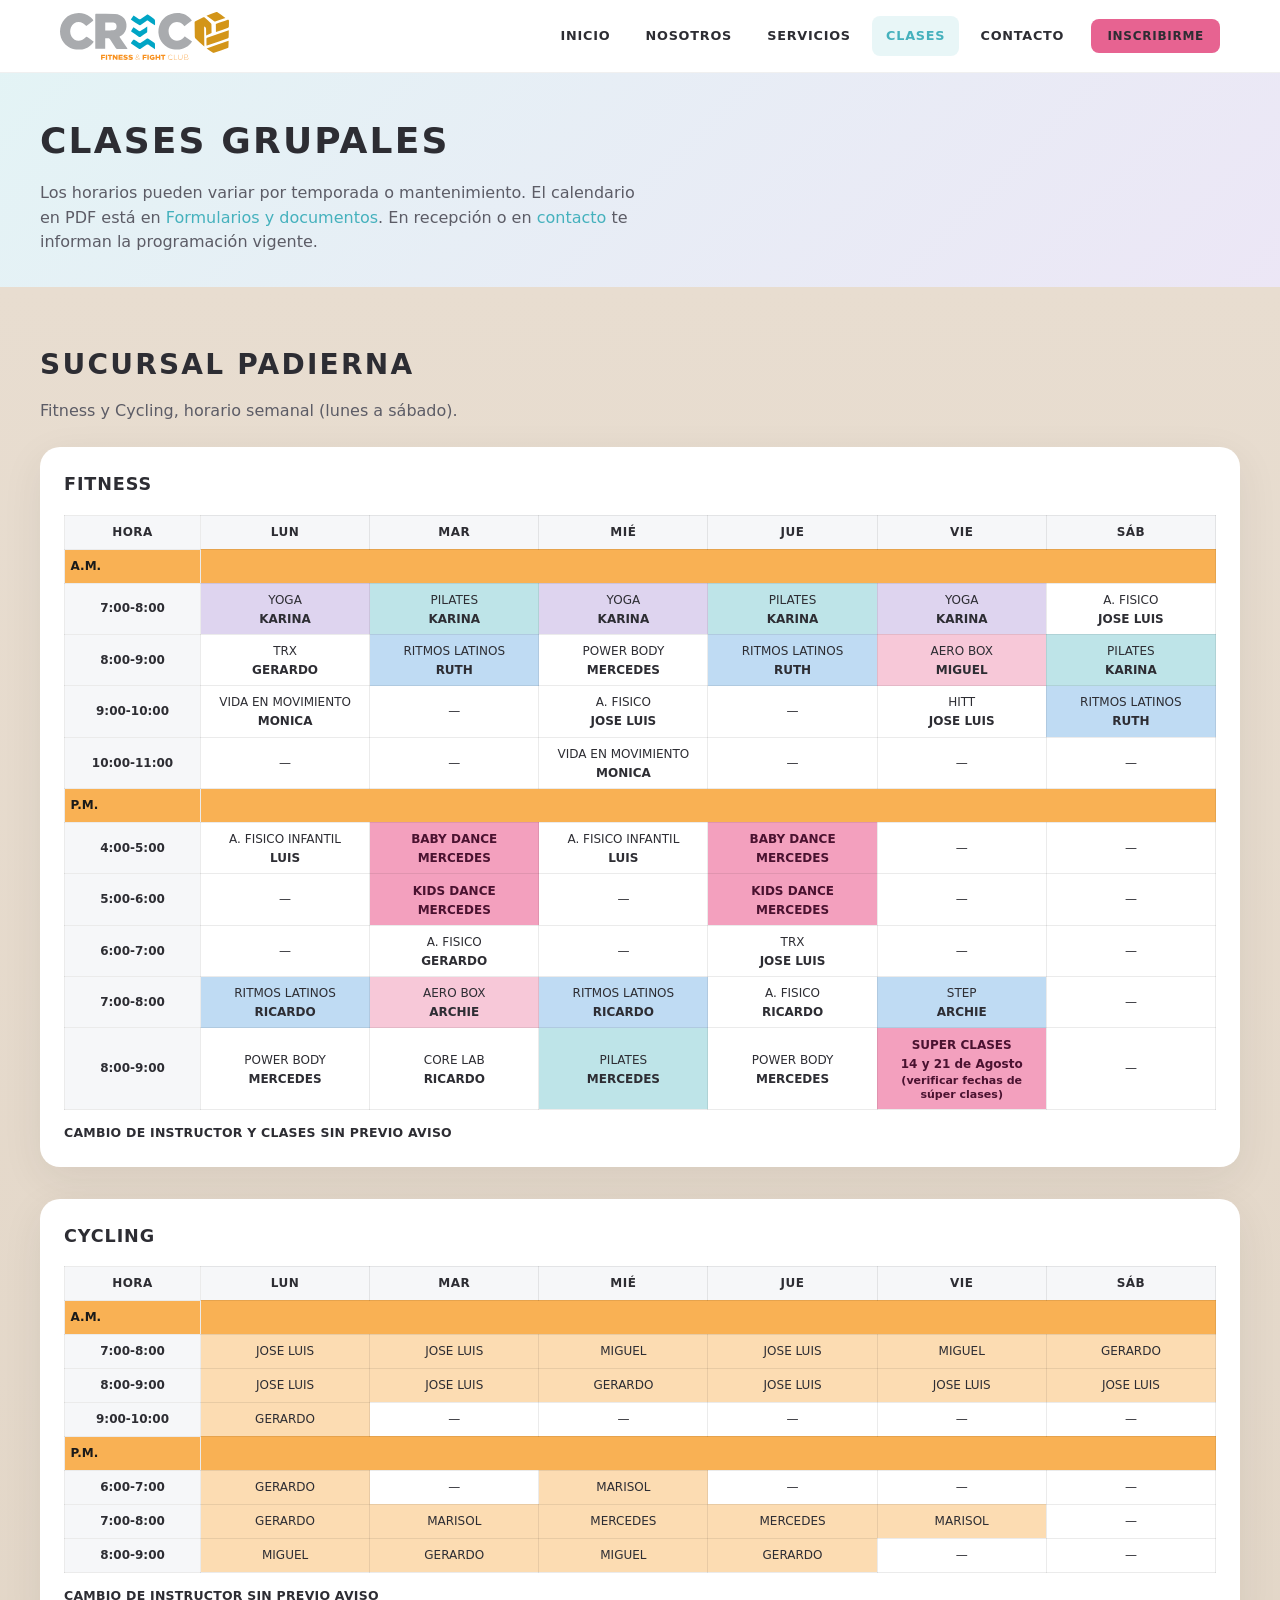
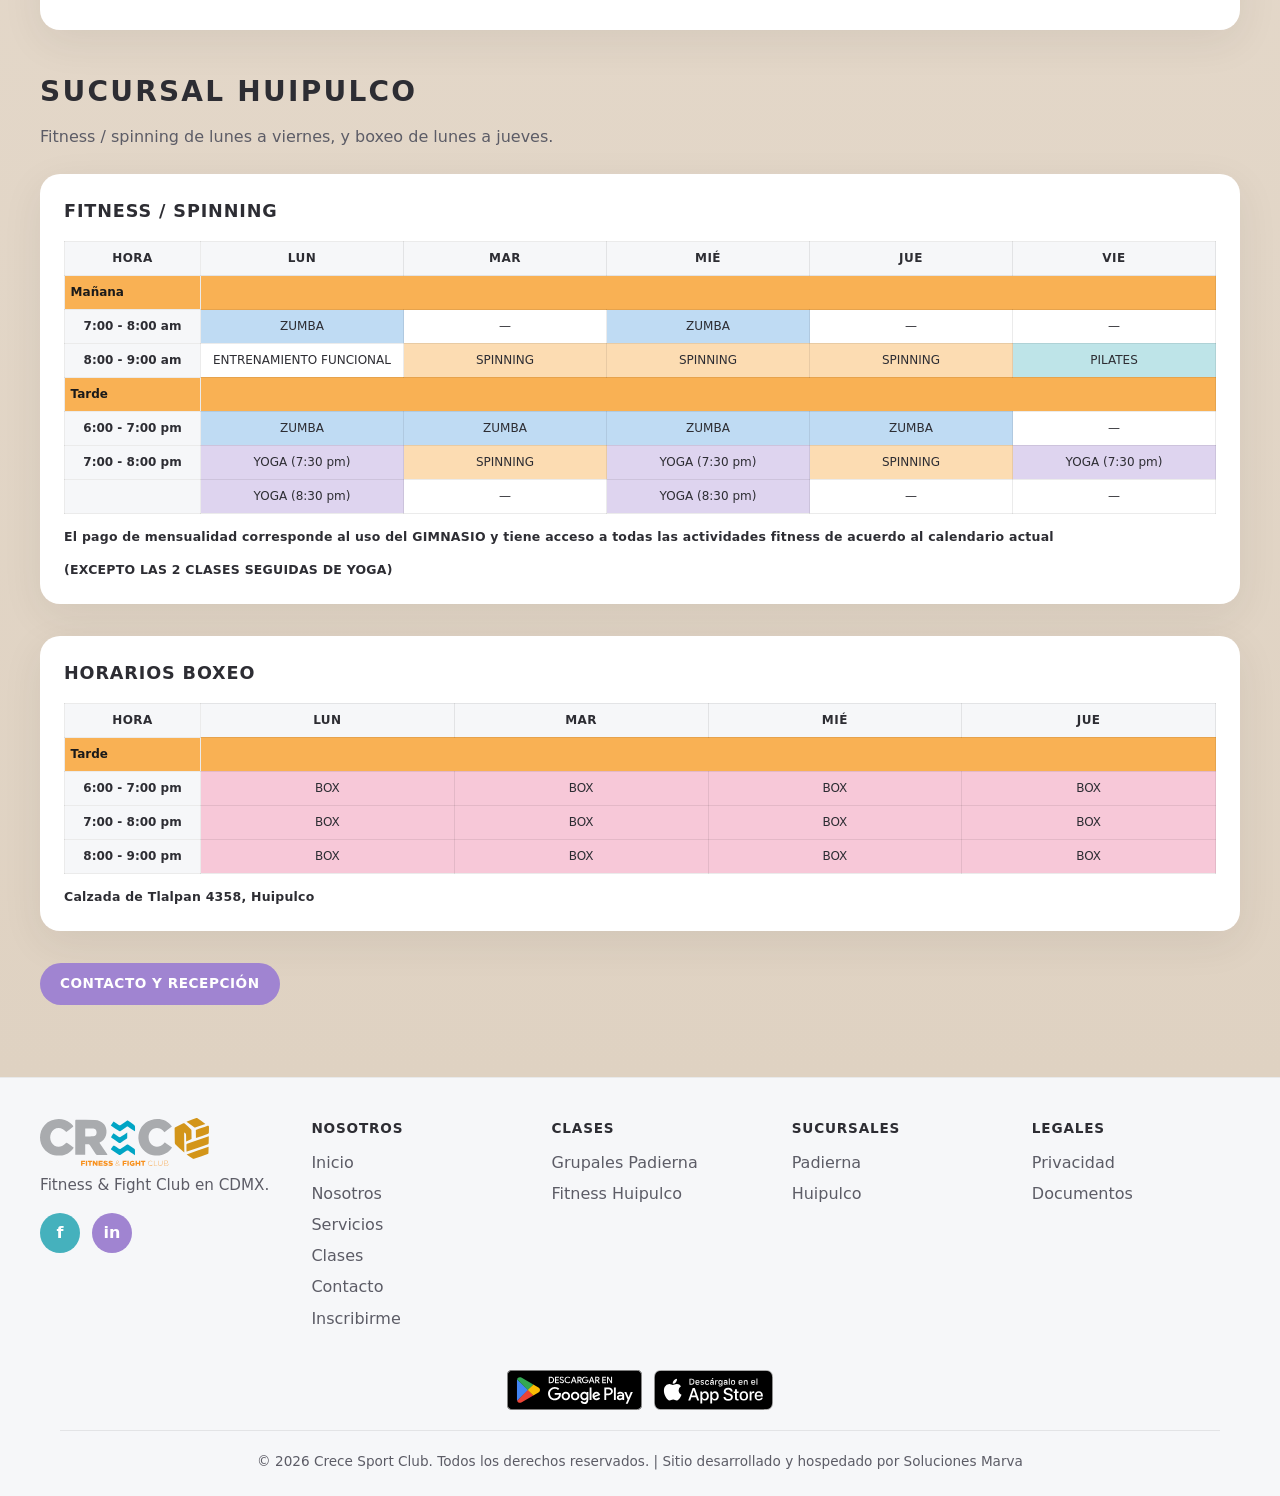
<file: clases/index.html>
<!DOCTYPE html>
<html lang="es-MX">
  <head>
    <meta charset="utf-8" />
    <meta name="viewport" content="width=device-width, initial-scale=1" />
    <title>Clases — Crece Sport Club</title>
    <meta name="description" content="Clases grupales en sucursal Padierna y Huipulco. Crece Sport Club." />
    <link rel="icon" href="https://cdn-clients.solucionesmarva.com/CU2402-00057/img/favicon.ico" type="image/x-icon" />
    <link rel="stylesheet" href="../assets/css/styles.css?v=horarios20261111" />
  <!-- Marva Analytics -->
  <script>
    var _paq = window._paq = window._paq || [];
    /* tracker methods like "setCustomDimension" should be called before "trackPageView" */
    _paq.push(['trackPageView']);
    _paq.push(['enableLinkTracking']);
    (function() {
      var u="//analytics.solucionesmarva.com/";
      _paq.push(['setTrackerUrl', u+'matomo.php']);
      _paq.push(['setSiteId', '5']);
      var d=document, g=d.createElement('script'), s=d.getElementsByTagName('script')[0];
      g.async=true; g.src=u+'matomo.js'; s.parentNode.insertBefore(g,s);
    })();
  </script>
  <!-- End Marva Analytics Code -->
  </head>
  <body>
    <a class="skip-link" href="#contenido">Saltar al contenido</a>
    <header class="site-header">
      <div class="header-inner">
        <a class="logo-link" href="../">
          <img src="../logo.svg" width="200" height="57" alt="Crece Sport Club" />
        </a>
        <button class="nav-toggle" type="button" aria-expanded="false" aria-controls="menu-principal" aria-label="Abrir menú">
          <span></span><span></span><span></span>
        </button>
        <nav class="site-nav" id="menu-principal" aria-label="Principal">
          <ul>
            <li><a href="../">Inicio</a></li>
            <li><a href="../nosotros/">Nosotros</a></li>
            <li><a href="../servicios/">Servicios</a></li>
            <li><a href="./" aria-current="page">Clases</a></li>
            <li><a href="../contacto/">Contacto</a></li>
            <li><a class="btn btn--pink nav-cta" href="../inscribirme/">Inscribirme</a></li>
          </ul>
        </nav>
      </div>
    </header>

    <main id="contenido">
      <header class="page-hero">
        <div class="wrap">
          <h1>Clases grupales</h1>
          <p>
            Los horarios pueden variar por temporada o mantenimiento. El calendario en PDF está en
            <a href="../documentos/">Formularios y documentos</a>. En recepción o en <a href="../contacto/">contacto</a> te informan la programación vigente.
          </p>
        </div>
      </header>

      <section class="section section--wood">
        <div class="wrap">
          <h2 class="section-title" id="padierna">Sucursal Padierna</h2>
          <p class="section-lead">Fitness y Cycling, horario semanal (lunes a sábado).</p>
          <div class="schedule-block">
            <h3>Fitness</h3>
            <table class="schedule">
              <thead>
                <tr>
                  <th>Hora</th>
                  <th>Lun</th>
                  <th>Mar</th>
                  <th>Mié</th>
                  <th>Jue</th>
                  <th>Vie</th>
                  <th>Sáb</th>
                </tr>
              </thead>
              <tbody>
                <tr class="schedule-period">
                  <th>A.M.</th>
                  <td colspan="6"></td>
                </tr>
                <tr>
                  <th>7:00-8:00</th>
                  <td class="cell-yoga">YOGA<span class="schedule-who">KARINA</span></td>
                  <td class="cell-pilates">PILATES<span class="schedule-who">KARINA</span></td>
                  <td class="cell-yoga">YOGA<span class="schedule-who">KARINA</span></td>
                  <td class="cell-pilates">PILATES<span class="schedule-who">KARINA</span></td>
                  <td class="cell-yoga">YOGA<span class="schedule-who">KARINA</span></td>
                  <td>A. FISICO<span class="schedule-who">JOSE LUIS</span></td>
                </tr>
                <tr>
                  <th>8:00-9:00</th>
                  <td>TRX<span class="schedule-who">GERARDO</span></td>
                  <td class="cell-dance">RITMOS LATINOS<span class="schedule-who">RUTH</span></td>
                  <td>POWER BODY<span class="schedule-who">MERCEDES</span></td>
                  <td class="cell-dance">RITMOS LATINOS<span class="schedule-who">RUTH</span></td>
                  <td class="cell-box">AERO BOX<span class="schedule-who">MIGUEL</span></td>
                  <td class="cell-pilates">PILATES<span class="schedule-who">KARINA</span></td>
                </tr>
                <tr>
                  <th>9:00-10:00</th>
                  <td>VIDA EN MOVIMIENTO<span class="schedule-who">MONICA</span></td>
                  <td>—</td>
                  <td>A. FISICO<span class="schedule-who">JOSE LUIS</span></td>
                  <td>—</td>
                  <td>HITT<span class="schedule-who">JOSE LUIS</span></td>
                  <td class="cell-dance">RITMOS LATINOS<span class="schedule-who">RUTH</span></td>
                </tr>
                <tr>
                  <th>10:00-11:00</th>
                  <td>—</td>
                  <td>—</td>
                  <td>VIDA EN MOVIMIENTO<span class="schedule-who">MONICA</span></td>
                  <td>—</td>
                  <td>—</td>
                  <td>—</td>
                </tr>
                <tr class="schedule-period">
                  <th>P.M.</th>
                  <td colspan="6"></td>
                </tr>
                <tr>
                  <th>4:00-5:00</th>
                  <td>A. FISICO INFANTIL<span class="schedule-who">LUIS</span></td>
                  <td class="cell-pink">BABY DANCE<span class="schedule-who">MERCEDES</span></td>
                  <td>A. FISICO INFANTIL<span class="schedule-who">LUIS</span></td>
                  <td class="cell-pink">BABY DANCE<span class="schedule-who">MERCEDES</span></td>
                  <td>—</td>
                  <td>—</td>
                </tr>
                <tr>
                  <th>5:00-6:00</th>
                  <td>—</td>
                  <td class="cell-pink">KIDS DANCE<span class="schedule-who">MERCEDES</span></td>
                  <td>—</td>
                  <td class="cell-pink">KIDS DANCE<span class="schedule-who">MERCEDES</span></td>
                  <td>—</td>
                  <td>—</td>
                </tr>
                <tr>
                  <th>6:00-7:00</th>
                  <td>—</td>
                  <td>A. FISICO<span class="schedule-who">GERARDO</span></td>
                  <td>—</td>
                  <td>TRX<span class="schedule-who">JOSE LUIS</span></td>
                  <td>—</td>
                  <td>—</td>
                </tr>
                <tr>
                  <th>7:00-8:00</th>
                  <td class="cell-dance">RITMOS LATINOS<span class="schedule-who">RICARDO</span></td>
                  <td class="cell-box">AERO BOX<span class="schedule-who">ARCHIE</span></td>
                  <td class="cell-dance">RITMOS LATINOS<span class="schedule-who">RICARDO</span></td>
                  <td>A. FISICO<span class="schedule-who">RICARDO</span></td>
                  <td class="cell-dance">STEP<span class="schedule-who">ARCHIE</span></td>
                  <td>—</td>
                </tr>
                <tr>
                  <th>8:00-9:00</th>
                  <td>POWER BODY<span class="schedule-who">MERCEDES</span></td>
                  <td>CORE LAB<span class="schedule-who">RICARDO</span></td>
                  <td class="cell-pilates">PILATES<span class="schedule-who">MERCEDES</span></td>
                  <td>POWER BODY<span class="schedule-who">MERCEDES</span></td>
                  <td class="cell-pink">SUPER CLASES<span class="schedule-who">14 y 21 de Agosto</span><span class="schedule-verify">(verificar fechas de súper clases)</span></td>
                  <td>—</td>
                </tr>
              </tbody>
            </table>
            <p class="schedule-note">CAMBIO DE INSTRUCTOR Y CLASES SIN PREVIO AVISO</p>
          </div>

          <div class="schedule-block">
            <h3>Cycling</h3>
            <table class="schedule">
              <thead>
                <tr>
                  <th>Hora</th>
                  <th>Lun</th>
                  <th>Mar</th>
                  <th>Mié</th>
                  <th>Jue</th>
                  <th>Vie</th>
                  <th>Sáb</th>
                </tr>
              </thead>
              <tbody>
                <tr class="schedule-period">
                  <th>A.M.</th>
                  <td colspan="6"></td>
                </tr>
                <tr>
                  <th>7:00-8:00</th>
                  <td class="cell-spin">JOSE LUIS</td>
                  <td class="cell-spin">JOSE LUIS</td>
                  <td class="cell-spin">MIGUEL</td>
                  <td class="cell-spin">JOSE LUIS</td>
                  <td class="cell-spin">MIGUEL</td>
                  <td class="cell-spin">GERARDO</td>
                </tr>
                <tr>
                  <th>8:00-9:00</th>
                  <td class="cell-spin">JOSE LUIS</td>
                  <td class="cell-spin">JOSE LUIS</td>
                  <td class="cell-spin">GERARDO</td>
                  <td class="cell-spin">JOSE LUIS</td>
                  <td class="cell-spin">JOSE LUIS</td>
                  <td class="cell-spin">JOSE LUIS</td>
                </tr>
                <tr>
                  <th>9:00-10:00</th>
                  <td class="cell-spin">GERARDO</td>
                  <td>—</td>
                  <td>—</td>
                  <td>—</td>
                  <td>—</td>
                  <td>—</td>
                </tr>
                <tr class="schedule-period">
                  <th>P.M.</th>
                  <td colspan="6"></td>
                </tr>
                <tr>
                  <th>6:00-7:00</th>
                  <td class="cell-spin">GERARDO</td>
                  <td>—</td>
                  <td class="cell-spin">MARISOL</td>
                  <td>—</td>
                  <td>—</td>
                  <td>—</td>
                </tr>
                <tr>
                  <th>7:00-8:00</th>
                  <td class="cell-spin">GERARDO</td>
                  <td class="cell-spin">MARISOL</td>
                  <td class="cell-spin">MERCEDES</td>
                  <td class="cell-spin">MERCEDES</td>
                  <td class="cell-spin">MARISOL</td>
                  <td>—</td>
                </tr>
                <tr>
                  <th>8:00-9:00</th>
                  <td class="cell-spin">MIGUEL</td>
                  <td class="cell-spin">GERARDO</td>
                  <td class="cell-spin">MIGUEL</td>
                  <td class="cell-spin">GERARDO</td>
                  <td>—</td>
                  <td>—</td>
                </tr>
              </tbody>
            </table>
            <p class="schedule-note">CAMBIO DE INSTRUCTOR SIN PREVIO AVISO</p>
          </div>

          <h2 class="section-title" id="huipulco" style="margin-top: 2.5rem">Sucursal Huipulco</h2>
          <p class="section-lead">Fitness / spinning de lunes a viernes, y boxeo de lunes a jueves.</p>
          <div class="schedule-block">
            <h3>Fitness / spinning</h3>
            <table class="schedule">
              <thead>
                <tr>
                  <th>Hora</th>
                  <th>Lun</th>
                  <th>Mar</th>
                  <th>Mié</th>
                  <th>Jue</th>
                  <th>Vie</th>
                </tr>
              </thead>
              <tbody>
                <tr class="schedule-period">
                  <th>Mañana</th>
                  <td colspan="5"></td>
                </tr>
                <tr>
                  <th>7:00 - 8:00 am</th>
                  <td class="cell-dance">ZUMBA</td>
                  <td>—</td>
                  <td class="cell-dance">ZUMBA</td>
                  <td>—</td>
                  <td>—</td>
                </tr>
                <tr>
                  <th>8:00 - 9:00 am</th>
                  <td>ENTRENAMIENTO FUNCIONAL</td>
                  <td class="cell-spin">SPINNING</td>
                  <td class="cell-spin">SPINNING</td>
                  <td class="cell-spin">SPINNING</td>
                  <td class="cell-pilates">PILATES</td>
                </tr>
                <tr class="schedule-period">
                  <th>Tarde</th>
                  <td colspan="5"></td>
                </tr>
                <tr>
                  <th>6:00 - 7:00 pm</th>
                  <td class="cell-dance">ZUMBA</td>
                  <td class="cell-dance">ZUMBA</td>
                  <td class="cell-dance">ZUMBA</td>
                  <td class="cell-dance">ZUMBA</td>
                  <td>—</td>
                </tr>
                <tr>
                  <th>7:00 - 8:00 pm</th>
                  <td class="cell-yoga">YOGA (7:30 pm)</td>
                  <td class="cell-spin">SPINNING</td>
                  <td class="cell-yoga">YOGA (7:30 pm)</td>
                  <td class="cell-spin">SPINNING</td>
                  <td class="cell-yoga">YOGA (7:30 pm)</td>
                </tr>
                <tr>
                  <th></th>
                  <td class="cell-yoga">YOGA (8:30 pm)</td>
                  <td>—</td>
                  <td class="cell-yoga">YOGA (8:30 pm)</td>
                  <td>—</td>
                  <td>—</td>
                </tr>
              </tbody>
            </table>
            <p class="schedule-note">El pago de mensualidad corresponde al uso del GIMNASIO y tiene acceso a todas las actividades fitness de acuerdo al calendario actual</p>
            <p class="schedule-note">(EXCEPTO LAS 2 CLASES SEGUIDAS DE YOGA)</p>
          </div>

          <div class="schedule-block">
            <h3>Horarios Boxeo</h3>
            <table class="schedule">
              <thead>
                <tr>
                  <th>Hora</th>
                  <th>Lun</th>
                  <th>Mar</th>
                  <th>Mié</th>
                  <th>Jue</th>
                </tr>
              </thead>
              <tbody>
                <tr class="schedule-period">
                  <th>Tarde</th>
                  <td colspan="4"></td>
                </tr>
                <tr>
                  <th>6:00 - 7:00 pm</th>
                  <td class="cell-box">BOX</td>
                  <td class="cell-box">BOX</td>
                  <td class="cell-box">BOX</td>
                  <td class="cell-box">BOX</td>
                </tr>
                <tr>
                  <th>7:00 - 8:00 pm</th>
                  <td class="cell-box">BOX</td>
                  <td class="cell-box">BOX</td>
                  <td class="cell-box">BOX</td>
                  <td class="cell-box">BOX</td>
                </tr>
                <tr>
                  <th>8:00 - 9:00 pm</th>
                  <td class="cell-box">BOX</td>
                  <td class="cell-box">BOX</td>
                  <td class="cell-box">BOX</td>
                  <td class="cell-box">BOX</td>
                </tr>
              </tbody>
            </table>
            <p class="schedule-note">Calzada de Tlalpan 4358, Huipulco</p>
          </div>
          <p><a class="btn btn--purple" href="../contacto/">Contacto y recepción</a></p>
        </div>
      </section>
    </main>

    <footer class="site-footer">
      <div class="wrap footer-grid footer-grid--5">
        <div class="footer-about">
          <a class="logo-link" href="../"><img src="../logo.svg" width="180" height="51" alt="Crece" /></a>
          <p>Fitness &amp; Fight Club en CDMX.</p>
          <div class="social" aria-label="Redes sociales">
            <a href="https://www.facebook.com/" rel="noopener noreferrer" target="_blank" aria-label="Facebook">f</a>
            <a href="https://www.instagram.com/" rel="noopener noreferrer" target="_blank" aria-label="Instagram">in</a>
          </div>
        </div>
        <div>
          <h4>Nosotros</h4>
          <ul>
            <li><a href="../">Inicio</a></li>
            <li><a href="../nosotros/">Nosotros</a></li>
            <li><a href="../servicios/">Servicios</a></li>
            <li><a href="./">Clases</a></li>
            <li><a href="../contacto/">Contacto</a></li>
            <li><a href="../inscribirme/">Inscribirme</a></li>
          </ul>
        </div>
        <div>
          <h4>Clases</h4>
          <ul>
            <li><a href="./#padierna">Grupales Padierna</a></li>
            <li><a href="./#huipulco">Fitness Huipulco</a></li>
          </ul>
        </div>
        <div>
          <h4>Sucursales</h4>
          <ul>
            <li><a href="../contacto/#padierna">Padierna</a></li>
            <li><a href="../contacto/#huipulco">Huipulco</a></li>
          </ul>
        </div>
        <div>
          <h4>Legales</h4>
          <ul>
            <li><a href="../privacidad/">Privacidad</a></li>
            <li><a href="../documentos/">Documentos</a></li>
          </ul>
        </div>
      </div>
      <div class="footer-bottom">
      <div class="app-store-badges" aria-label="Descargar la app">
        <a href="https://play.google.com/store/apps/details?id=com.crecesportclub.katana" rel="noopener noreferrer" target="_blank">
          <img src="../assets/img/app-badges/google-play.svg" alt="Disponible en Google Play" height="40" width="135" />
        </a>
        <a href="https://apps.apple.com/mx/app/crece-sport-club/id6775593005" rel="noopener noreferrer" target="_blank">
          <img src="../assets/img/app-badges/app-store.svg" alt="Descárgalo en el App Store" height="40" width="120" />
        </a>
      </div>
      <p class="footer-bar">© <span id="y"></span> Crece Sport Club. Todos los derechos reservados. | Sitio desarrollado y hospedado por <a href="https://www.solucionesmarva.com" target="_blank" rel="noopener noreferrer">Soluciones Marva</a></p>
      </div>
    </footer>
    <script>
      document.getElementById("y").textContent = new Date().getFullYear();
    </script>
    <script src="../assets/js/main.js" defer></script>
  </body>
</html>
</file>
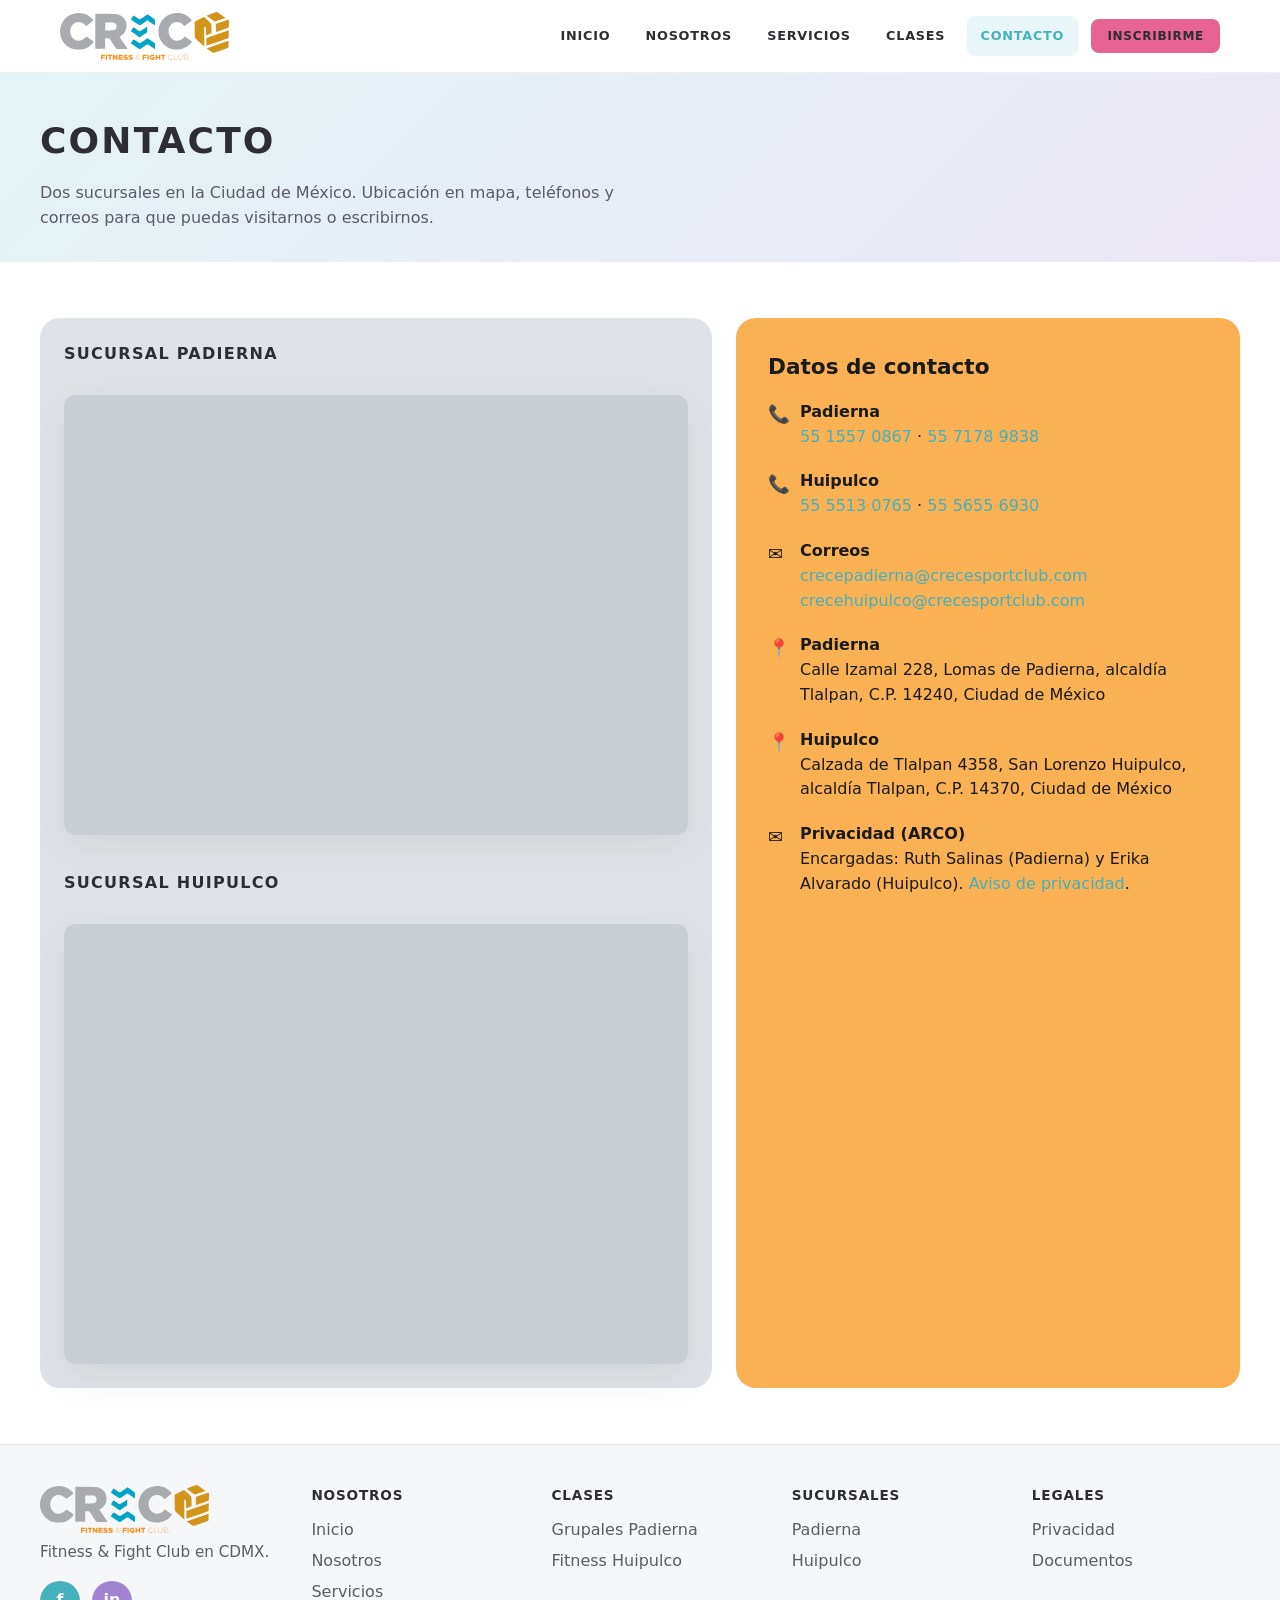
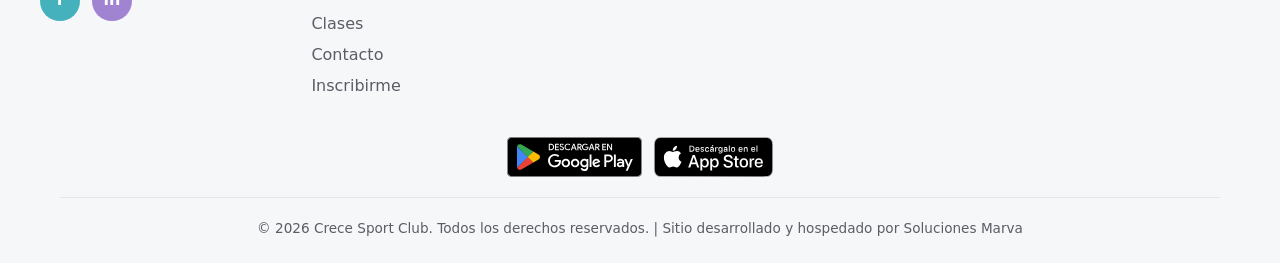
<file: contacto/index.html>
<!DOCTYPE html>
<html lang="es-MX">
  <head>
    <meta charset="utf-8" />
    <meta name="viewport" content="width=device-width, initial-scale=1" />
    <title>Contacto — Crece Sport Club</title>
    <meta name="description" content="Teléfonos, correo y ubicaciones de Crece Sport Club Padierna y Huipulco." />
    <link rel="icon" href="https://cdn-clients.solucionesmarva.com/CU2402-00057/img/favicon.ico" type="image/x-icon" />
    <link rel="stylesheet" href="../assets/css/styles.css?v=inscribirme1" />
  <!-- Marva Analytics -->
  <script>
    var _paq = window._paq = window._paq || [];
    /* tracker methods like "setCustomDimension" should be called before "trackPageView" */
    _paq.push(['trackPageView']);
    _paq.push(['enableLinkTracking']);
    (function() {
      var u="//analytics.solucionesmarva.com/";
      _paq.push(['setTrackerUrl', u+'matomo.php']);
      _paq.push(['setSiteId', '5']);
      var d=document, g=d.createElement('script'), s=d.getElementsByTagName('script')[0];
      g.async=true; g.src=u+'matomo.js'; s.parentNode.insertBefore(g,s);
    })();
  </script>
  <!-- End Marva Analytics Code -->
  </head>
  <body>
    <a class="skip-link" href="#contenido">Saltar al contenido</a>
    <header class="site-header">
      <div class="header-inner">
        <a class="logo-link" href="../">
          <img src="../logo.svg" width="200" height="57" alt="Crece Sport Club" />
        </a>
        <button class="nav-toggle" type="button" aria-expanded="false" aria-controls="menu-principal" aria-label="Abrir menú">
          <span></span><span></span><span></span>
        </button>
        <nav class="site-nav" id="menu-principal" aria-label="Principal">
          <ul>
            <li><a href="../">Inicio</a></li>
            <li><a href="../nosotros/">Nosotros</a></li>
            <li><a href="../servicios/">Servicios</a></li>
            <li><a href="../clases/">Clases</a></li>
            <li><a href="./" aria-current="page">Contacto</a></li>
            <li><a class="btn btn--pink nav-cta" href="../inscribirme/">Inscribirme</a></li>
          </ul>
        </nav>
      </div>
    </header>

    <main id="contenido">
      <header class="page-hero">
        <div class="wrap">
          <h1>Contacto</h1>
          <p>
            Dos sucursales en la Ciudad de México. Ubicación en mapa, teléfonos y correos para que puedas visitarnos o escribirnos.
          </p>
        </div>
      </header>

      <section class="section">
        <div class="wrap contact-grid">
          <div class="maps-stack">
            <h2 class="section-title" id="padierna" style="font-size: 1rem; margin-bottom: 0.5rem">Sucursal Padierna</h2>
            <div class="map-embed">
              <iframe
                src="https://www.google.com/maps/embed?pb=!1m18!1m12!1m3!1d791.6669266590219!2d-99.22311859802137!3d19.290028590029106!2m3!1f0!2f0!3f0!3m2!1i1024!2i768!4f13.1!3m3!1m2!1s0x85cdffb28475cb69%3A0x376ab0f0e41c3a64!2sC.%20Izamal%20228%2C%20Lomas%20de%20Padierna%2C%20Tlalpan%2C%2014240%20Ciudad%20de%20M%C3%A9xico%2C%20CDMX!5e0!3m2!1ses-419!2smx!4v1776230342957!5m2!1ses-419!2smx"
                width="600"
                height="450"
                style="border: 0"
                allowfullscreen=""
                loading="lazy"
                referrerpolicy="no-referrer-when-downgrade"
                title="Ubicación sucursal Padierna — Calle Izamal 228"
              ></iframe>
            </div>
            <h2 class="section-title" id="huipulco" style="font-size: 1rem; margin: 1rem 0 0.5rem">Sucursal Huipulco</h2>
            <div class="map-embed">
              <iframe
                src="https://www.google.com/maps/embed?pb=!1m18!1m12!1m3!1d941.4164701203358!2d-99.15234758038942!3d19.29689085323279!2m3!1f0!2f0!3f0!3m2!1i1024!2i768!4f13.1!3m3!1m2!1s0x85ce00514b132cab%3A0x64b8735e5755619!2sCalz.%20de%20Tlalpan%204358%2C%20Huipulco%2C%20Tlalpan%2C%2014370%20Ciudad%20de%20M%C3%A9xico%2C%20CDMX!5e0!3m2!1ses-419!2smx!4v1776230383798!5m2!1ses-419!2smx"
                width="600"
                height="450"
                style="border: 0"
                allowfullscreen=""
                loading="lazy"
                referrerpolicy="no-referrer-when-downgrade"
                title="Ubicación sucursal Huipulco — Calzada de Tlalpan 4358"
              ></iframe>
            </div>
          </div>
          <aside class="contact-panel">
            <h2>Datos de contacto</h2>
            <ul class="contact-list">
              <li class="icon-phone">
                <strong>Padierna</strong><br />
                <a href="tel:+525515570867">55 1557 0867</a> · <a href="tel:+525571789838">55 7178 9838</a>
              </li>
              <li class="icon-phone">
                <strong>Huipulco</strong><br />
                <a href="tel:+525555130765">55 5513 0765</a> · <a href="tel:+525556556930">55 5655 6930</a>
              </li>
              <li class="icon-mail">
                <strong>Correos</strong><br />
                <a href="mailto:crecepadierna@crecesportclub.com">crecepadierna@crecesportclub.com</a><br />
                <a href="mailto:crecehuipulco@crecesportclub.com">crecehuipulco@crecesportclub.com</a>
              </li>
              <li class="icon-pin">
                <strong>Padierna</strong><br />
                Calle Izamal 228, Lomas de Padierna, alcaldía Tlalpan, C.P. 14240, Ciudad de México
              </li>
              <li class="icon-pin">
                <strong>Huipulco</strong><br />
                Calzada de Tlalpan 4358, San Lorenzo Huipulco, alcaldía Tlalpan, C.P. 14370, Ciudad de México
              </li>
              <li class="icon-mail">
                <strong>Privacidad (ARCO)</strong><br />
                Encargadas: Ruth Salinas (Padierna) y Erika Alvarado (Huipulco).
                <a href="../privacidad/">Aviso de privacidad</a>.
              </li>
            </ul>
          </aside>
        </div>
      </section>
    </main>

    <footer class="site-footer">
      <div class="wrap footer-grid footer-grid--5">
        <div class="footer-about">
          <a class="logo-link" href="../"><img src="../logo.svg" width="180" height="51" alt="Crece" /></a>
          <p>Fitness &amp; Fight Club en CDMX.</p>
          <div class="social" aria-label="Redes sociales">
            <a href="https://www.facebook.com/" rel="noopener noreferrer" target="_blank" aria-label="Facebook">f</a>
            <a href="https://www.instagram.com/" rel="noopener noreferrer" target="_blank" aria-label="Instagram">in</a>
          </div>
        </div>
        <div>
          <h4>Nosotros</h4>
          <ul>
            <li><a href="../">Inicio</a></li>
            <li><a href="../nosotros/">Nosotros</a></li>
            <li><a href="../servicios/">Servicios</a></li>
            <li><a href="../clases/">Clases</a></li>
            <li><a href="./">Contacto</a></li>
            <li><a href="../inscribirme/">Inscribirme</a></li>
          </ul>
        </div>
        <div>
          <h4>Clases</h4>
          <ul>
            <li><a href="../clases/#padierna">Grupales Padierna</a></li>
            <li><a href="../clases/#huipulco">Fitness Huipulco</a></li>
          </ul>
        </div>
        <div>
          <h4>Sucursales</h4>
          <ul>
            <li><a href="./#padierna">Padierna</a></li>
            <li><a href="./#huipulco">Huipulco</a></li>
          </ul>
        </div>
        <div>
          <h4>Legales</h4>
          <ul>
            <li><a href="../privacidad/">Privacidad</a></li>
            <li><a href="../documentos/">Documentos</a></li>
          </ul>
        </div>
      </div>
      <div class="footer-bottom">
      <div class="app-store-badges" aria-label="Descargar la app">
        <a href="https://play.google.com/store/apps/details?id=com.crecesportclub.katana" rel="noopener noreferrer" target="_blank">
          <img src="../assets/img/app-badges/google-play.svg" alt="Disponible en Google Play" height="40" width="135" />
        </a>
        <a href="https://apps.apple.com/mx/app/crece-sport-club/id6775593005" rel="noopener noreferrer" target="_blank">
          <img src="../assets/img/app-badges/app-store.svg" alt="Descárgalo en el App Store" height="40" width="120" />
        </a>
      </div>
      <p class="footer-bar">© <span id="y"></span> Crece Sport Club. Todos los derechos reservados. | Sitio desarrollado y hospedado por <a href="https://www.solucionesmarva.com" target="_blank" rel="noopener noreferrer">Soluciones Marva</a></p>
      </div>
    </footer>
    <script>
      document.getElementById("y").textContent = new Date().getFullYear();
    </script>
    <script src="../assets/js/main.js" defer></script>
  </body>
</html>
</file>
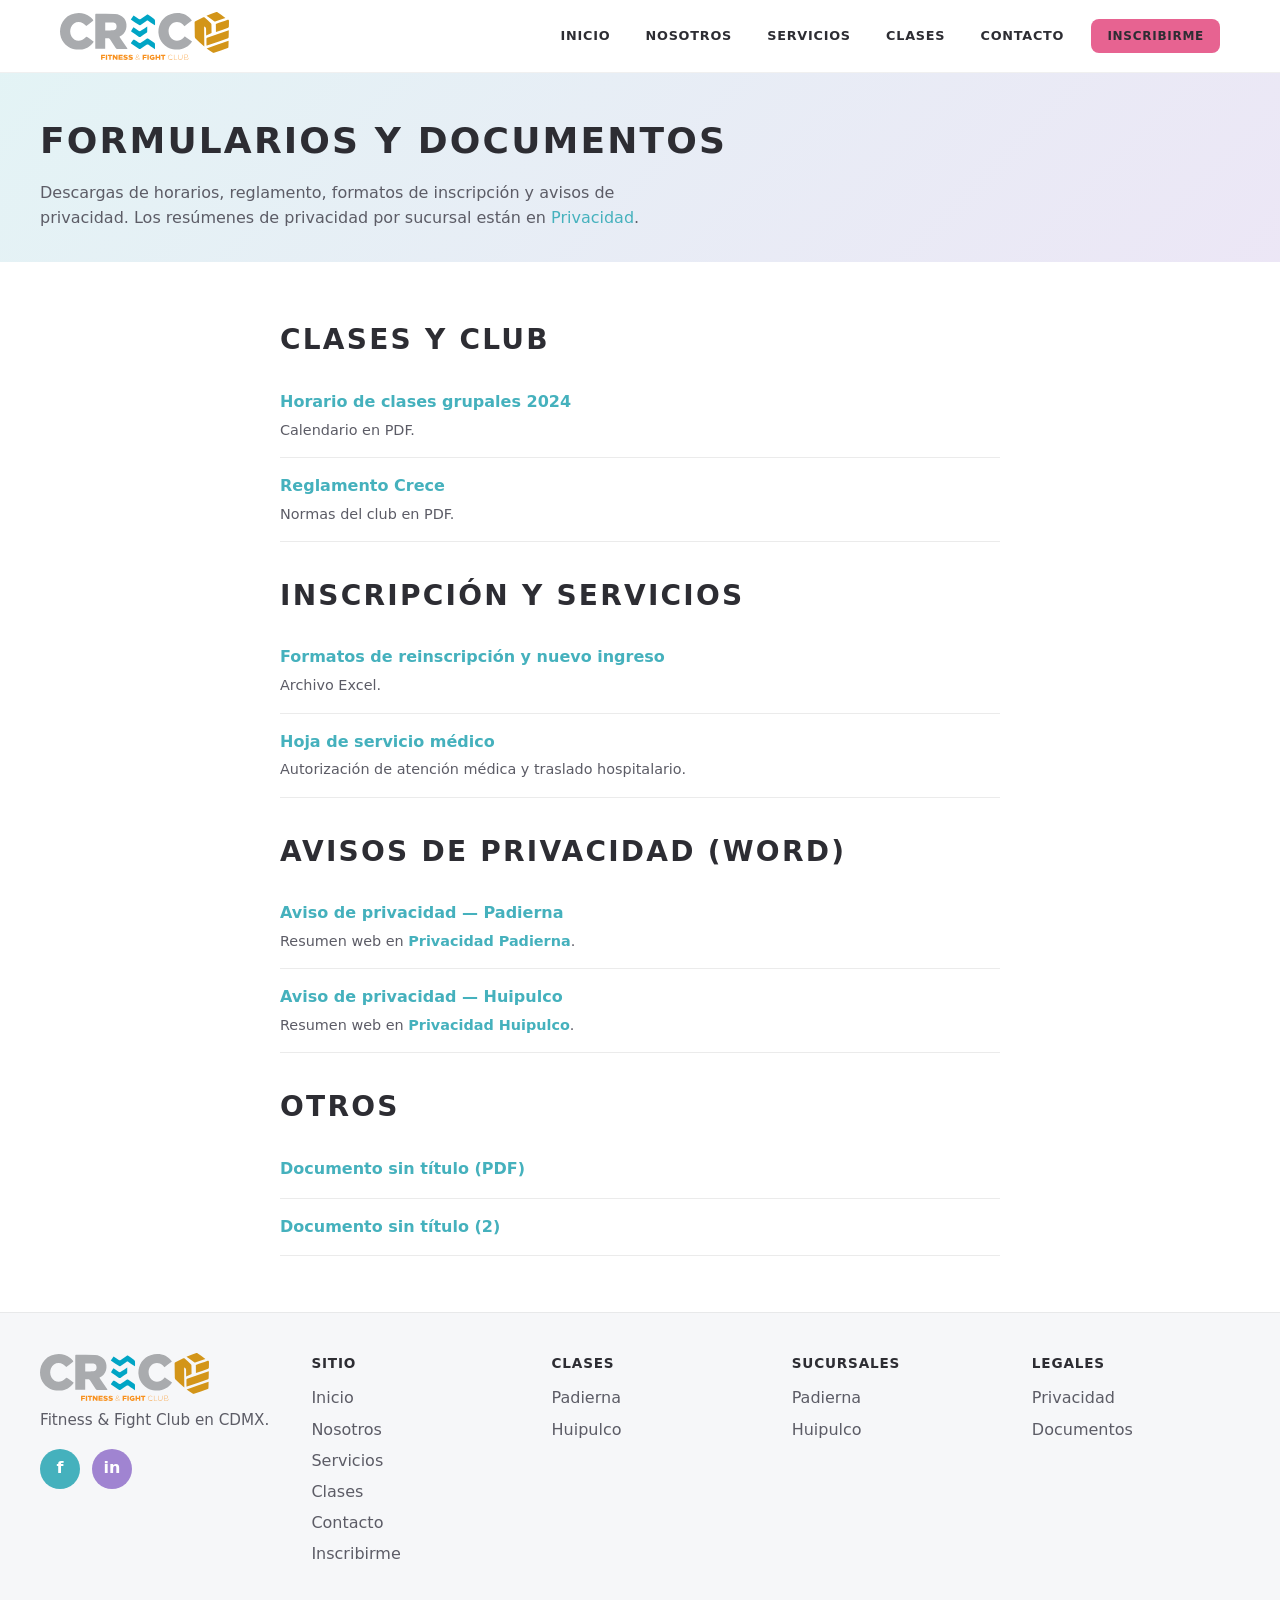
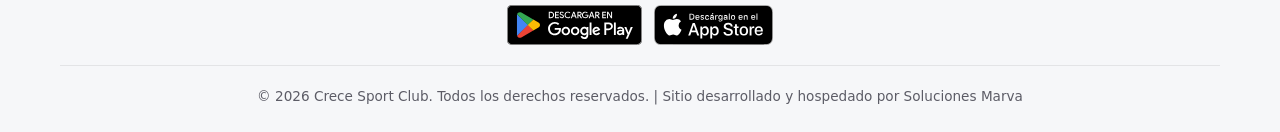
<file: documentos/index.html>
<!DOCTYPE html>
<html lang="es-MX">
  <head>
    <meta charset="utf-8" />
    <meta name="viewport" content="width=device-width, initial-scale=1" />
    <title>Formularios y documentos — Crece Sport Club</title>
    <meta name="description" content="Horarios, reglamento, formatos de inscripción y avisos de privacidad en PDF y Word." />
    <link rel="icon" href="https://cdn-clients.solucionesmarva.com/CU2402-00057/img/favicon.ico" type="image/x-icon" />
    <link rel="stylesheet" href="../assets/css/styles.css?v=inscribirme1" />
  <!-- Marva Analytics -->
  <script>
    var _paq = window._paq = window._paq || [];
    /* tracker methods like "setCustomDimension" should be called before "trackPageView" */
    _paq.push(['trackPageView']);
    _paq.push(['enableLinkTracking']);
    (function() {
      var u="//analytics.solucionesmarva.com/";
      _paq.push(['setTrackerUrl', u+'matomo.php']);
      _paq.push(['setSiteId', '5']);
      var d=document, g=d.createElement('script'), s=d.getElementsByTagName('script')[0];
      g.async=true; g.src=u+'matomo.js'; s.parentNode.insertBefore(g,s);
    })();
  </script>
  <!-- End Marva Analytics Code -->
  </head>
  <body>
    <a class="skip-link" href="#contenido">Saltar al contenido</a>
    <header class="site-header">
      <div class="header-inner">
        <a class="logo-link" href="../">
          <img src="../logo.svg" width="200" height="57" alt="Crece Sport Club" />
        </a>
        <button class="nav-toggle" type="button" aria-expanded="false" aria-controls="menu-principal" aria-label="Abrir menú">
          <span></span><span></span><span></span>
        </button>
        <nav class="site-nav" id="menu-principal" aria-label="Principal">
          <ul>
            <li><a href="../">Inicio</a></li>
            <li><a href="../nosotros/">Nosotros</a></li>
            <li><a href="../servicios/">Servicios</a></li>
            <li><a href="../clases/">Clases</a></li>
            <li><a href="../contacto/">Contacto</a></li>
            <li><a class="btn btn--pink nav-cta" href="../inscribirme/">Inscribirme</a></li>
          </ul>
        </nav>
      </div>
    </header>

    <main id="contenido">
      <header class="page-hero">
        <div class="wrap">
          <h1>Formularios y documentos</h1>
          <p>
            Descargas de horarios, reglamento, formatos de inscripción y avisos de privacidad. Los resúmenes de privacidad por sucursal están en
            <a href="../privacidad/">Privacidad</a>.
          </p>
        </div>
      </header>

      <section class="section">
        <div class="wrap" style="max-width: 720px">
          <h2 class="section-title">Clases y club</h2>
          <ul class="doc-list">
            <li>
              <a
                href="https://cdn-clients.solucionesmarva.com/CU2402-00057/docs/HORARIO%20DE%20CLASES%20GRUPALES%202024.pdf"
                rel="noopener noreferrer"
                target="_blank"
                >Horario de clases grupales 2024</a
              >
              <span>Calendario en PDF.</span>
            </li>
            <li>
              <a
                href="https://cdn-clients.solucionesmarva.com/CU2402-00057/docs/REGLAMENTO%20CRECE.pdf"
                rel="noopener noreferrer"
                target="_blank"
                >Reglamento Crece</a
              >
              <span>Normas del club en PDF.</span>
            </li>
          </ul>

          <h2 class="section-title" style="margin-top: 2rem">Inscripción y servicios</h2>
          <ul class="doc-list">
            <li>
              <a
                href="https://cdn-clients.solucionesmarva.com/CU2402-00057/docs/FORMATOS%20DE%20REINSCRIPCION%20Y%20NUEVO%20INGRESO.xlsx"
                rel="noopener noreferrer"
                target="_blank"
                >Formatos de reinscripción y nuevo ingreso</a
              >
              <span>Archivo Excel.</span>
            </li>
            <li>
              <a
                href="https://cdn-clients.solucionesmarva.com/CU2402-00057/docs/HOJA%20DE%20SERVICIO%20MEDICO.docx"
                rel="noopener noreferrer"
                target="_blank"
                >Hoja de servicio médico</a
              >
              <span>Autorización de atención médica y traslado hospitalario.</span>
            </li>
          </ul>

          <h2 class="section-title" style="margin-top: 2rem">Avisos de privacidad (Word)</h2>
          <ul class="doc-list">
            <li>
              <a
                href="https://cdn-clients.solucionesmarva.com/CU2402-00057/docs/Aviso%20de%20Privacidad%20Crece%20Sport%20Club%20PADIERNA%20-%20PaiGgina%20web.docx"
                rel="noopener noreferrer"
                target="_blank"
                >Aviso de privacidad — Padierna</a
              >
              <span>Resumen web en <a href="../privacidad/padierna/">Privacidad Padierna</a>.</span>
            </li>
            <li>
              <a
                href="https://cdn-clients.solucionesmarva.com/CU2402-00057/docs/Aviso%20de%20Privacidad%20HUIPULCO%20-%20Usuarios.docx"
                rel="noopener noreferrer"
                target="_blank"
                >Aviso de privacidad — Huipulco</a
              >
              <span>Resumen web en <a href="../privacidad/huipulco/">Privacidad Huipulco</a>.</span>
            </li>
          </ul>

          <h2 class="section-title" style="margin-top: 2rem">Otros</h2>
          <ul class="doc-list">
            <li>
              <a
                href="https://cdn-clients.solucionesmarva.com/CU2402-00057/docs/Documento%20sin%20t%C3%ADtulo.pdf"
                rel="noopener noreferrer"
                target="_blank"
                >Documento sin título (PDF)</a
              >
            </li>
            <li>
              <a
                href="https://cdn-clients.solucionesmarva.com/CU2402-00057/docs/Documento%20sin%20t%C3%ADtulo%20(2).docx"
                rel="noopener noreferrer"
                target="_blank"
                >Documento sin título (2)</a
              >
            </li>
          </ul>
        </div>
      </section>
    </main>

    <footer class="site-footer">
      <div class="wrap footer-grid footer-grid--5">
        <div class="footer-about">
          <a class="logo-link" href="../"><img src="../logo.svg" width="180" height="51" alt="Crece" /></a>
          <p>Fitness &amp; Fight Club en CDMX.</p>
          <div class="social" aria-label="Redes sociales">
            <a href="https://www.facebook.com/" rel="noopener noreferrer" target="_blank" aria-label="Facebook">f</a>
            <a href="https://www.instagram.com/" rel="noopener noreferrer" target="_blank" aria-label="Instagram">in</a>
          </div>
        </div>
        <div>
          <h4>Sitio</h4>
          <ul>
            <li><a href="../">Inicio</a></li>
            <li><a href="../nosotros/">Nosotros</a></li>
            <li><a href="../servicios/">Servicios</a></li>
            <li><a href="../clases/">Clases</a></li>
            <li><a href="../contacto/">Contacto</a></li>
            <li><a href="../inscribirme/">Inscribirme</a></li>
          </ul>
        </div>
        <div>
          <h4>Clases</h4>
          <ul>
            <li><a href="../clases/#padierna">Padierna</a></li>
            <li><a href="../clases/#huipulco">Huipulco</a></li>
          </ul>
        </div>
        <div>
          <h4>Sucursales</h4>
          <ul>
            <li><a href="../contacto/#padierna">Padierna</a></li>
            <li><a href="../contacto/#huipulco">Huipulco</a></li>
          </ul>
        </div>
        <div>
          <h4>Legales</h4>
          <ul>
            <li><a href="../privacidad/">Privacidad</a></li>
            <li><a href="./">Documentos</a></li>
          </ul>
        </div>
      </div>
      <div class="footer-bottom">
      <div class="app-store-badges" aria-label="Descargar la app">
        <a href="https://play.google.com/store/apps/details?id=com.crecesportclub.katana" rel="noopener noreferrer" target="_blank">
          <img src="../assets/img/app-badges/google-play.svg" alt="Disponible en Google Play" height="40" width="135" />
        </a>
        <a href="https://apps.apple.com/mx/app/crece-sport-club/id6775593005" rel="noopener noreferrer" target="_blank">
          <img src="../assets/img/app-badges/app-store.svg" alt="Descárgalo en el App Store" height="40" width="120" />
        </a>
      </div>
      <p class="footer-bar">© <span id="y"></span> Crece Sport Club. Todos los derechos reservados. | Sitio desarrollado y hospedado por <a href="https://www.solucionesmarva.com" target="_blank" rel="noopener noreferrer">Soluciones Marva</a></p>
      </div>
    </footer>
    <script>
      document.getElementById("y").textContent = new Date().getFullYear();
    </script>
    <script src="../assets/js/main.js" defer></script>
  </body>
</html>
</file>
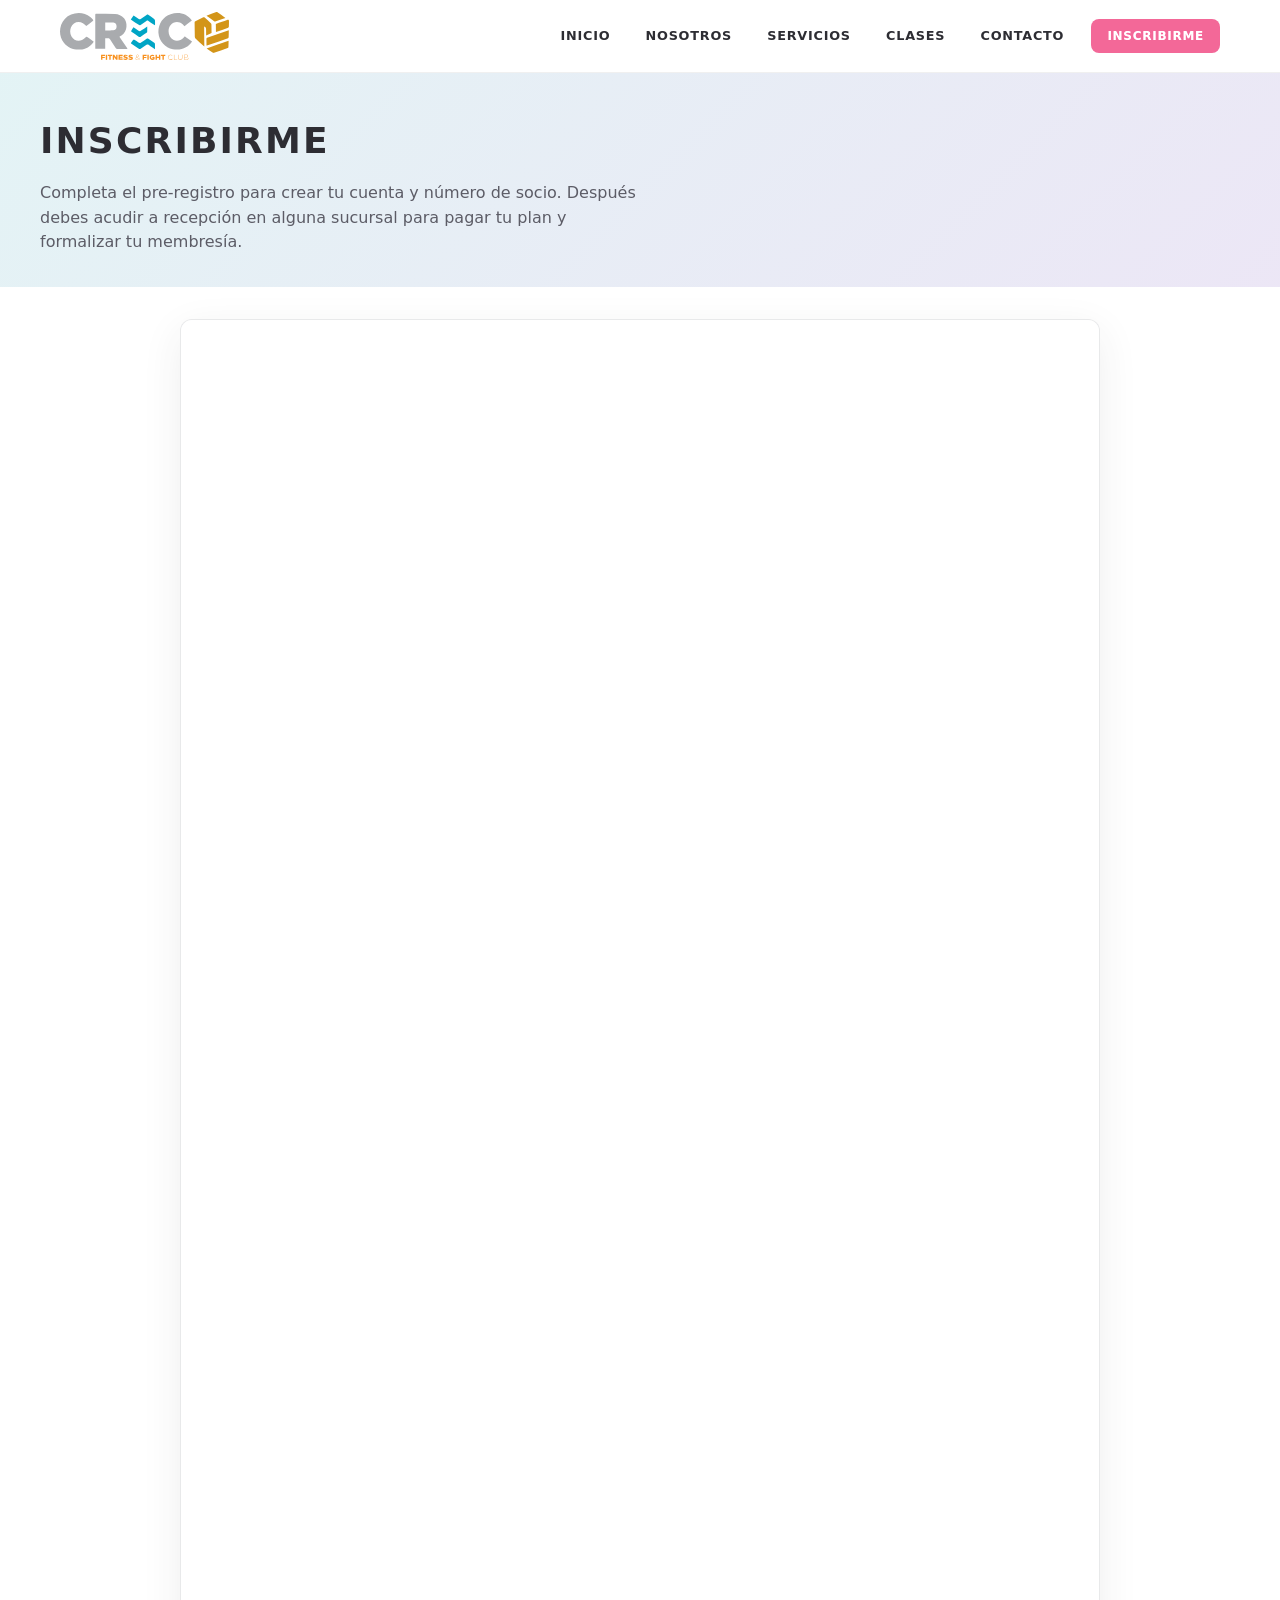
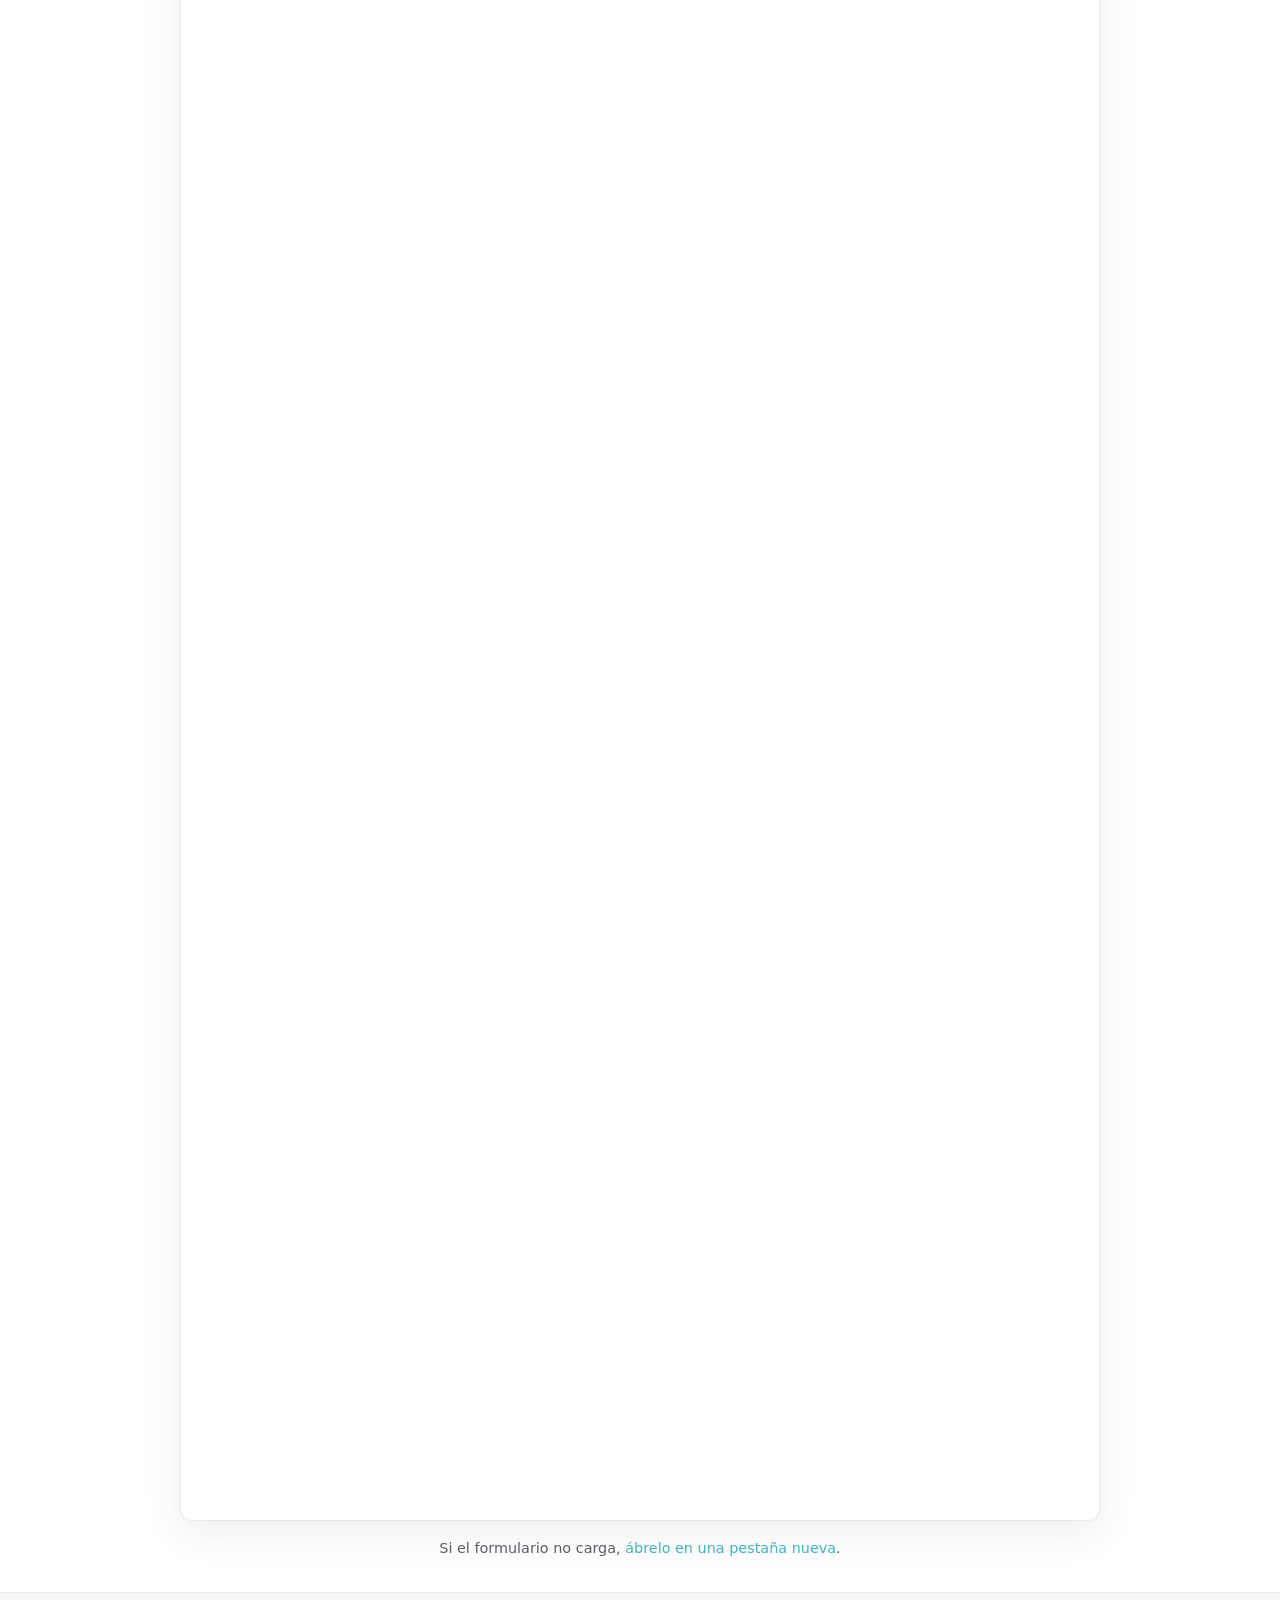
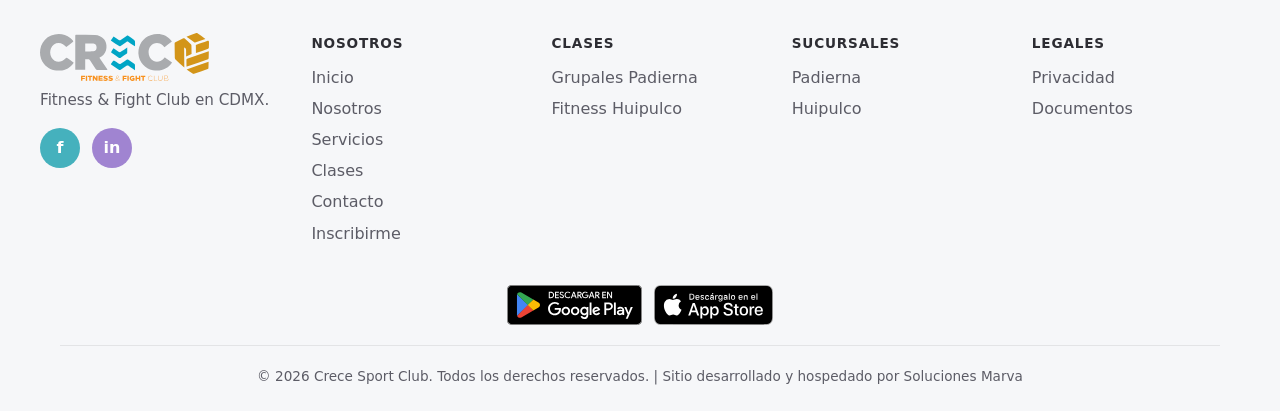
<file: inscribirme/index.html>
<!DOCTYPE html>
<html lang="es-MX">
  <head>
    <meta charset="utf-8" />
    <meta name="viewport" content="width=device-width, initial-scale=1" />
    <title>Inscribirme — Crece Sport Club</title>
    <meta
      name="description"
      content="Pre-registro web de Crece Sport Club: completa tus datos para crear tu cuenta y número de socio."
    />
    <link rel="icon" href="https://cdn-clients.solucionesmarva.com/CU2402-00057/img/favicon.ico" type="image/x-icon" />
    <link rel="stylesheet" href="../assets/css/styles.css?v=inscribirme2" />
  <!-- Marva Analytics -->
  <script>
    var _paq = window._paq = window._paq || [];
    /* tracker methods like "setCustomDimension" should be called before "trackPageView" */
    _paq.push(['trackPageView']);
    _paq.push(['enableLinkTracking']);
    (function() {
      var u="//analytics.solucionesmarva.com/";
      _paq.push(['setTrackerUrl', u+'matomo.php']);
      _paq.push(['setSiteId', '5']);
      var d=document, g=d.createElement('script'), s=d.getElementsByTagName('script')[0];
      g.async=true; g.src=u+'matomo.js'; s.parentNode.insertBefore(g,s);
    })();
  </script>
  <!-- End Marva Analytics Code -->
  </head>
  <body>
    <a class="skip-link" href="#contenido">Saltar al contenido</a>
    <header class="site-header">
      <div class="header-inner">
        <a class="logo-link" href="../">
          <img src="../logo.svg" width="200" height="57" alt="Crece Sport Club" />
        </a>
        <button class="nav-toggle" type="button" aria-expanded="false" aria-controls="menu-principal" aria-label="Abrir menú">
          <span></span><span></span><span></span>
        </button>
        <nav class="site-nav" id="menu-principal" aria-label="Principal">
          <ul>
            <li><a href="../">Inicio</a></li>
            <li><a href="../nosotros/">Nosotros</a></li>
            <li><a href="../servicios/">Servicios</a></li>
            <li><a href="../clases/">Clases</a></li>
            <li><a href="../contacto/">Contacto</a></li>
            <li><a class="btn btn--pink nav-cta" href="./" aria-current="page">Inscribirme</a></li>
          </ul>
        </nav>
      </div>
    </header>

    <main id="contenido">
      <header class="page-hero">
        <div class="wrap">
          <h1>Inscribirme</h1>
          <p>
            Completa el pre-registro para crear tu cuenta y número de socio. Después debes acudir a recepción en alguna
            sucursal para pagar tu plan y formalizar tu membresía.
          </p>
        </div>
      </header>

      <section class="section section--tight">
        <div class="wrap wrap--form">
          <div class="form-embed">
            <iframe
              id="nuevo-ingreso-frame"
              src="https://manage.crecesportclub.com/nuevo-ingreso"
              title="Formulario de nuevo ingreso — Crece Sport Club"
              loading="lazy"
              scrolling="no"
              referrerpolicy="no-referrer-when-downgrade"
            ></iframe>
          </div>
          <p class="form-embed-fallback">
            Si el formulario no carga,
            <a href="https://manage.crecesportclub.com/nuevo-ingreso" rel="noopener noreferrer" target="_blank"
              >ábrelo en una pestaña nueva</a
            >.
          </p>
        </div>
      </section>
    </main>

    <footer class="site-footer">
      <div class="wrap footer-grid footer-grid--5">
        <div class="footer-about">
          <a class="logo-link" href="../"><img src="../logo.svg" width="180" height="51" alt="Crece" /></a>
          <p>Fitness &amp; Fight Club en CDMX.</p>
          <div class="social" aria-label="Redes sociales">
            <a href="https://www.facebook.com/" rel="noopener noreferrer" target="_blank" aria-label="Facebook">f</a>
            <a href="https://www.instagram.com/" rel="noopener noreferrer" target="_blank" aria-label="Instagram">in</a>
          </div>
        </div>
        <div>
          <h4>Nosotros</h4>
          <ul>
            <li><a href="../">Inicio</a></li>
            <li><a href="../nosotros/">Nosotros</a></li>
            <li><a href="../servicios/">Servicios</a></li>
            <li><a href="../clases/">Clases</a></li>
            <li><a href="../contacto/">Contacto</a></li>
            <li><a href="./">Inscribirme</a></li>
          </ul>
        </div>
        <div>
          <h4>Clases</h4>
          <ul>
            <li><a href="../clases/#padierna">Grupales Padierna</a></li>
            <li><a href="../clases/#huipulco">Fitness Huipulco</a></li>
          </ul>
        </div>
        <div>
          <h4>Sucursales</h4>
          <ul>
            <li><a href="../contacto/#padierna">Padierna</a></li>
            <li><a href="../contacto/#huipulco">Huipulco</a></li>
          </ul>
        </div>
        <div>
          <h4>Legales</h4>
          <ul>
            <li><a href="../privacidad/">Privacidad</a></li>
            <li><a href="../documentos/">Documentos</a></li>
          </ul>
        </div>
      </div>
      <div class="footer-bottom">
        <div class="app-store-badges" aria-label="Descargar la app">
          <a href="https://play.google.com/store/apps/details?id=com.crecesportclub.katana" rel="noopener noreferrer" target="_blank">
            <img src="../assets/img/app-badges/google-play.svg" alt="Disponible en Google Play" height="40" width="135" />
          </a>
          <a href="https://apps.apple.com/mx/app/crece-sport-club/id6775593005" rel="noopener noreferrer" target="_blank">
            <img src="../assets/img/app-badges/app-store.svg" alt="Descárgalo en el App Store" height="40" width="120" />
          </a>
        </div>
        <p class="footer-bar">
          © <span id="y"></span> Crece Sport Club. Todos los derechos reservados. | Sitio desarrollado y hospedado por
          <a href="https://www.solucionesmarva.com" target="_blank" rel="noopener noreferrer">Soluciones Marva</a>
        </p>
      </div>
    </footer>
    <script>
      document.getElementById("y").textContent = new Date().getFullYear();
    </script>
    <script>
      (function () {
        var frame = document.getElementById("nuevo-ingreso-frame");
        if (!frame) return;

        var allowedOrigins = {
          "https://manage.crecesportclub.com": true,
        };

        window.addEventListener("message", function (event) {
          if (!allowedOrigins[event.origin]) return;
          var data = event.data;
          if (!data || data.type !== "crece-nuevo-ingreso-height") return;
          if (typeof data.height !== "number" || !isFinite(data.height)) return;
          frame.style.height = Math.max(800, Math.ceil(data.height)) + "px";
        });
      })();
    </script>
    <script src="../assets/js/main.js" defer></script>
  </body>
</html>
</file>
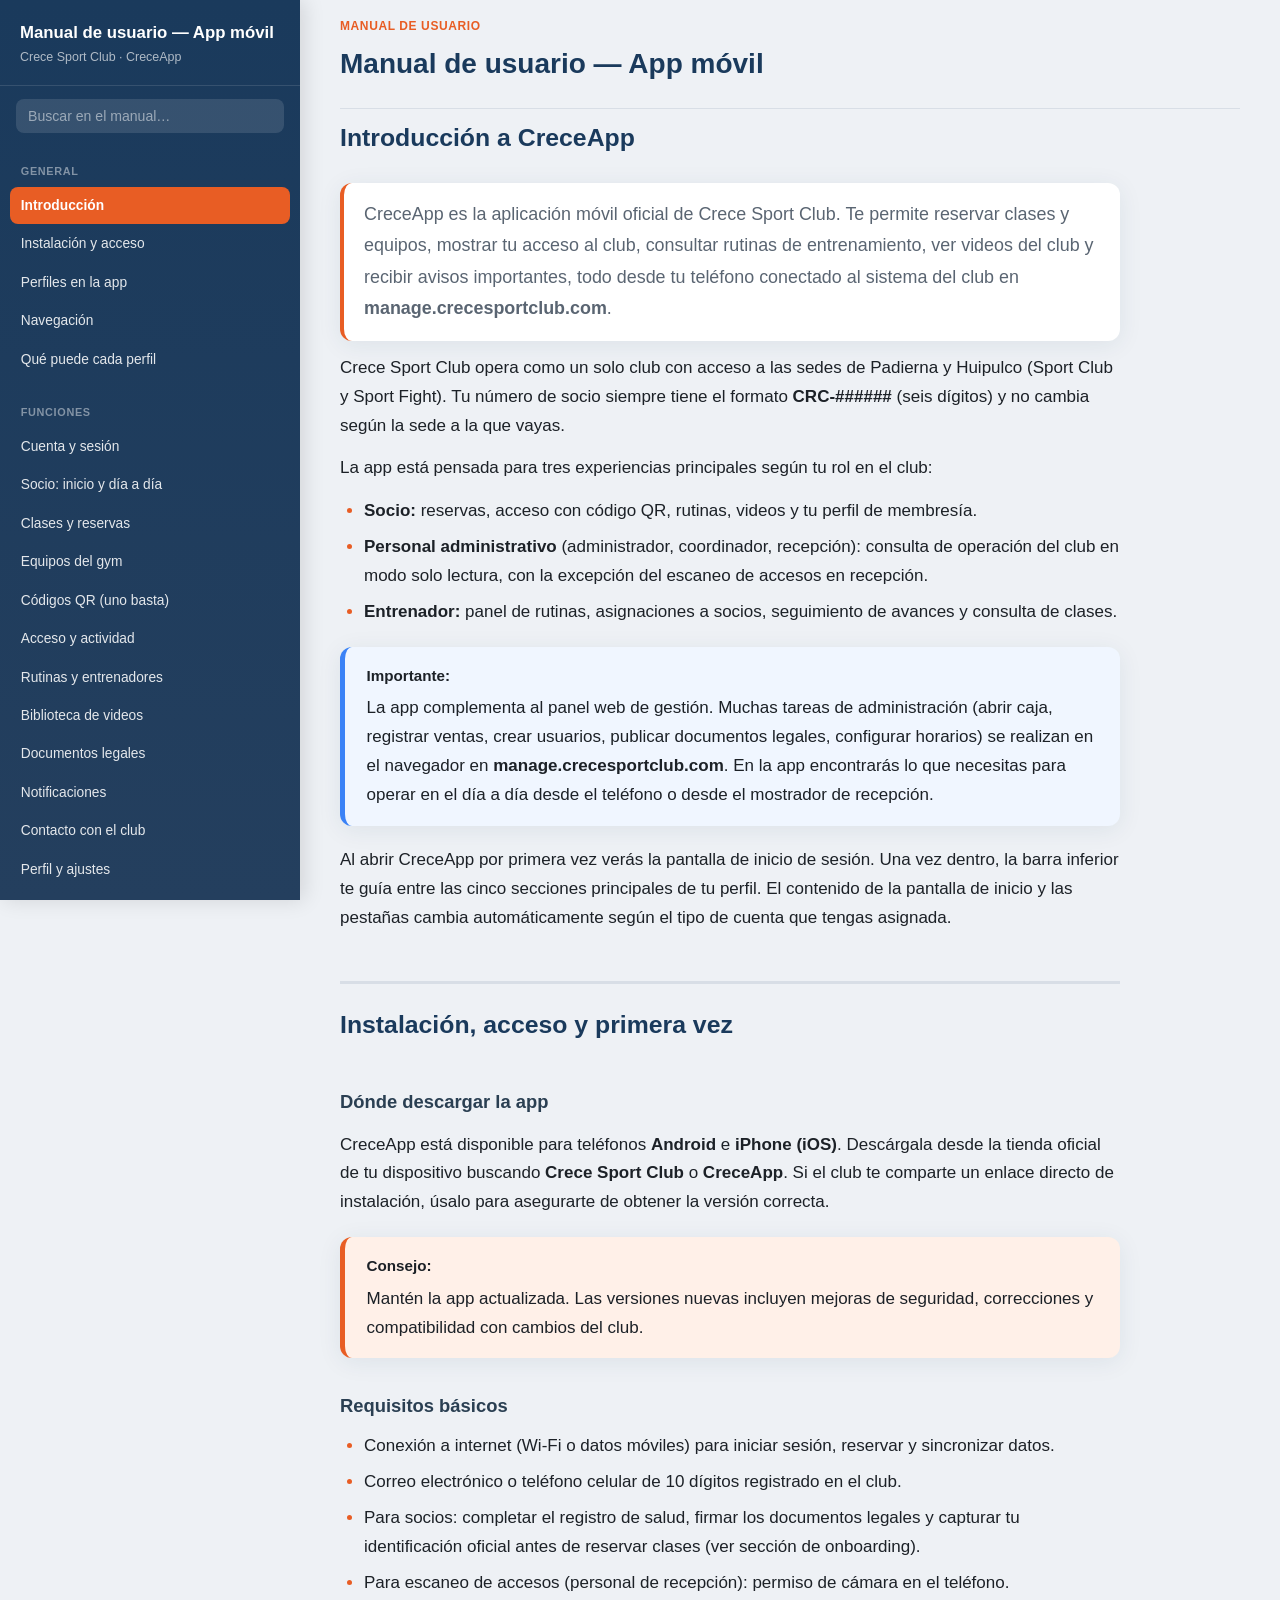
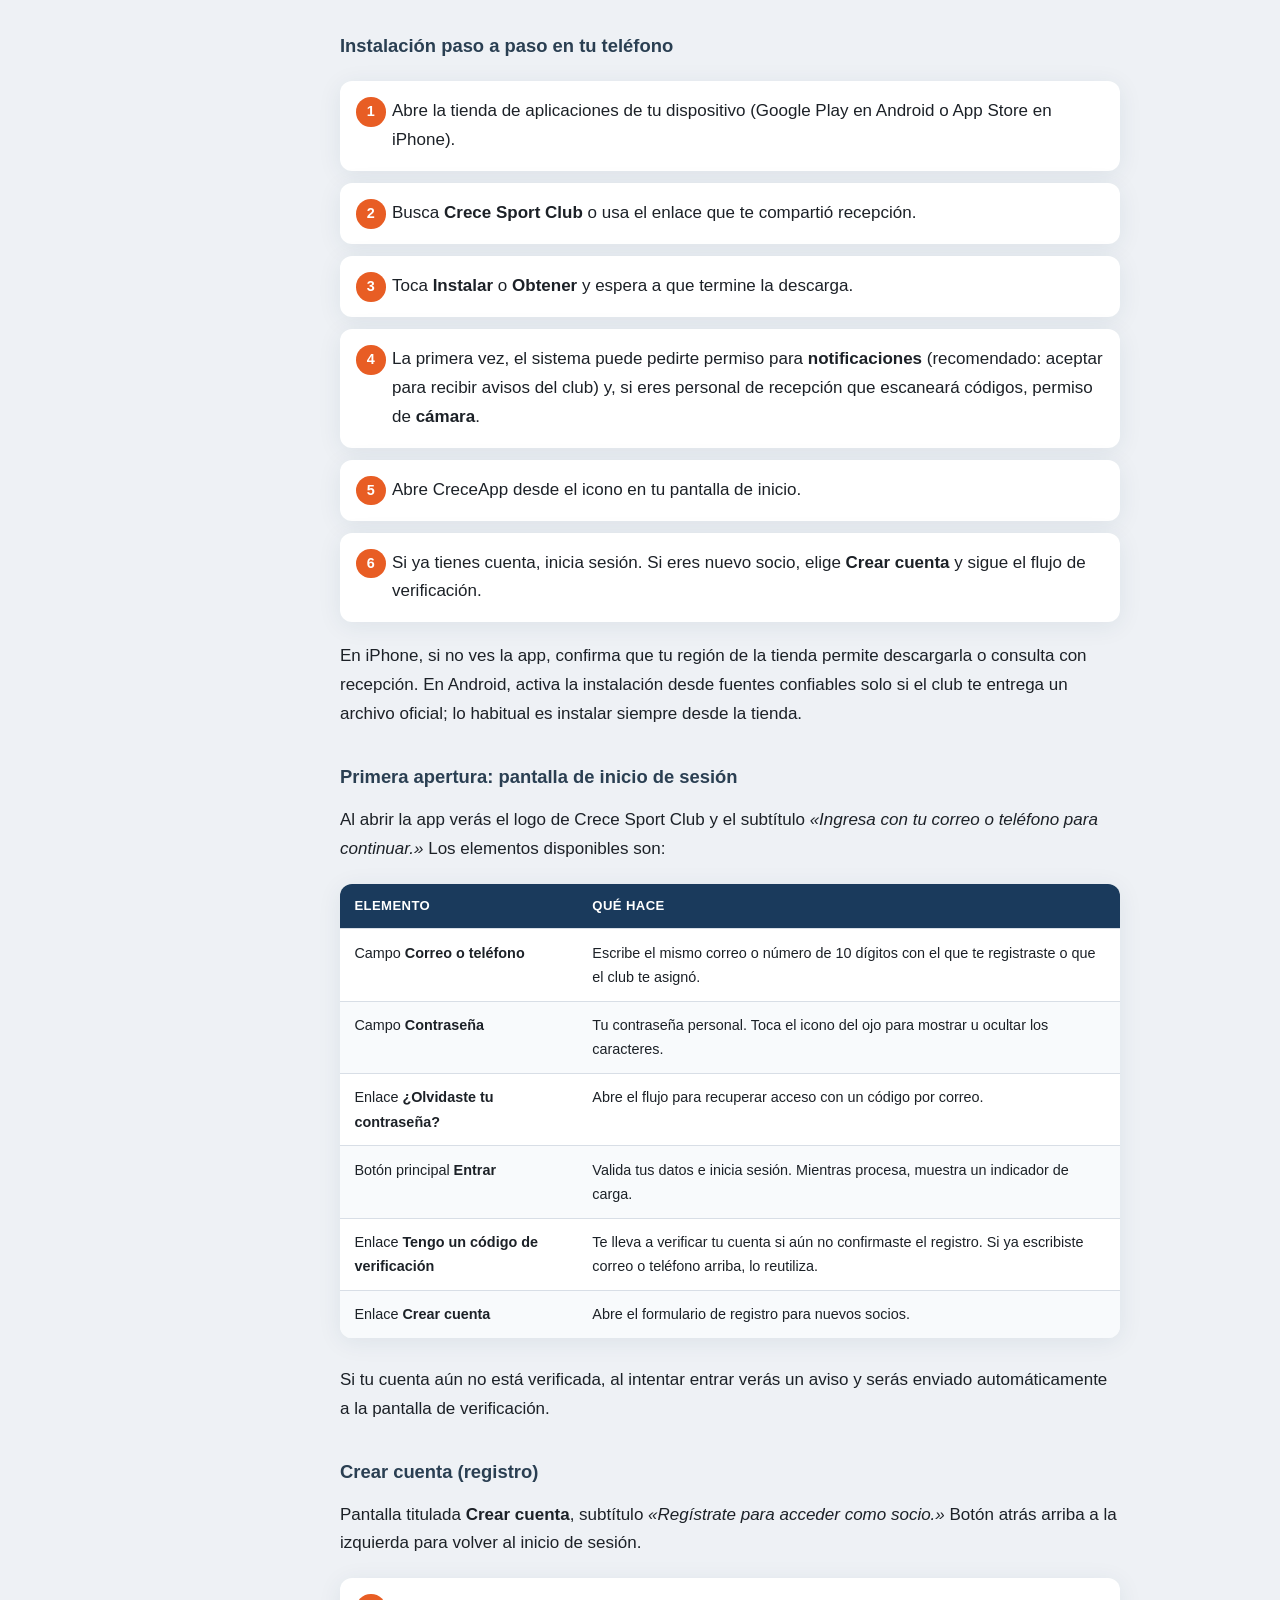
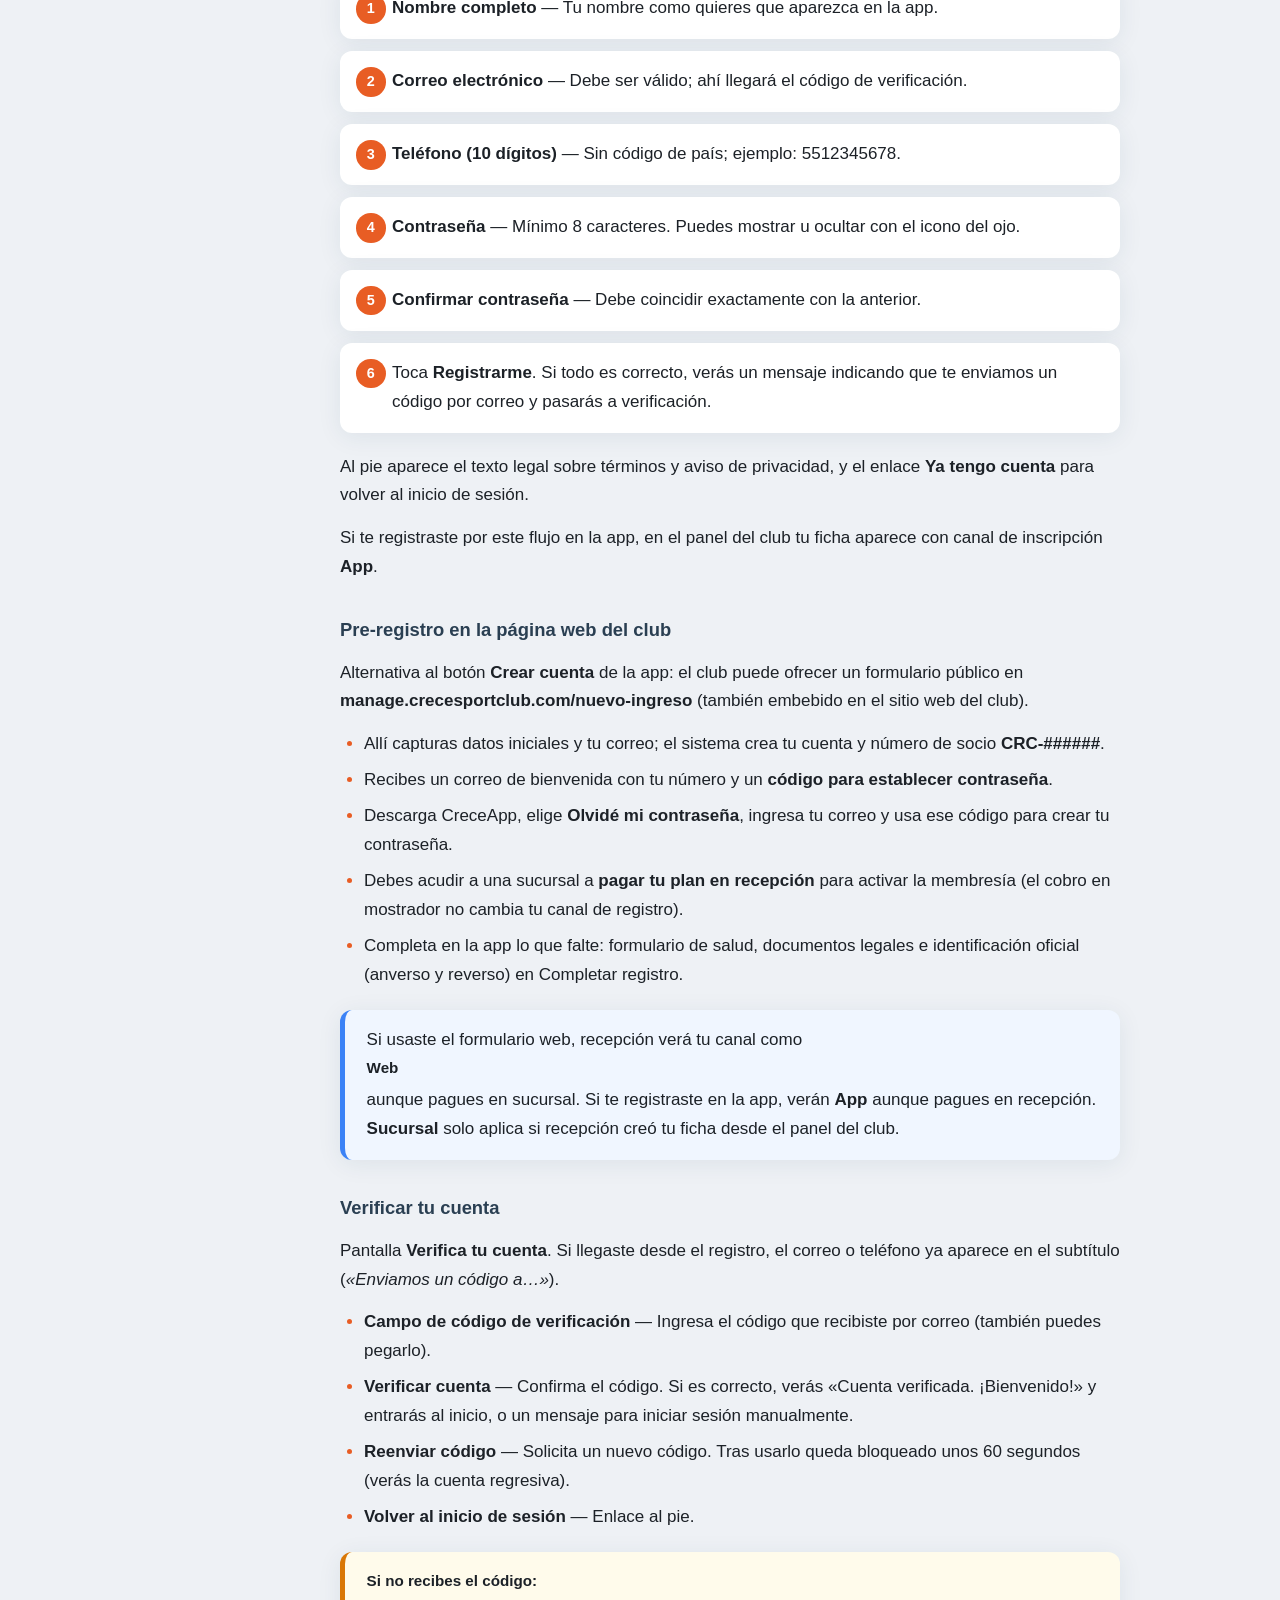
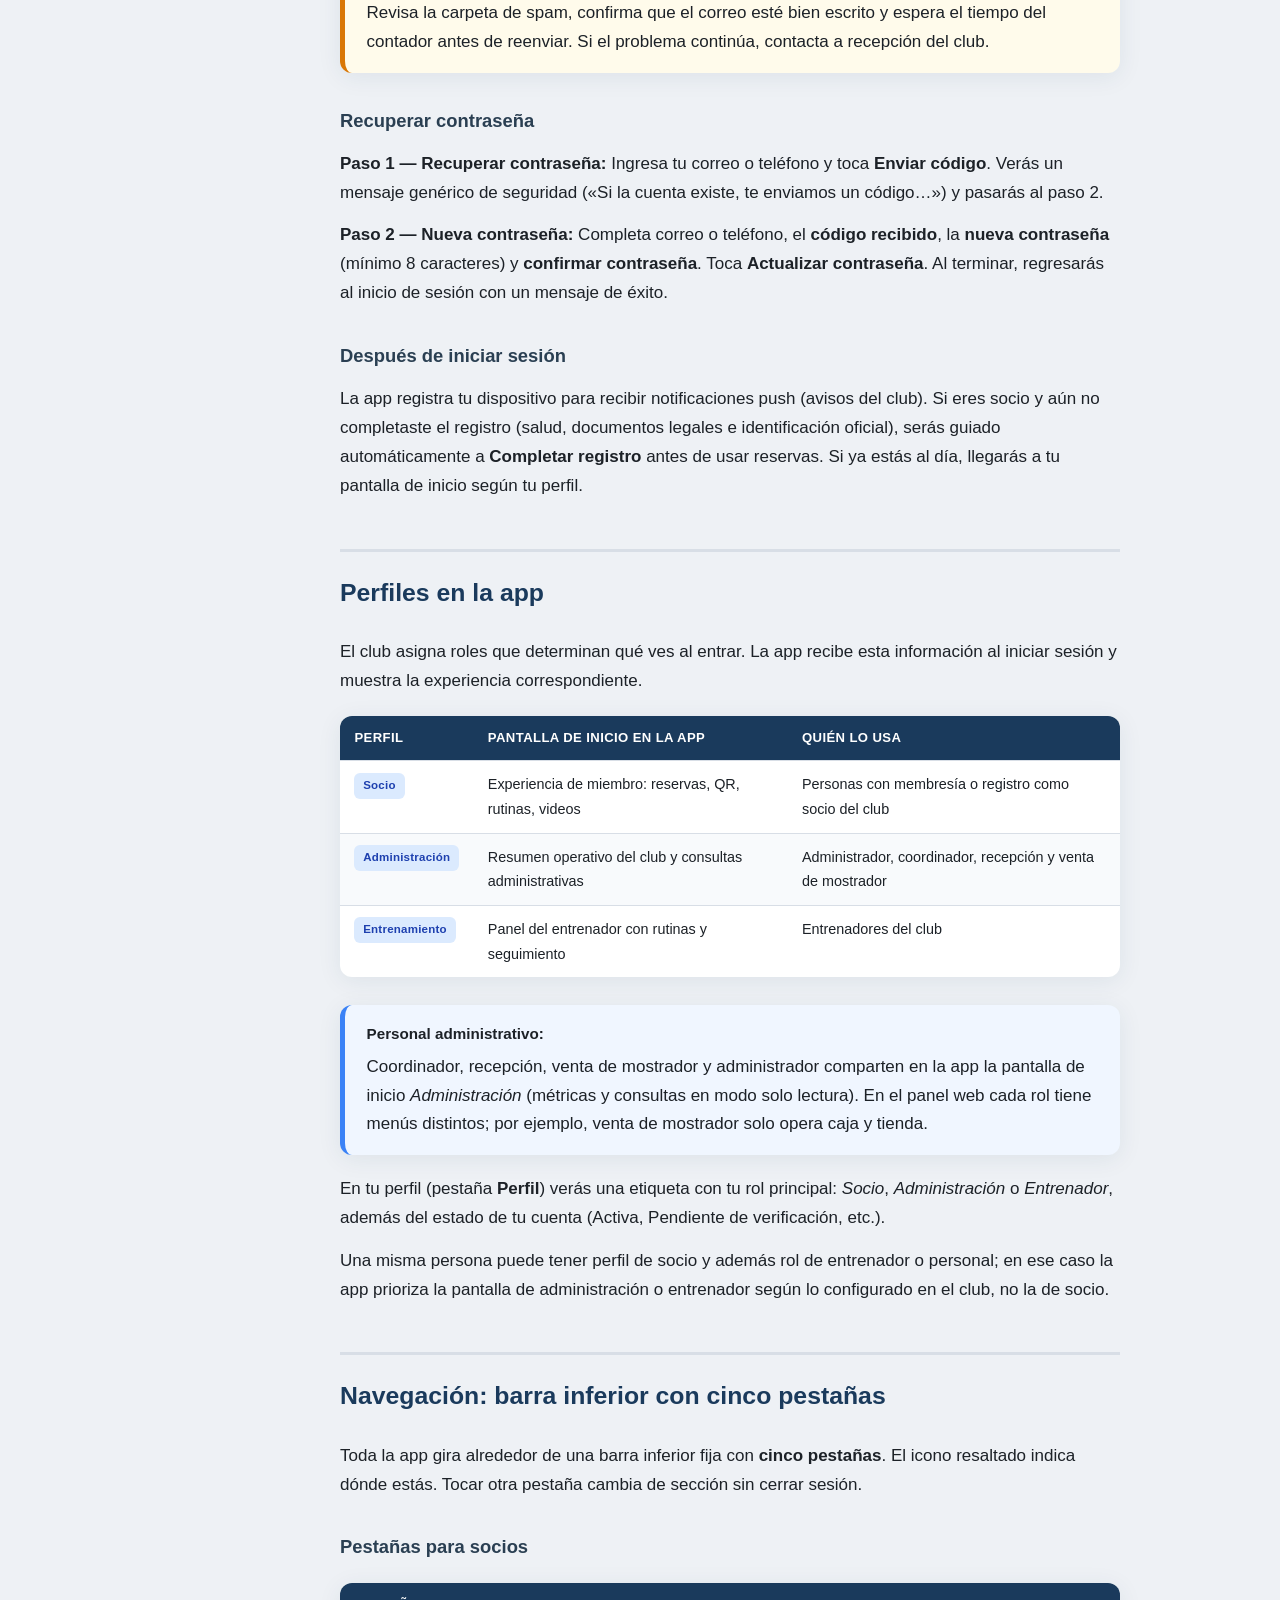
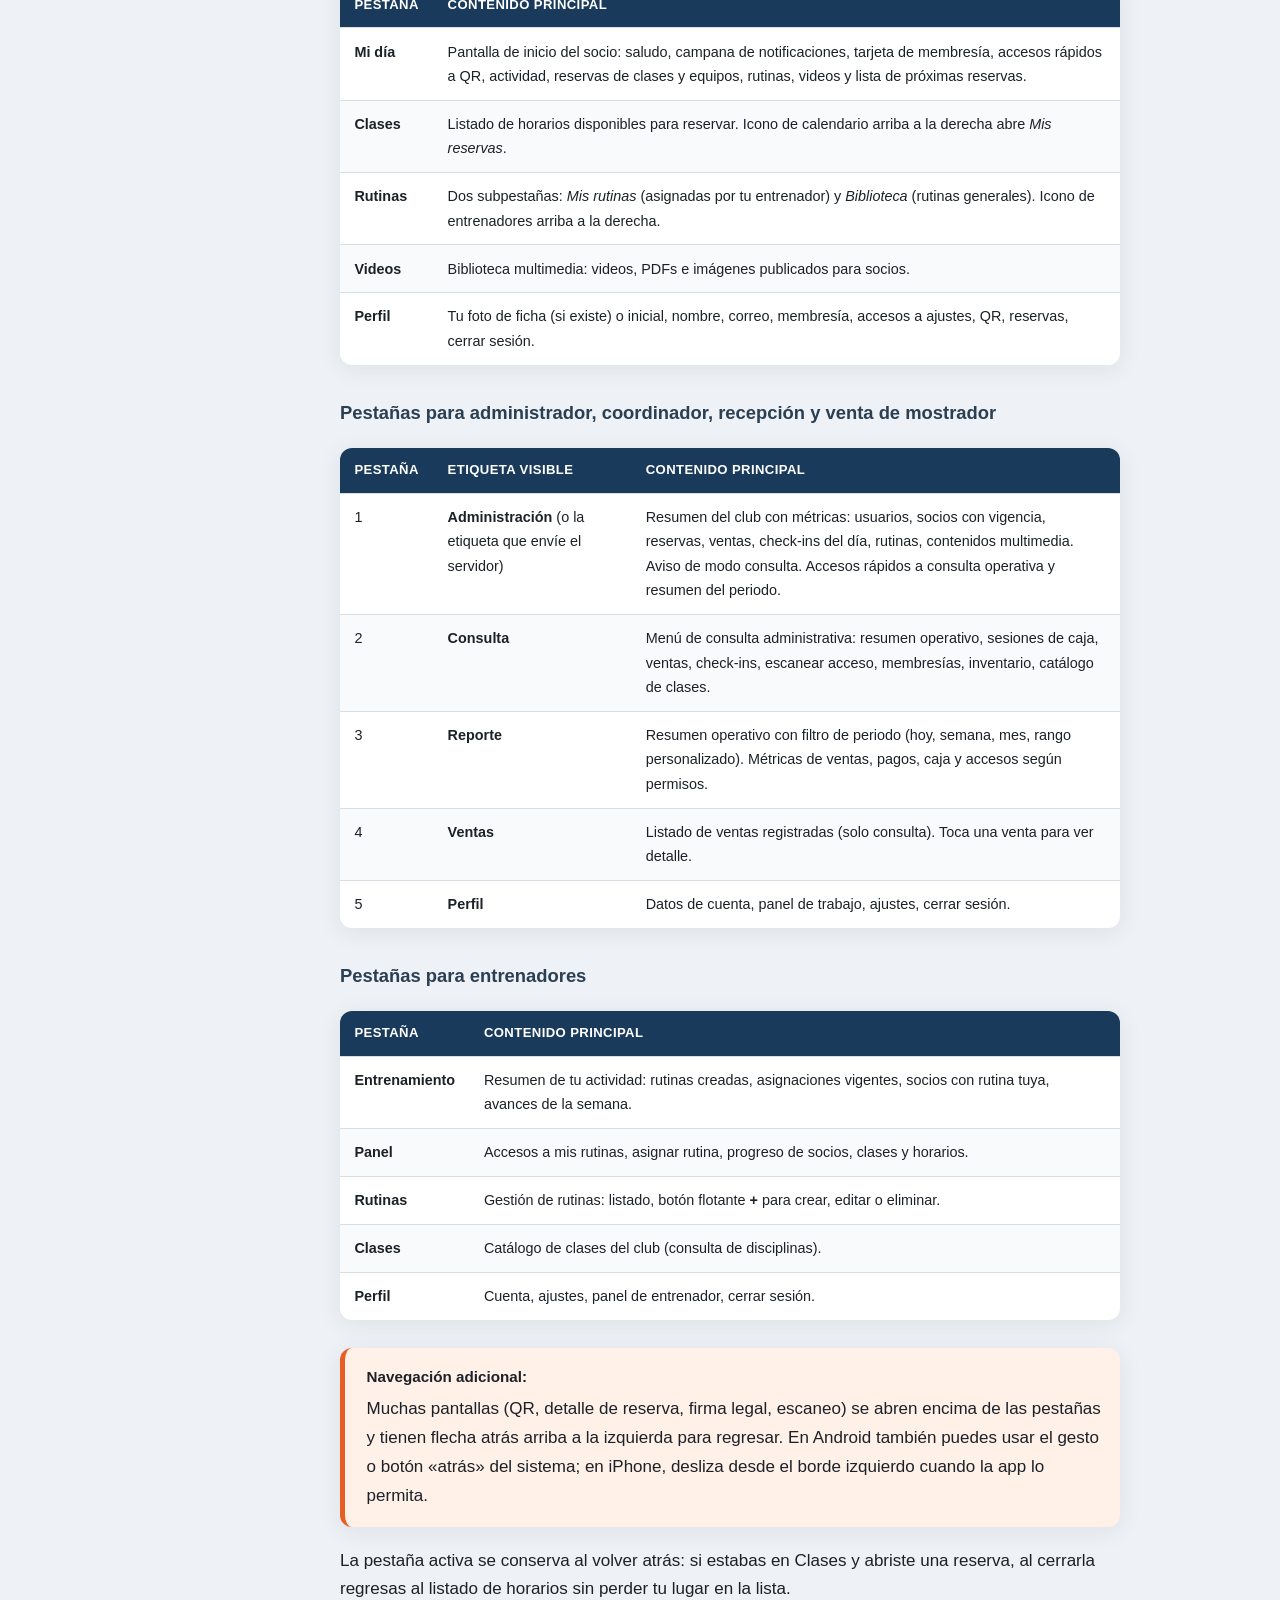
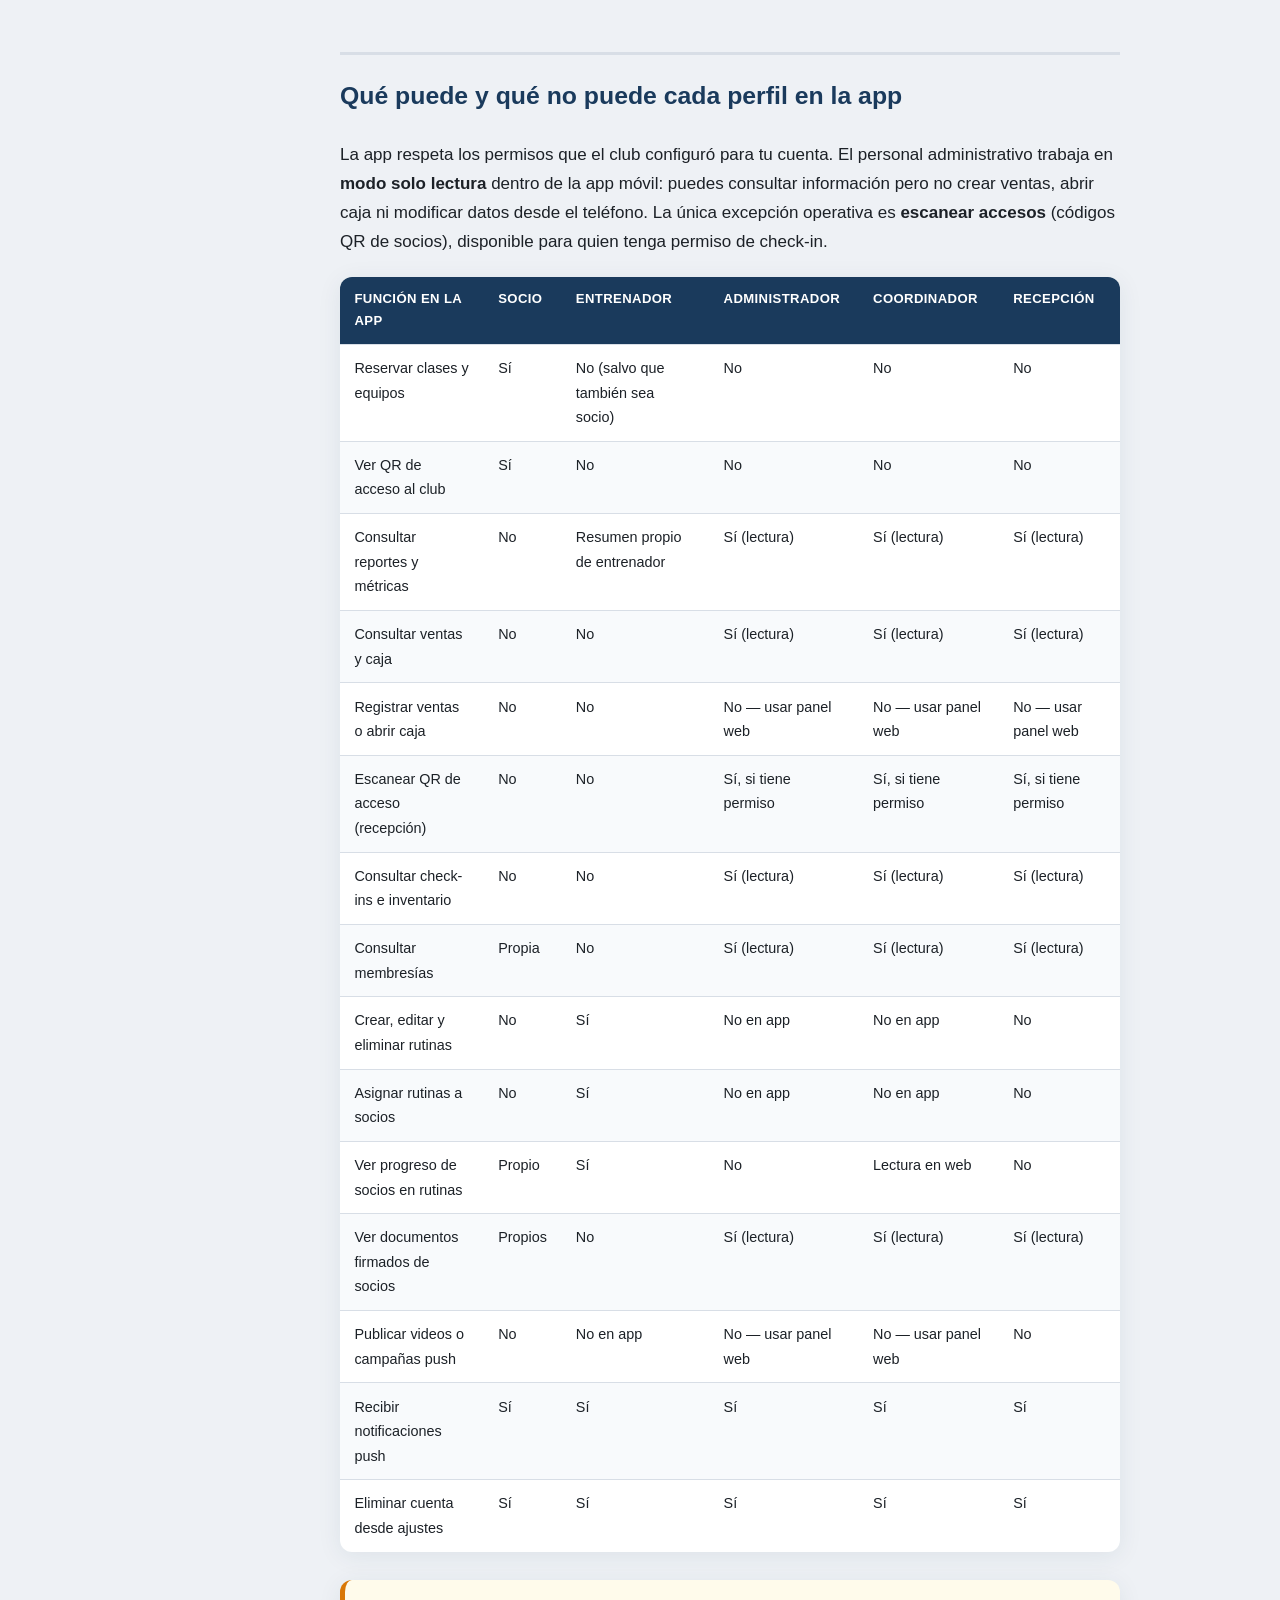
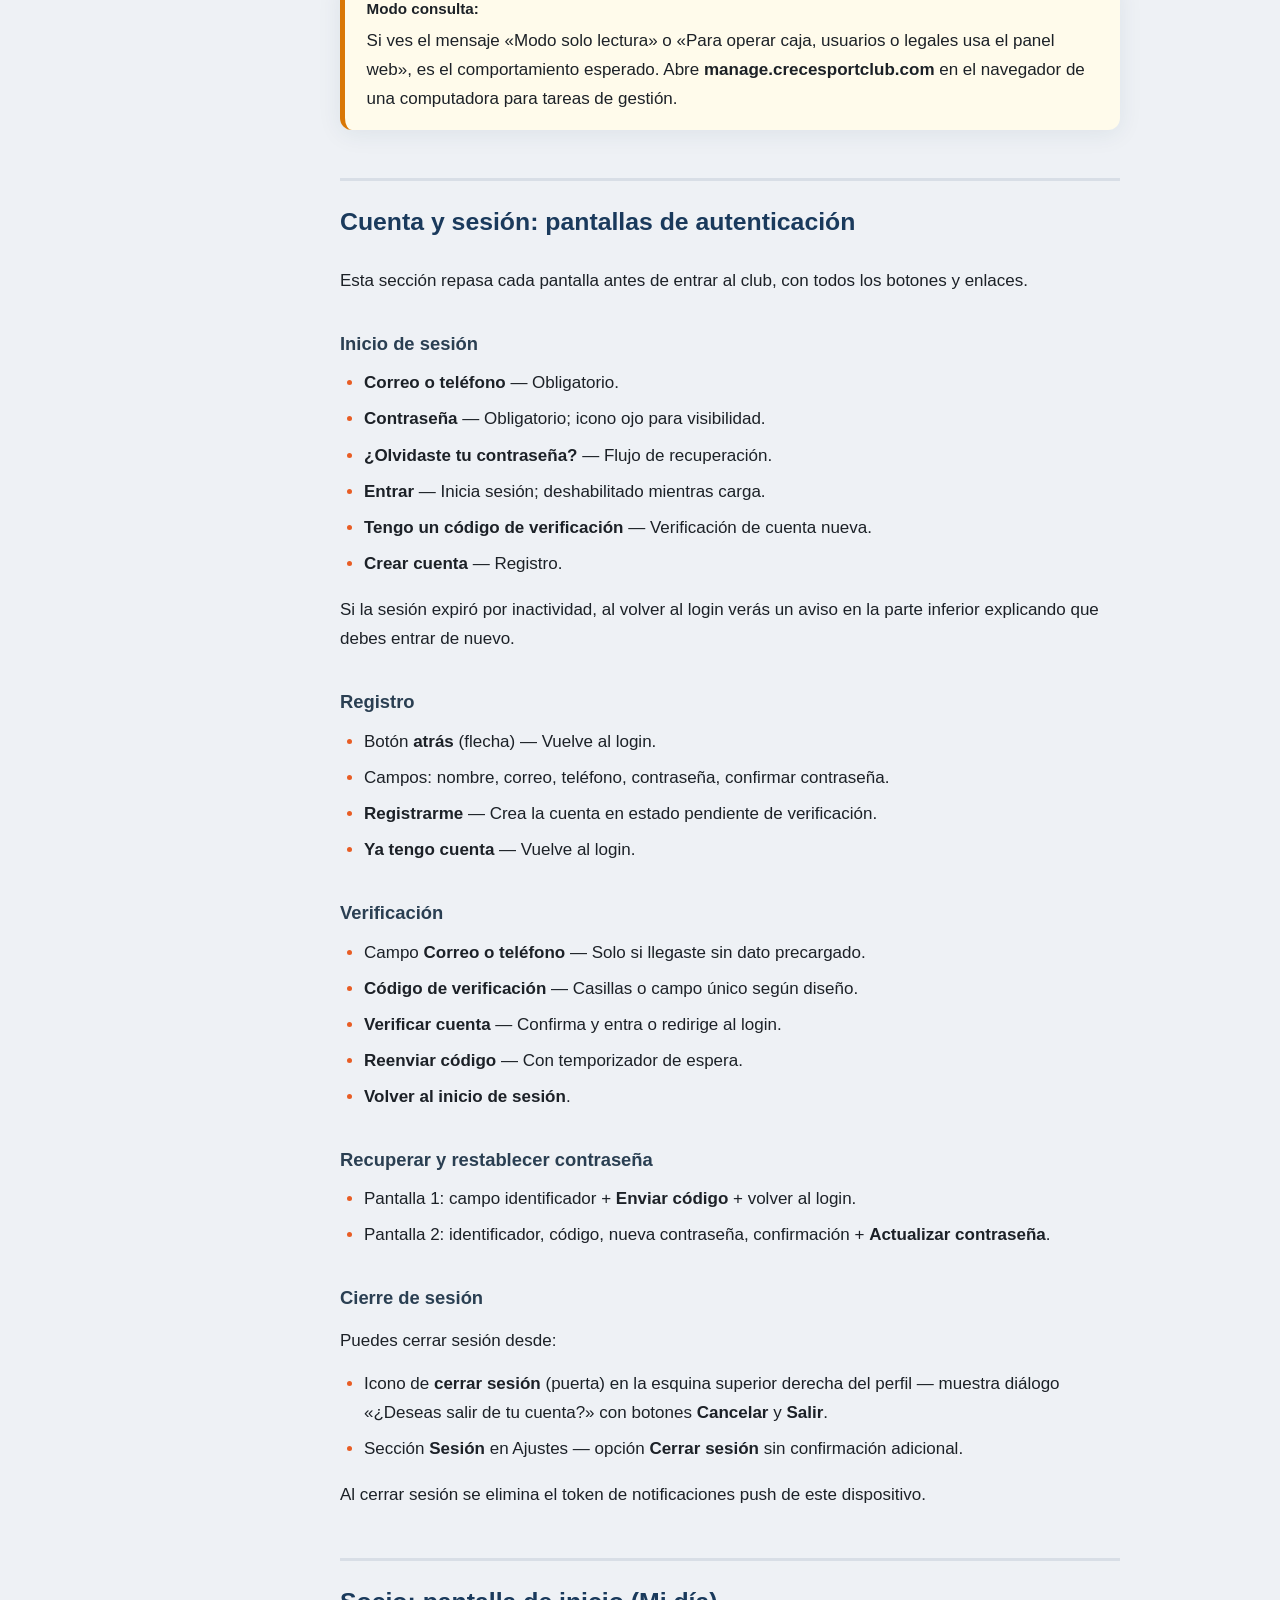
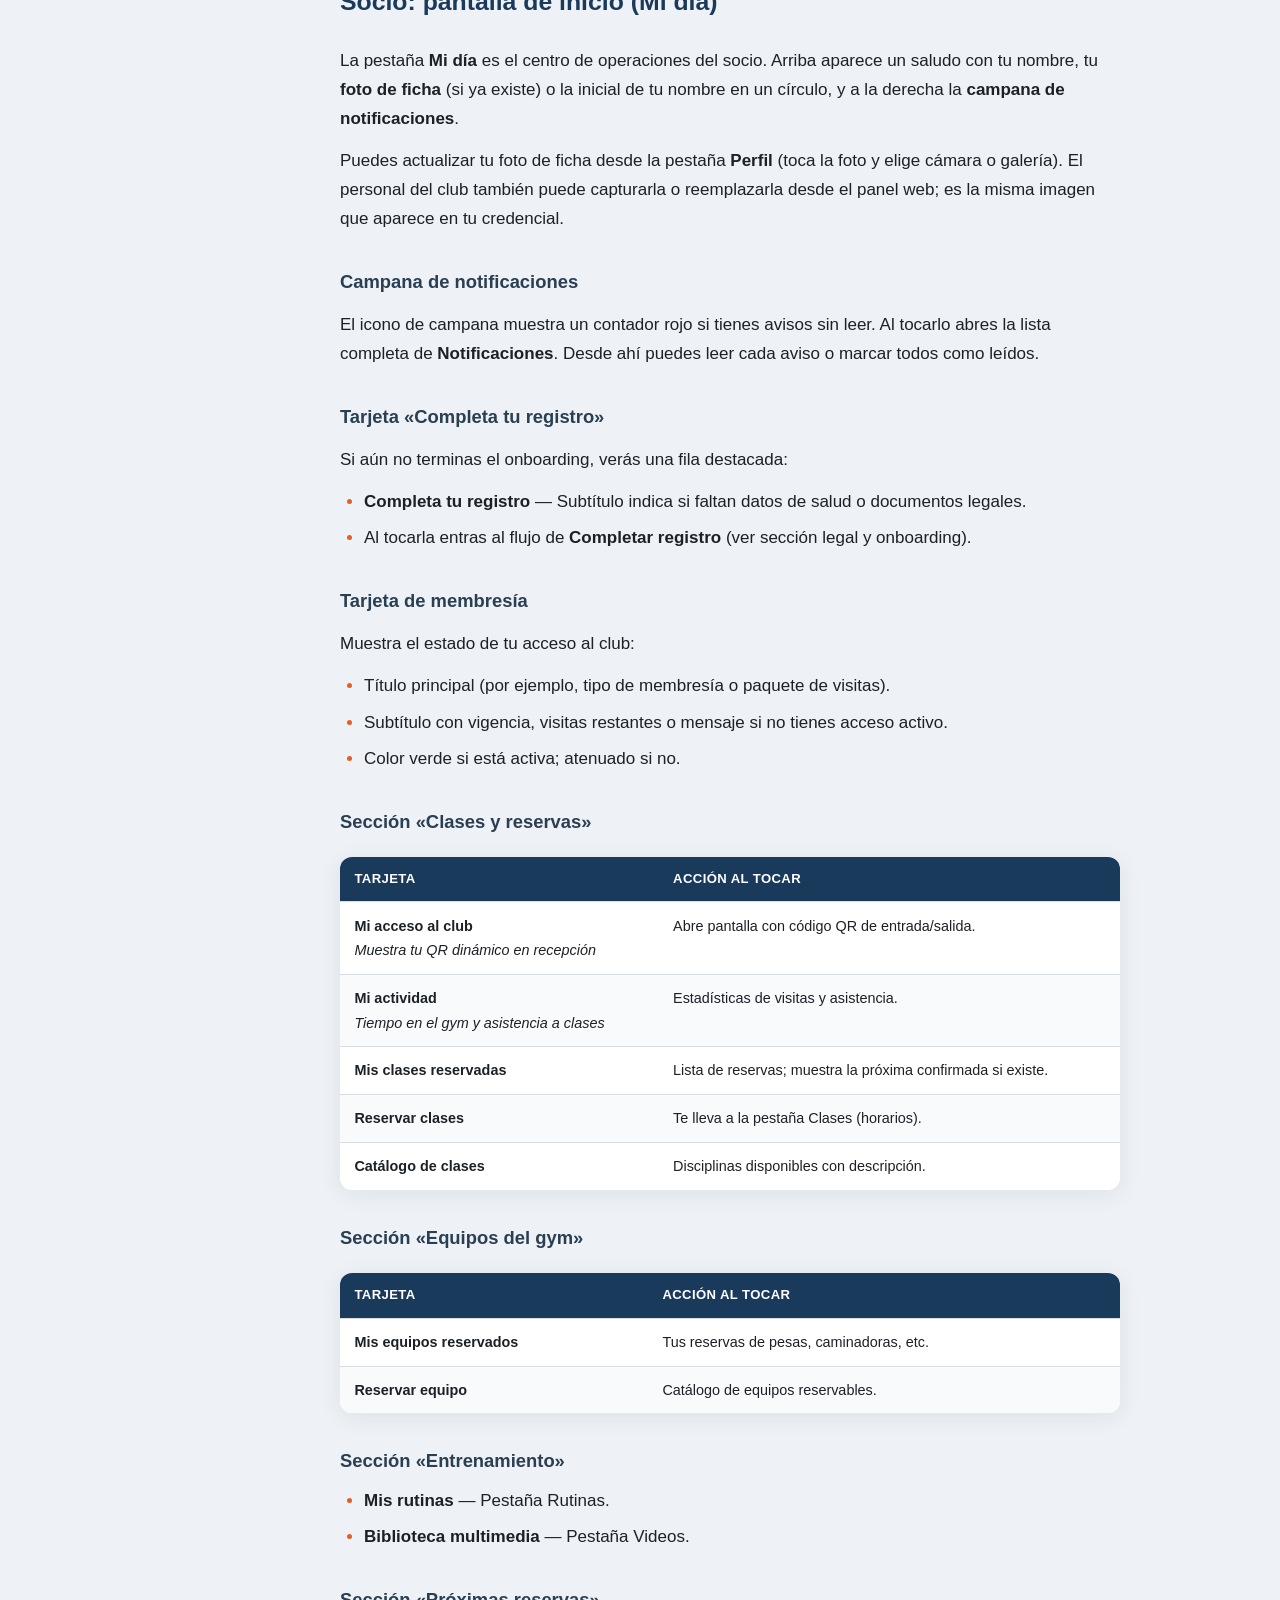
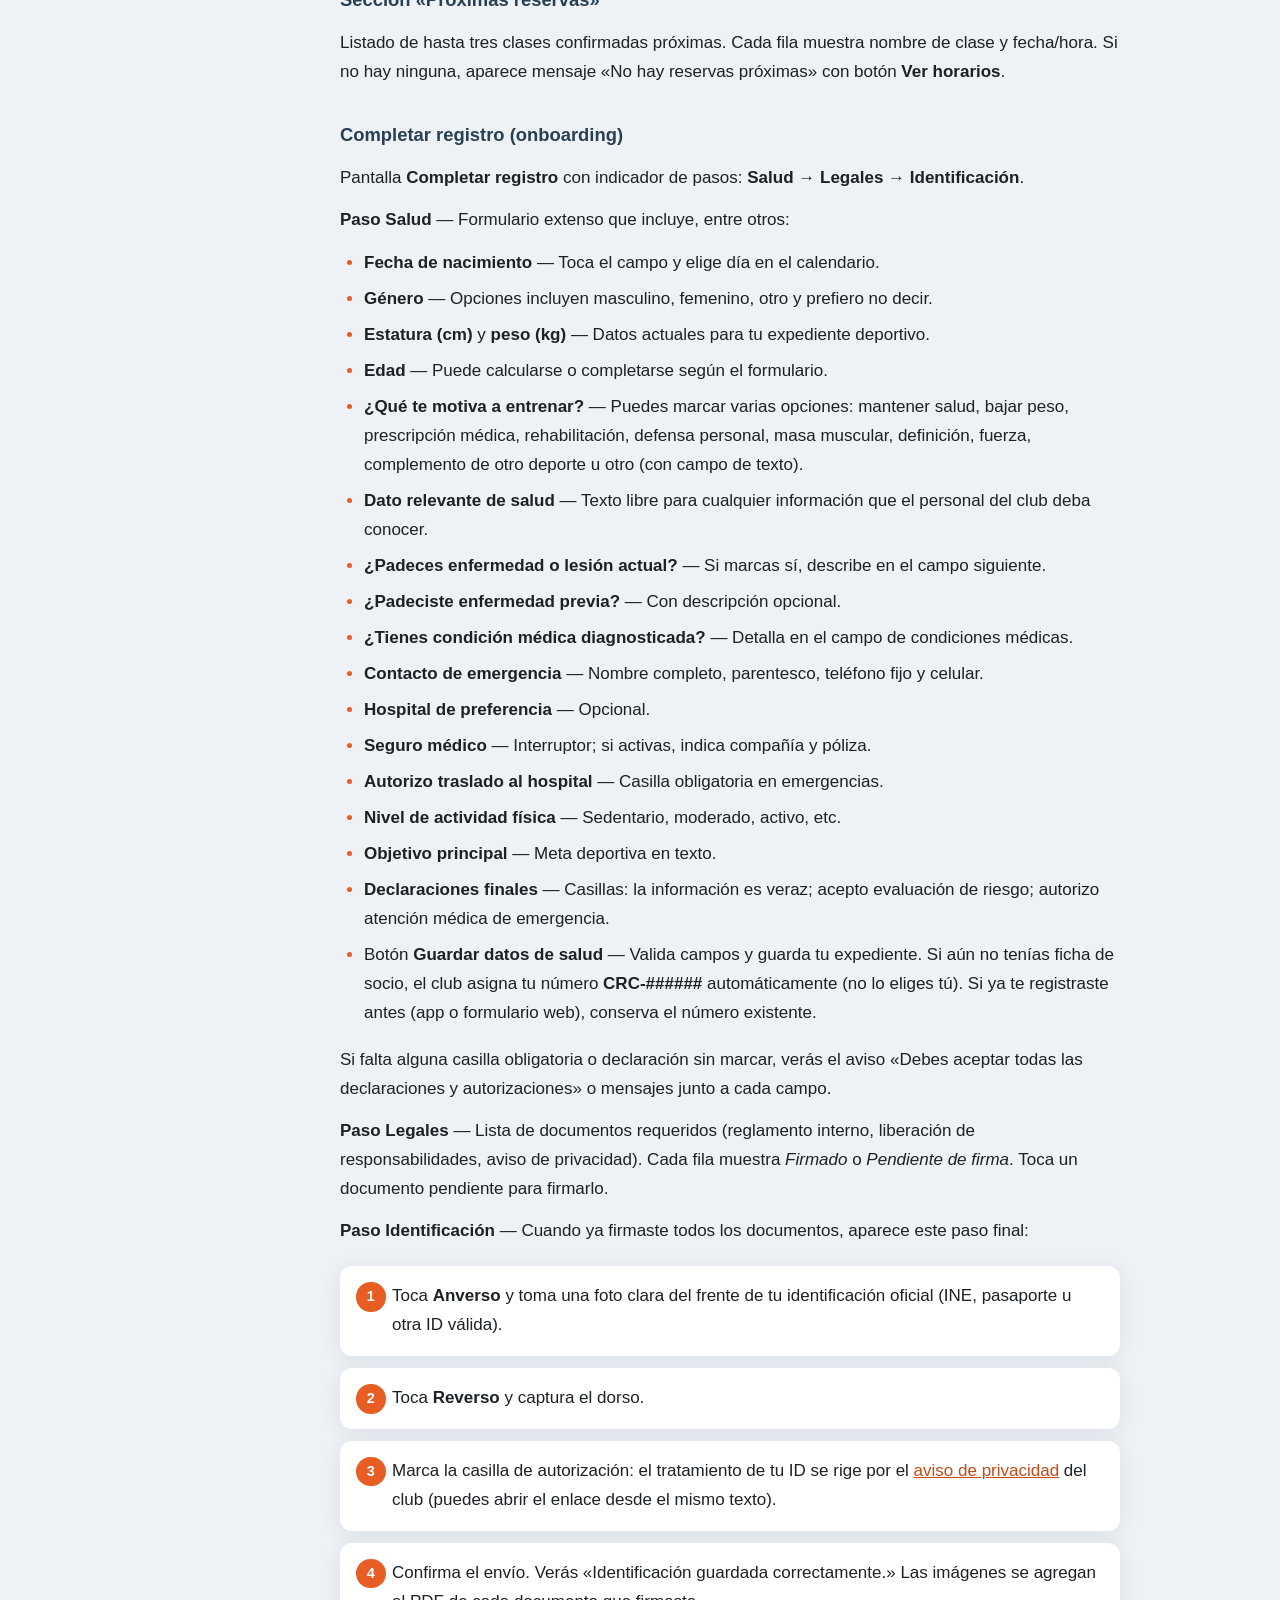
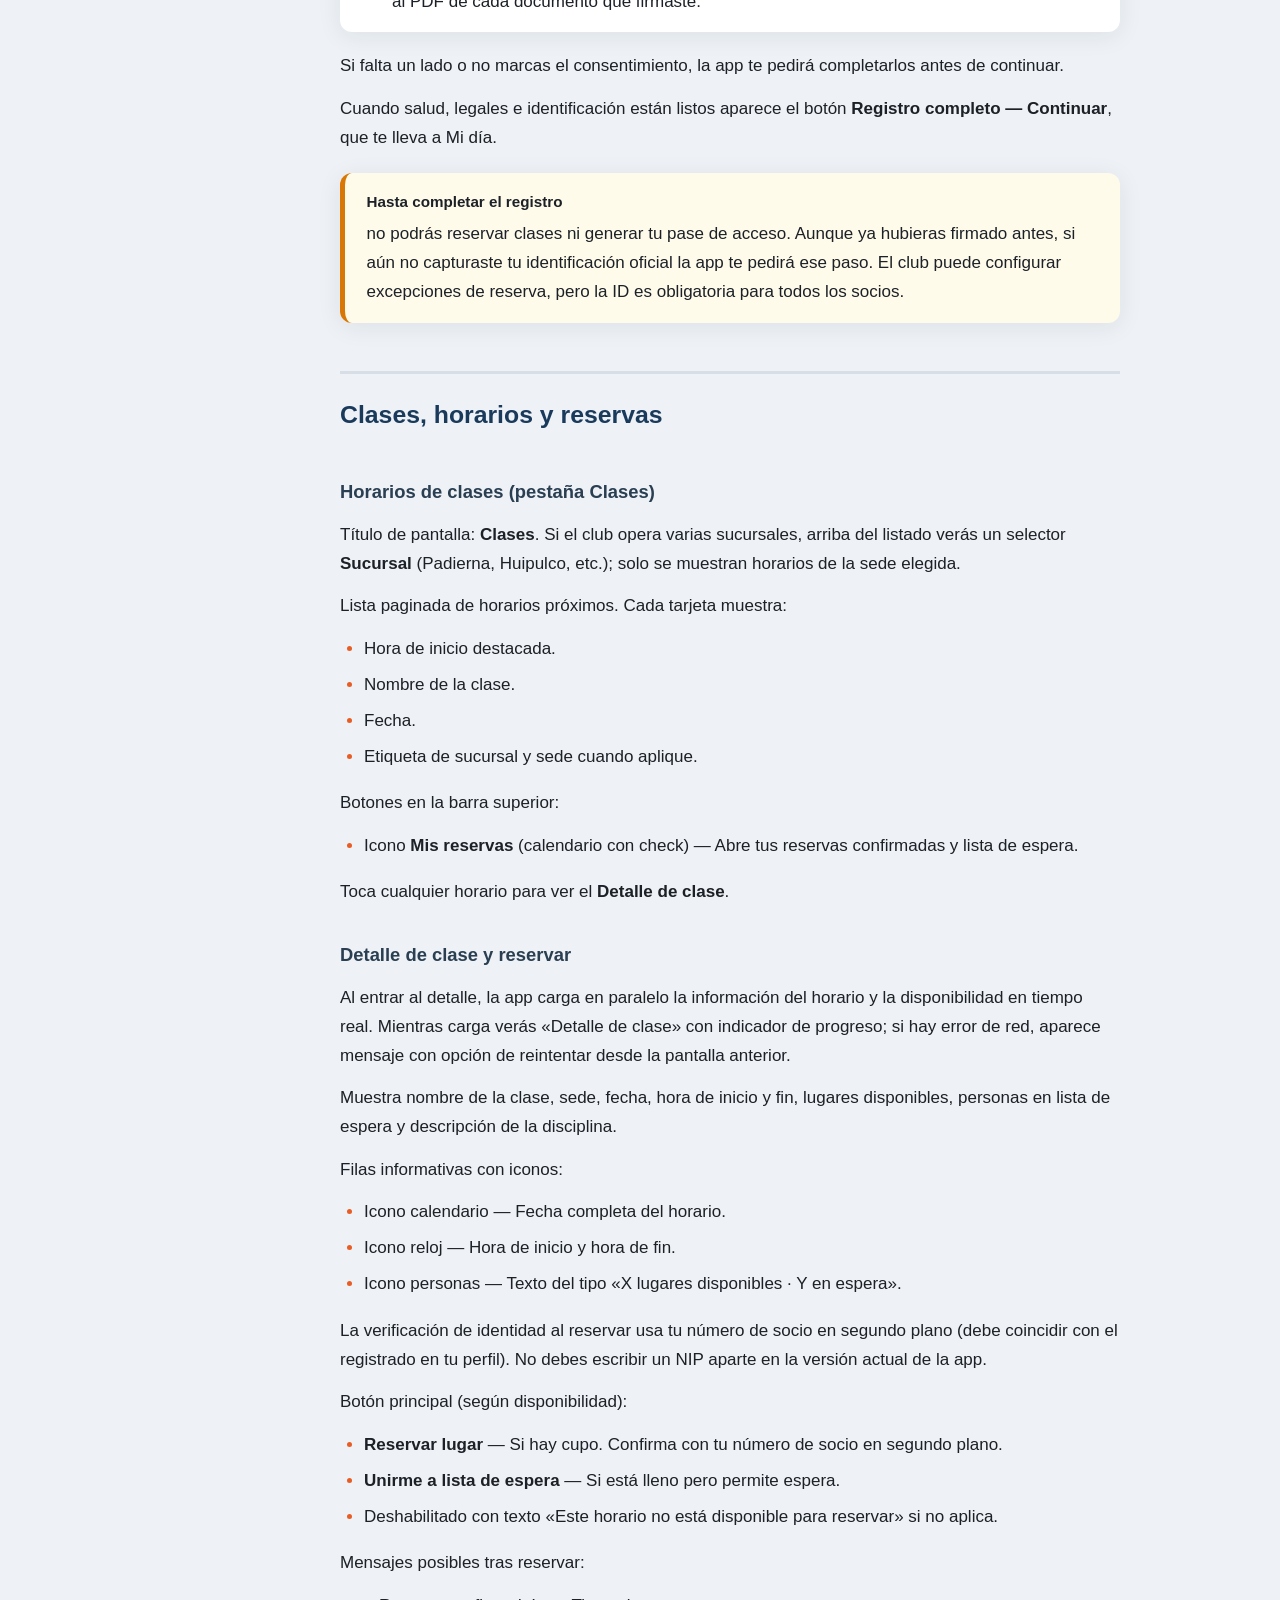
<file: manual_app/index.html>
<!DOCTYPE html>
<html lang="es">
<head>
  <meta charset="UTF-8">
  <meta name="viewport" content="width=device-width, initial-scale=1">
  <title>Manual de usuario — App móvil</title>
  <link rel="icon" href="https://cdn-clients.solucionesmarva.com/CU2402-00057/img/favicon.ico" type="image/x-icon" />
  <link rel="stylesheet" href="css/manual.css">
<!-- Marva Analytics -->
<script>
  var _paq = window._paq = window._paq || [];
  /* tracker methods like "setCustomDimension" should be called before "trackPageView" */
  _paq.push(['trackPageView']);
  _paq.push(['enableLinkTracking']);
  (function() {
    var u="//analytics.solucionesmarva.com/";
    _paq.push(['setTrackerUrl', u+'matomo.php']);
    _paq.push(['setSiteId', '5']);
    var d=document, g=d.createElement('script'), s=d.getElementsByTagName('script')[0];
    g.async=true; g.src=u+'matomo.js'; s.parentNode.insertBefore(g,s);
  })();
</script>
<!-- End Marva Analytics Code -->
</head>
<body>
<button type="button" class="menu-toggle" id="menu-toggle" aria-label="Abrir menú">☰ Menú</button>
<div class="layout">
<nav class="sidebar">
  <div class="sidebar-brand">
    <h1>Manual de usuario — App móvil</h1>
    <p class="subtitle">Crece Sport Club · CreceApp</p>
  </div>
  <div class="nav-search-wrap">
    <input type="search" class="nav-search" id="nav-search" placeholder="Buscar en el manual…" autocomplete="off">
  </div>
  <div class="nav-scroll">
  
<ul>
<li class="nav-group">General</li>
<li><a href="#intro">Introducción</a></li>
<li><a href="#instalacion">Instalación y acceso</a></li>
<li><a href="#perfiles">Perfiles en la app</a></li>
<li><a href="#navegacion">Navegación</a></li>
<li><a href="#permisos-app">Qué puede cada perfil</a></li>
<li class="nav-group">Funciones</li>
<li><a href="#auth">Cuenta y sesión</a></li>
<li><a href="#socio-home">Socio: inicio y día a día</a></li>
<li><a href="#reservas">Clases y reservas</a></li>
<li><a href="#equipos">Equipos del gym</a></li>
<li><a href="#qr-tipos">Códigos QR (uno basta)</a></li>
<li><a href="#acceso-app">Acceso y actividad</a></li>
<li><a href="#rutinas">Rutinas y entrenadores</a></li>
<li><a href="#videos">Biblioteca de videos</a></li>
<li><a href="#legal-app">Documentos legales</a></li>
<li><a href="#notificaciones">Notificaciones</a></li>
<li><a href="#contacto-club">Contacto con el club</a></li>
<li><a href="#perfil">Perfil y ajustes</a></li>
<li><a href="#admin-app">Personal: consulta administrativa</a></li>
<li><a href="#entrenador-app">Entrenador</a></li>
<li class="nav-group">Conexión</li>
<li><a href="#web-app">Cómo se alimenta desde la web</a></li>
<li><a href="#faq-app">Preguntas frecuentes</a></li>
</ul>

  </div>
</nav>
<main class="content">
  <header class="content-header">
    <p class="eyebrow">Manual de usuario</p>
    <h2 class="page-title">Manual de usuario — App móvil</h2>
  </header>
  <div class="content-inner">
<h2 id="intro">Introducción a CreceApp</h2>

<p class="lead">CreceApp es la aplicación móvil oficial de Crece Sport Club. Te permite reservar clases y equipos, mostrar tu acceso al club, consultar rutinas de entrenamiento, ver videos del club y recibir avisos importantes, todo desde tu teléfono conectado al sistema del club en <strong>manage.crecesportclub.com</strong>.</p>

<p>Crece Sport Club opera como un solo club con acceso a las sedes de Padierna y Huipulco (Sport Club y Sport Fight). Tu número de socio siempre tiene el formato <strong>CRC-######</strong> (seis dígitos) y no cambia según la sede a la que vayas.</p>

<p>La app está pensada para tres experiencias principales según tu rol en el club:</p>
<ul>
  <li><strong>Socio:</strong> reservas, acceso con código QR, rutinas, videos y tu perfil de membresía.</li>
  <li><strong>Personal administrativo</strong> (administrador, coordinador, recepción): consulta de operación del club en modo solo lectura, con la excepción del escaneo de accesos en recepción.</li>
  <li><strong>Entrenador:</strong> panel de rutinas, asignaciones a socios, seguimiento de avances y consulta de clases.</li>
</ul>

<div class="note">
  <strong>Importante:</strong> La app complementa al panel web de gestión. Muchas tareas de administración (abrir caja, registrar ventas, crear usuarios, publicar documentos legales, configurar horarios) se realizan en el navegador en <strong>manage.crecesportclub.com</strong>. En la app encontrarás lo que necesitas para operar en el día a día desde el teléfono o desde el mostrador de recepción.
</div>

<p>Al abrir CreceApp por primera vez verás la pantalla de inicio de sesión. Una vez dentro, la barra inferior te guía entre las cinco secciones principales de tu perfil. El contenido de la pantalla de inicio y las pestañas cambia automáticamente según el tipo de cuenta que tengas asignada.</p>

<h2 id="instalacion">Instalación, acceso y primera vez</h2>

<h3>Dónde descargar la app</h3>

<p>CreceApp está disponible para teléfonos <strong>Android</strong> e <strong>iPhone (iOS)</strong>. Descárgala desde la tienda oficial de tu dispositivo buscando <strong>Crece Sport Club</strong> o <strong>CreceApp</strong>. Si el club te comparte un enlace directo de instalación, úsalo para asegurarte de obtener la versión correcta.</p>

<div class="tip">
  <strong>Consejo:</strong> Mantén la app actualizada. Las versiones nuevas incluyen mejoras de seguridad, correcciones y compatibilidad con cambios del club.
</div>

<h3>Requisitos básicos</h3>

<ul>
  <li>Conexión a internet (Wi‑Fi o datos móviles) para iniciar sesión, reservar y sincronizar datos.</li>
  <li>Correo electrónico o teléfono celular de 10 dígitos registrado en el club.</li>
  <li>Para socios: completar el registro de salud, firmar los documentos legales y capturar tu identificación oficial antes de reservar clases (ver sección de onboarding).</li>
  <li>Para escaneo de accesos (personal de recepción): permiso de cámara en el teléfono.</li>
</ul>

<h3>Instalación paso a paso en tu teléfono</h3>

<ol class="steps">
  <li>Abre la tienda de aplicaciones de tu dispositivo (Google Play en Android o App Store en iPhone).</li>
  <li>Busca <strong>Crece Sport Club</strong> o usa el enlace que te compartió recepción.</li>
  <li>Toca <strong>Instalar</strong> o <strong>Obtener</strong> y espera a que termine la descarga.</li>
  <li>La primera vez, el sistema puede pedirte permiso para <strong>notificaciones</strong> (recomendado: aceptar para recibir avisos del club) y, si eres personal de recepción que escaneará códigos, permiso de <strong>cámara</strong>.</li>
  <li>Abre CreceApp desde el icono en tu pantalla de inicio.</li>
  <li>Si ya tienes cuenta, inicia sesión. Si eres nuevo socio, elige <strong>Crear cuenta</strong> y sigue el flujo de verificación.</li>
</ol>

<p>En iPhone, si no ves la app, confirma que tu región de la tienda permite descargarla o consulta con recepción. En Android, activa la instalación desde fuentes confiables solo si el club te entrega un archivo oficial; lo habitual es instalar siempre desde la tienda.</p>

<h3>Primera apertura: pantalla de inicio de sesión</h3>

<p>Al abrir la app verás el logo de Crece Sport Club y el subtítulo <em>«Ingresa con tu correo o teléfono para continuar.»</em> Los elementos disponibles son:</p>

<table>
  <thead>
    <tr><th>Elemento</th><th>Qué hace</th></tr>
  </thead>
  <tbody>
    <tr><td>Campo <strong>Correo o teléfono</strong></td><td>Escribe el mismo correo o número de 10 dígitos con el que te registraste o que el club te asignó.</td></tr>
    <tr><td>Campo <strong>Contraseña</strong></td><td>Tu contraseña personal. Toca el icono del ojo para mostrar u ocultar los caracteres.</td></tr>
    <tr><td>Enlace <strong>¿Olvidaste tu contraseña?</strong></td><td>Abre el flujo para recuperar acceso con un código por correo.</td></tr>
    <tr><td>Botón principal <strong>Entrar</strong></td><td>Valida tus datos e inicia sesión. Mientras procesa, muestra un indicador de carga.</td></tr>
    <tr><td>Enlace <strong>Tengo un código de verificación</strong></td><td>Te lleva a verificar tu cuenta si aún no confirmaste el registro. Si ya escribiste correo o teléfono arriba, lo reutiliza.</td></tr>
    <tr><td>Enlace <strong>Crear cuenta</strong></td><td>Abre el formulario de registro para nuevos socios.</td></tr>
  </tbody>
</table>

<p>Si tu cuenta aún no está verificada, al intentar entrar verás un aviso y serás enviado automáticamente a la pantalla de verificación.</p>

<h3>Crear cuenta (registro)</h3>

<p>Pantalla titulada <strong>Crear cuenta</strong>, subtítulo <em>«Regístrate para acceder como socio.»</em> Botón atrás arriba a la izquierda para volver al inicio de sesión.</p>

<ol class="steps">
  <li><strong>Nombre completo</strong> — Tu nombre como quieres que aparezca en la app.</li>
  <li><strong>Correo electrónico</strong> — Debe ser válido; ahí llegará el código de verificación.</li>
  <li><strong>Teléfono (10 dígitos)</strong> — Sin código de país; ejemplo: 5512345678.</li>
  <li><strong>Contraseña</strong> — Mínimo 8 caracteres. Puedes mostrar u ocultar con el icono del ojo.</li>
  <li><strong>Confirmar contraseña</strong> — Debe coincidir exactamente con la anterior.</li>
  <li>Toca <strong>Registrarme</strong>. Si todo es correcto, verás un mensaje indicando que te enviamos un código por correo y pasarás a verificación.</li>
</ol>

<p>Al pie aparece el texto legal sobre términos y aviso de privacidad, y el enlace <strong>Ya tengo cuenta</strong> para volver al inicio de sesión.</p>

<p>Si te registraste por este flujo en la app, en el panel del club tu ficha aparece con canal de inscripción <strong>App</strong>.</p>

<h3>Pre-registro en la página web del club</h3>

<p>Alternativa al botón <strong>Crear cuenta</strong> de la app: el club puede ofrecer un formulario público en <strong>manage.crecesportclub.com/nuevo-ingreso</strong> (también embebido en el sitio web del club).</p>

<ul>
  <li>Allí capturas datos iniciales y tu correo; el sistema crea tu cuenta y número de socio <strong>CRC-######</strong>.</li>
  <li>Recibes un correo de bienvenida con tu número y un <strong>código para establecer contraseña</strong>.</li>
  <li>Descarga CreceApp, elige <strong>Olvidé mi contraseña</strong>, ingresa tu correo y usa ese código para crear tu contraseña.</li>
  <li>Debes acudir a una sucursal a <strong>pagar tu plan en recepción</strong> para activar la membresía (el cobro en mostrador no cambia tu canal de registro).</li>
  <li>Completa en la app lo que falte: formulario de salud, documentos legales e identificación oficial (anverso y reverso) en Completar registro.</li>
</ul>

<div class="note">
  Si usaste el formulario web, recepción verá tu canal como <strong>Web</strong> aunque pagues en sucursal. Si te registraste en la app, verán <strong>App</strong> aunque pagues en recepción. <strong>Sucursal</strong> solo aplica si recepción creó tu ficha desde el panel del club.
</div>

<h3>Verificar tu cuenta</h3>

<p>Pantalla <strong>Verifica tu cuenta</strong>. Si llegaste desde el registro, el correo o teléfono ya aparece en el subtítulo (<em>«Enviamos un código a…»</em>).</p>

<ul>
  <li><strong>Campo de código de verificación</strong> — Ingresa el código que recibiste por correo (también puedes pegarlo).</li>
  <li><strong>Verificar cuenta</strong> — Confirma el código. Si es correcto, verás «Cuenta verificada. ¡Bienvenido!» y entrarás al inicio, o un mensaje para iniciar sesión manualmente.</li>
  <li><strong>Reenviar código</strong> — Solicita un nuevo código. Tras usarlo queda bloqueado unos 60 segundos (verás la cuenta regresiva).</li>
  <li><strong>Volver al inicio de sesión</strong> — Enlace al pie.</li>
</ul>

<div class="warning">
  <strong>Si no recibes el código:</strong> Revisa la carpeta de spam, confirma que el correo esté bien escrito y espera el tiempo del contador antes de reenviar. Si el problema continúa, contacta a recepción del club.
</div>

<h3>Recuperar contraseña</h3>

<p><strong>Paso 1 — Recuperar contraseña:</strong> Ingresa tu correo o teléfono y toca <strong>Enviar código</strong>. Verás un mensaje genérico de seguridad («Si la cuenta existe, te enviamos un código…») y pasarás al paso 2.</p>

<p><strong>Paso 2 — Nueva contraseña:</strong> Completa correo o teléfono, el <strong>código recibido</strong>, la <strong>nueva contraseña</strong> (mínimo 8 caracteres) y <strong>confirmar contraseña</strong>. Toca <strong>Actualizar contraseña</strong>. Al terminar, regresarás al inicio de sesión con un mensaje de éxito.</p>

<h3>Después de iniciar sesión</h3>

<p>La app registra tu dispositivo para recibir notificaciones push (avisos del club). Si eres socio y aún no completaste el registro (salud, documentos legales e identificación oficial), serás guiado automáticamente a <strong>Completar registro</strong> antes de usar reservas. Si ya estás al día, llegarás a tu pantalla de inicio según tu perfil.</p>

<h2 id="perfiles">Perfiles en la app</h2>

<p>El club asigna roles que determinan qué ves al entrar. La app recibe esta información al iniciar sesión y muestra la experiencia correspondiente.</p>

<table>
  <thead>
    <tr><th>Perfil</th><th>Pantalla de inicio en la app</th><th>Quién lo usa</th></tr>
  </thead>
  <tbody>
    <tr>
      <td><span class="badge badge-app">Socio</span></td>
      <td>Experiencia de miembro: reservas, QR, rutinas, videos</td>
      <td>Personas con membresía o registro como socio del club</td>
    </tr>
    <tr>
      <td><span class="badge badge-app">Administración</span></td>
      <td>Resumen operativo del club y consultas administrativas</td>
      <td>Administrador, coordinador, recepción y venta de mostrador</td>
    </tr>
    <tr>
      <td><span class="badge badge-app">Entrenamiento</span></td>
      <td>Panel del entrenador con rutinas y seguimiento</td>
      <td>Entrenadores del club</td>
    </tr>
  </tbody>
</table>

<div class="note">
  <strong>Personal administrativo:</strong> Coordinador, recepción, venta de mostrador y administrador comparten en la app la pantalla de inicio <em>Administración</em> (métricas y consultas en modo solo lectura). En el panel web cada rol tiene menús distintos; por ejemplo, venta de mostrador solo opera caja y tienda.
</div>

<p>En tu perfil (pestaña <strong>Perfil</strong>) verás una etiqueta con tu rol principal: <em>Socio</em>, <em>Administración</em> o <em>Entrenador</em>, además del estado de tu cuenta (Activa, Pendiente de verificación, etc.).</p>

<p>Una misma persona puede tener perfil de socio y además rol de entrenador o personal; en ese caso la app prioriza la pantalla de administración o entrenador según lo configurado en el club, no la de socio.</p>

<h2 id="navegacion">Navegación: barra inferior con cinco pestañas</h2>

<p>Toda la app gira alrededor de una barra inferior fija con <strong>cinco pestañas</strong>. El icono resaltado indica dónde estás. Tocar otra pestaña cambia de sección sin cerrar sesión.</p>

<h3>Pestañas para socios</h3>

<table>
  <thead>
    <tr><th>Pestaña</th><th>Contenido principal</th></tr>
  </thead>
  <tbody>
    <tr>
      <td><strong>Mi día</strong></td>
      <td>Pantalla de inicio del socio: saludo, campana de notificaciones, tarjeta de membresía, accesos rápidos a QR, actividad, reservas de clases y equipos, rutinas, videos y lista de próximas reservas.</td>
    </tr>
    <tr>
      <td><strong>Clases</strong></td>
      <td>Listado de horarios disponibles para reservar. Icono de calendario arriba a la derecha abre <em>Mis reservas</em>.</td>
    </tr>
    <tr>
      <td><strong>Rutinas</strong></td>
      <td>Dos subpestañas: <em>Mis rutinas</em> (asignadas por tu entrenador) y <em>Biblioteca</em> (rutinas generales). Icono de entrenadores arriba a la derecha.</td>
    </tr>
    <tr>
      <td><strong>Videos</strong></td>
      <td>Biblioteca multimedia: videos, PDFs e imágenes publicados para socios.</td>
    </tr>
    <tr>
      <td><strong>Perfil</strong></td>
      <td>Tu foto de ficha (si existe) o inicial, nombre, correo, membresía, accesos a ajustes, QR, reservas, cerrar sesión.</td>
    </tr>
  </tbody>
</table>

<h3>Pestañas para administrador, coordinador, recepción y venta de mostrador</h3>

<table>
  <thead>
    <tr><th>Pestaña</th><th>Etiqueta visible</th><th>Contenido principal</th></tr>
  </thead>
  <tbody>
    <tr>
      <td>1</td>
      <td><strong>Administración</strong> (o la etiqueta que envíe el servidor)</td>
      <td>Resumen del club con métricas: usuarios, socios con vigencia, reservas, ventas, check-ins del día, rutinas, contenidos multimedia. Aviso de modo consulta. Accesos rápidos a consulta operativa y resumen del periodo.</td>
    </tr>
    <tr>
      <td>2</td>
      <td><strong>Consulta</strong></td>
      <td>Menú de consulta administrativa: resumen operativo, sesiones de caja, ventas, check-ins, escanear acceso, membresías, inventario, catálogo de clases.</td>
    </tr>
    <tr>
      <td>3</td>
      <td><strong>Reporte</strong></td>
      <td>Resumen operativo con filtro de periodo (hoy, semana, mes, rango personalizado). Métricas de ventas, pagos, caja y accesos según permisos.</td>
    </tr>
    <tr>
      <td>4</td>
      <td><strong>Ventas</strong></td>
      <td>Listado de ventas registradas (solo consulta). Toca una venta para ver detalle.</td>
    </tr>
    <tr>
      <td>5</td>
      <td><strong>Perfil</strong></td>
      <td>Datos de cuenta, panel de trabajo, ajustes, cerrar sesión.</td>
    </tr>
  </tbody>
</table>

<h3>Pestañas para entrenadores</h3>

<table>
  <thead>
    <tr><th>Pestaña</th><th>Contenido principal</th></tr>
  </thead>
  <tbody>
    <tr>
      <td><strong>Entrenamiento</strong></td>
      <td>Resumen de tu actividad: rutinas creadas, asignaciones vigentes, socios con rutina tuya, avances de la semana.</td>
    </tr>
    <tr>
      <td><strong>Panel</strong></td>
      <td>Accesos a mis rutinas, asignar rutina, progreso de socios, clases y horarios.</td>
    </tr>
    <tr>
      <td><strong>Rutinas</strong></td>
      <td>Gestión de rutinas: listado, botón flotante <strong>+</strong> para crear, editar o eliminar.</td>
    </tr>
    <tr>
      <td><strong>Clases</strong></td>
      <td>Catálogo de clases del club (consulta de disciplinas).</td>
    </tr>
    <tr>
      <td><strong>Perfil</strong></td>
      <td>Cuenta, ajustes, panel de entrenador, cerrar sesión.</td>
    </tr>
  </tbody>
</table>

<div class="tip">
  <strong>Navegación adicional:</strong> Muchas pantallas (QR, detalle de reserva, firma legal, escaneo) se abren encima de las pestañas y tienen flecha atrás arriba a la izquierda para regresar. En Android también puedes usar el gesto o botón «atrás» del sistema; en iPhone, desliza desde el borde izquierdo cuando la app lo permita.
</div>

<p>La pestaña activa se conserva al volver atrás: si estabas en Clases y abriste una reserva, al cerrarla regresas al listado de horarios sin perder tu lugar en la lista.</p>

<h2 id="permisos-app">Qué puede y qué no puede cada perfil en la app</h2>

<p>La app respeta los permisos que el club configuró para tu cuenta. El personal administrativo trabaja en <strong>modo solo lectura</strong> dentro de la app móvil: puedes consultar información pero no crear ventas, abrir caja ni modificar datos desde el teléfono. La única excepción operativa es <strong>escanear accesos</strong> (códigos QR de socios), disponible para quien tenga permiso de check-in.</p>

<table>
  <thead>
    <tr>
      <th>Función en la app</th>
      <th>Socio</th>
      <th>Entrenador</th>
      <th>Administrador</th>
      <th>Coordinador</th>
      <th>Recepción</th>
    </tr>
  </thead>
  <tbody>
    <tr>
      <td>Reservar clases y equipos</td>
      <td>Sí</td>
      <td>No (salvo que también sea socio)</td>
      <td>No</td>
      <td>No</td>
      <td>No</td>
    </tr>
    <tr>
      <td>Ver QR de acceso al club</td>
      <td>Sí</td>
      <td>No</td>
      <td>No</td>
      <td>No</td>
      <td>No</td>
    </tr>
    <tr>
      <td>Consultar reportes y métricas</td>
      <td>No</td>
      <td>Resumen propio de entrenador</td>
      <td>Sí (lectura)</td>
      <td>Sí (lectura)</td>
      <td>Sí (lectura)</td>
    </tr>
    <tr>
      <td>Consultar ventas y caja</td>
      <td>No</td>
      <td>No</td>
      <td>Sí (lectura)</td>
      <td>Sí (lectura)</td>
      <td>Sí (lectura)</td>
    </tr>
    <tr>
      <td>Registrar ventas o abrir caja</td>
      <td>No</td>
      <td>No</td>
      <td>No — usar panel web</td>
      <td>No — usar panel web</td>
      <td>No — usar panel web</td>
    </tr>
    <tr>
      <td>Escanear QR de acceso (recepción)</td>
      <td>No</td>
      <td>No</td>
      <td>Sí, si tiene permiso</td>
      <td>Sí, si tiene permiso</td>
      <td>Sí, si tiene permiso</td>
    </tr>
    <tr>
      <td>Consultar check-ins e inventario</td>
      <td>No</td>
      <td>No</td>
      <td>Sí (lectura)</td>
      <td>Sí (lectura)</td>
      <td>Sí (lectura)</td>
    </tr>
    <tr>
      <td>Consultar membresías</td>
      <td>Propia</td>
      <td>No</td>
      <td>Sí (lectura)</td>
      <td>Sí (lectura)</td>
      <td>Sí (lectura)</td>
    </tr>
    <tr>
      <td>Crear, editar y eliminar rutinas</td>
      <td>No</td>
      <td>Sí</td>
      <td>No en app</td>
      <td>No en app</td>
      <td>No</td>
    </tr>
    <tr>
      <td>Asignar rutinas a socios</td>
      <td>No</td>
      <td>Sí</td>
      <td>No en app</td>
      <td>No en app</td>
      <td>No</td>
    </tr>
    <tr>
      <td>Ver progreso de socios en rutinas</td>
      <td>Propio</td>
      <td>Sí</td>
      <td>No</td>
      <td>Lectura en web</td>
      <td>No</td>
    </tr>
    <tr>
      <td>Ver documentos firmados de socios</td>
      <td>Propios</td>
      <td>No</td>
      <td>Sí (lectura)</td>
      <td>Sí (lectura)</td>
      <td>Sí (lectura)</td>
    </tr>
    <tr>
      <td>Publicar videos o campañas push</td>
      <td>No</td>
      <td>No en app</td>
      <td>No — usar panel web</td>
      <td>No — usar panel web</td>
      <td>No</td>
    </tr>
    <tr>
      <td>Recibir notificaciones push</td>
      <td>Sí</td>
      <td>Sí</td>
      <td>Sí</td>
      <td>Sí</td>
      <td>Sí</td>
    </tr>
    <tr>
      <td>Eliminar cuenta desde ajustes</td>
      <td>Sí</td>
      <td>Sí</td>
      <td>Sí</td>
      <td>Sí</td>
      <td>Sí</td>
    </tr>
  </tbody>
</table>

<div class="warning">
  <strong>Modo consulta:</strong> Si ves el mensaje «Modo solo lectura» o «Para operar caja, usuarios o legales usa el panel web», es el comportamiento esperado. Abre <strong>manage.crecesportclub.com</strong> en el navegador de una computadora para tareas de gestión.
</div>

<h2 id="auth">Cuenta y sesión: pantallas de autenticación</h2>

<p>Esta sección repasa cada pantalla antes de entrar al club, con todos los botones y enlaces.</p>

<h3>Inicio de sesión</h3>
<ul>
  <li><strong>Correo o teléfono</strong> — Obligatorio.</li>
  <li><strong>Contraseña</strong> — Obligatorio; icono ojo para visibilidad.</li>
  <li><strong>¿Olvidaste tu contraseña?</strong> — Flujo de recuperación.</li>
  <li><strong>Entrar</strong> — Inicia sesión; deshabilitado mientras carga.</li>
  <li><strong>Tengo un código de verificación</strong> — Verificación de cuenta nueva.</li>
  <li><strong>Crear cuenta</strong> — Registro.</li>
</ul>
<p>Si la sesión expiró por inactividad, al volver al login verás un aviso en la parte inferior explicando que debes entrar de nuevo.</p>

<h3>Registro</h3>
<ul>
  <li>Botón <strong>atrás</strong> (flecha) — Vuelve al login.</li>
  <li>Campos: nombre, correo, teléfono, contraseña, confirmar contraseña.</li>
  <li><strong>Registrarme</strong> — Crea la cuenta en estado pendiente de verificación.</li>
  <li><strong>Ya tengo cuenta</strong> — Vuelve al login.</li>
</ul>

<h3>Verificación</h3>
<ul>
  <li>Campo <strong>Correo o teléfono</strong> — Solo si llegaste sin dato precargado.</li>
  <li><strong>Código de verificación</strong> — Casillas o campo único según diseño.</li>
  <li><strong>Verificar cuenta</strong> — Confirma y entra o redirige al login.</li>
  <li><strong>Reenviar código</strong> — Con temporizador de espera.</li>
  <li><strong>Volver al inicio de sesión</strong>.</li>
</ul>

<h3>Recuperar y restablecer contraseña</h3>
<ul>
  <li>Pantalla 1: campo identificador + <strong>Enviar código</strong> + volver al login.</li>
  <li>Pantalla 2: identificador, código, nueva contraseña, confirmación + <strong>Actualizar contraseña</strong>.</li>
</ul>

<h3>Cierre de sesión</h3>
<p>Puedes cerrar sesión desde:</p>
<ul>
  <li>Icono de <strong>cerrar sesión</strong> (puerta) en la esquina superior derecha del perfil — muestra diálogo «¿Deseas salir de tu cuenta?» con botones <strong>Cancelar</strong> y <strong>Salir</strong>.</li>
  <li>Sección <strong>Sesión</strong> en Ajustes — opción <strong>Cerrar sesión</strong> sin confirmación adicional.</li>
</ul>
<p>Al cerrar sesión se elimina el token de notificaciones push de este dispositivo.</p>

<h2 id="socio-home">Socio: pantalla de inicio (Mi día)</h2>

<p>La pestaña <strong>Mi día</strong> es el centro de operaciones del socio. Arriba aparece un saludo con tu nombre, tu <strong>foto de ficha</strong> (si ya existe) o la inicial de tu nombre en un círculo, y a la derecha la <strong>campana de notificaciones</strong>.</p>

<p>Puedes actualizar tu foto de ficha desde la pestaña <strong>Perfil</strong> (toca la foto y elige cámara o galería). El personal del club también puede capturarla o reemplazarla desde el panel web; es la misma imagen que aparece en tu credencial.</p>

<h3>Campana de notificaciones</h3>
<p>El icono de campana muestra un contador rojo si tienes avisos sin leer. Al tocarlo abres la lista completa de <strong>Notificaciones</strong>. Desde ahí puedes leer cada aviso o marcar todos como leídos.</p>

<h3>Tarjeta «Completa tu registro»</h3>
<p>Si aún no terminas el onboarding, verás una fila destacada:</p>
<ul>
  <li><strong>Completa tu registro</strong> — Subtítulo indica si faltan datos de salud o documentos legales.</li>
  <li>Al tocarla entras al flujo de <strong>Completar registro</strong> (ver sección legal y onboarding).</li>
</ul>

<h3>Tarjeta de membresía</h3>
<p>Muestra el estado de tu acceso al club:</p>
<ul>
  <li>Título principal (por ejemplo, tipo de membresía o paquete de visitas).</li>
  <li>Subtítulo con vigencia, visitas restantes o mensaje si no tienes acceso activo.</li>
  <li>Color verde si está activa; atenuado si no.</li>
</ul>

<h3>Sección «Clases y reservas»</h3>

<table>
  <thead>
    <tr><th>Tarjeta</th><th>Acción al tocar</th></tr>
  </thead>
  <tbody>
    <tr>
      <td><strong>Mi acceso al club</strong><br><em>Muestra tu QR dinámico en recepción</em></td>
      <td>Abre pantalla con código QR de entrada/salida.</td>
    </tr>
    <tr>
      <td><strong>Mi actividad</strong><br><em>Tiempo en el gym y asistencia a clases</em></td>
      <td>Estadísticas de visitas y asistencia.</td>
    </tr>
    <tr>
      <td><strong>Mis clases reservadas</strong></td>
      <td>Lista de reservas; muestra la próxima confirmada si existe.</td>
    </tr>
    <tr>
      <td><strong>Reservar clases</strong></td>
      <td>Te lleva a la pestaña Clases (horarios).</td>
    </tr>
    <tr>
      <td><strong>Catálogo de clases</strong></td>
      <td>Disciplinas disponibles con descripción.</td>
    </tr>
  </tbody>
</table>

<h3>Sección «Equipos del gym»</h3>

<table>
  <thead>
    <tr><th>Tarjeta</th><th>Acción al tocar</th></tr>
  </thead>
  <tbody>
    <tr>
      <td><strong>Mis equipos reservados</strong></td>
      <td>Tus reservas de pesas, caminadoras, etc.</td>
    </tr>
    <tr>
      <td><strong>Reservar equipo</strong></td>
      <td>Catálogo de equipos reservables.</td>
    </tr>
  </tbody>
</table>

<h3>Sección «Entrenamiento»</h3>
<ul>
  <li><strong>Mis rutinas</strong> — Pestaña Rutinas.</li>
  <li><strong>Biblioteca multimedia</strong> — Pestaña Videos.</li>
</ul>

<h3>Sección «Próximas reservas»</h3>
<p>Listado de hasta tres clases confirmadas próximas. Cada fila muestra nombre de clase y fecha/hora. Si no hay ninguna, aparece mensaje «No hay reservas próximas» con botón <strong>Ver horarios</strong>.</p>

<h3>Completar registro (onboarding)</h3>

<p>Pantalla <strong>Completar registro</strong> con indicador de pasos: <strong>Salud</strong> → <strong>Legales</strong> → <strong>Identificación</strong>.</p>

<p><strong>Paso Salud</strong> — Formulario extenso que incluye, entre otros:</p>
<ul>
  <li><strong>Fecha de nacimiento</strong> — Toca el campo y elige día en el calendario.</li>
  <li><strong>Género</strong> — Opciones incluyen masculino, femenino, otro y prefiero no decir.</li>
  <li><strong>Estatura (cm)</strong> y <strong>peso (kg)</strong> — Datos actuales para tu expediente deportivo.</li>
  <li><strong>Edad</strong> — Puede calcularse o completarse según el formulario.</li>
  <li><strong>¿Qué te motiva a entrenar?</strong> — Puedes marcar varias opciones: mantener salud, bajar peso, prescripción médica, rehabilitación, defensa personal, masa muscular, definición, fuerza, complemento de otro deporte u otro (con campo de texto).</li>
  <li><strong>Dato relevante de salud</strong> — Texto libre para cualquier información que el personal del club deba conocer.</li>
  <li><strong>¿Padeces enfermedad o lesión actual?</strong> — Si marcas sí, describe en el campo siguiente.</li>
  <li><strong>¿Padeciste enfermedad previa?</strong> — Con descripción opcional.</li>
  <li><strong>¿Tienes condición médica diagnosticada?</strong> — Detalla en el campo de condiciones médicas.</li>
  <li><strong>Contacto de emergencia</strong> — Nombre completo, parentesco, teléfono fijo y celular.</li>
  <li><strong>Hospital de preferencia</strong> — Opcional.</li>
  <li><strong>Seguro médico</strong> — Interruptor; si activas, indica compañía y póliza.</li>
  <li><strong>Autorizo traslado al hospital</strong> — Casilla obligatoria en emergencias.</li>
  <li><strong>Nivel de actividad física</strong> — Sedentario, moderado, activo, etc.</li>
  <li><strong>Objetivo principal</strong> — Meta deportiva en texto.</li>
  <li><strong>Declaraciones finales</strong> — Casillas: la información es veraz; acepto evaluación de riesgo; autorizo atención médica de emergencia.</li>
  <li>Botón <strong>Guardar datos de salud</strong> — Valida campos y guarda tu expediente. Si aún no tenías ficha de socio, el club asigna tu número <strong>CRC-######</strong> automáticamente (no lo eliges tú). Si ya te registraste antes (app o formulario web), conserva el número existente.</li>
</ul>

<p>Si falta alguna casilla obligatoria o declaración sin marcar, verás el aviso «Debes aceptar todas las declaraciones y autorizaciones» o mensajes junto a cada campo.</p>

<p><strong>Paso Legales</strong> — Lista de documentos requeridos (reglamento interno, liberación de responsabilidades, aviso de privacidad). Cada fila muestra <em>Firmado</em> o <em>Pendiente de firma</em>. Toca un documento pendiente para firmarlo.</p>

<p><strong>Paso Identificación</strong> — Cuando ya firmaste todos los documentos, aparece este paso final:</p>
<ol class="steps">
  <li>Toca <strong>Anverso</strong> y toma una foto clara del frente de tu identificación oficial (INE, pasaporte u otra ID válida).</li>
  <li>Toca <strong>Reverso</strong> y captura el dorso.</li>
  <li>Marca la casilla de autorización: el tratamiento de tu ID se rige por el <a href="https://www.crecesportclub.com/privacidad/">aviso de privacidad</a> del club (puedes abrir el enlace desde el mismo texto).</li>
  <li>Confirma el envío. Verás «Identificación guardada correctamente.» Las imágenes se agregan al PDF de cada documento que firmaste.</li>
</ol>
<p>Si falta un lado o no marcas el consentimiento, la app te pedirá completarlos antes de continuar.</p>

<p>Cuando salud, legales e identificación están listos aparece el botón <strong>Registro completo — Continuar</strong>, que te lleva a Mi día.</p>

<div class="warning">
  <strong>Hasta completar el registro</strong> no podrás reservar clases ni generar tu pase de acceso. Aunque ya hubieras firmado antes, si aún no capturaste tu identificación oficial la app te pedirá ese paso. El club puede configurar excepciones de reserva, pero la ID es obligatoria para todos los socios.
</div>

<h2 id="reservas">Clases, horarios y reservas</h2>

<h3>Horarios de clases (pestaña Clases)</h3>

<p>Título de pantalla: <strong>Clases</strong>. Si el club opera varias sucursales, arriba del listado verás un selector <strong>Sucursal</strong> (Padierna, Huipulco, etc.); solo se muestran horarios de la sede elegida.</p>
<p>Lista paginada de horarios próximos. Cada tarjeta muestra:</p>
<ul>
  <li>Hora de inicio destacada.</li>
  <li>Nombre de la clase.</li>
  <li>Fecha.</li>
  <li>Etiqueta de sucursal y sede cuando aplique.</li>
</ul>

<p>Botones en la barra superior:</p>
<ul>
  <li>Icono <strong>Mis reservas</strong> (calendario con check) — Abre tus reservas confirmadas y lista de espera.</li>
</ul>

<p>Toca cualquier horario para ver el <strong>Detalle de clase</strong>.</p>

<h3>Detalle de clase y reservar</h3>

<p>Al entrar al detalle, la app carga en paralelo la información del horario y la disponibilidad en tiempo real. Mientras carga verás «Detalle de clase» con indicador de progreso; si hay error de red, aparece mensaje con opción de reintentar desde la pantalla anterior.</p>

<p>Muestra nombre de la clase, sede, fecha, hora de inicio y fin, lugares disponibles, personas en lista de espera y descripción de la disciplina.</p>

<p>Filas informativas con iconos:</p>
<ul>
  <li>Icono calendario — Fecha completa del horario.</li>
  <li>Icono reloj — Hora de inicio y hora de fin.</li>
  <li>Icono personas — Texto del tipo «X lugares disponibles · Y en espera».</li>
</ul>

<p>La verificación de identidad al reservar usa tu número de socio en segundo plano (debe coincidir con el registrado en tu perfil). No debes escribir un NIP aparte en la versión actual de la app.</p>

<p>Botón principal (según disponibilidad):</p>
<ul>
  <li><strong>Reservar lugar</strong> — Si hay cupo. Confirma con tu número de socio en segundo plano.</li>
  <li><strong>Unirme a lista de espera</strong> — Si está lleno pero permite espera.</li>
  <li>Deshabilitado con texto «Este horario no está disponible para reservar» si no aplica.</li>
</ul>

<p>Mensajes posibles tras reservar:</p>
<ul>
  <li>«¡Reserva confirmada!» — Tienes lugar.</li>
  <li>«Sin cupo. Fuiste agregado a la lista de espera.» — Quedaste en espera; si alguien cancela, el sistema puede promoverte automáticamente.</li>
</ul>

<div class="note">
  El club define cuántos días adelante puedes reservar y con cuántas horas de anticipación puedes cancelar. Si intentas fuera de esas reglas, verás un mensaje explicativo.
</div>

<h3>Mis reservas de clases</h3>

<p>Pantalla con dos pestañas:</p>

<p><strong>Pestaña Confirmadas</strong></p>
<ul>
  <li>Cada tarjeta: nombre de clase, estado, fecha/hora, sede, estado de asistencia (pendiente, en curso, completada).</li>
  <li><strong>QR de reserva</strong> — Visible en reservas confirmadas dentro de la ventana del horario. Con <strong>un solo escaneo</strong> en recepción registras llegada a la clase y, si el socio aún no había entrado al club, también su <strong>entrada al gym</strong>. No hace falta mostrar además el QR de «Mi acceso al club» al llegar.</li>
  <li>Botón <strong>Cancelar reserva</strong> — Pide confirmación («¿Estás seguro…?») con <strong>No</strong> y <strong>Sí, cancelar</strong>. Solo disponible dentro del plazo permitido.</li>
</ul>

<p><strong>Pestaña Lista de espera</strong></p>
<ul>
  <li>Horarios donde estás en espera de cupo.</li>
  <li>Etiqueta <strong>Posición N</strong> — Tu lugar en la fila.</li>
  <li>Botón <strong>Salir de lista</strong> — Diálogo «¿Deseas salir de la lista de espera…?» con <strong>No</strong> y <strong>Sí, salir</strong>.</li>
  <li>Enlace <strong>Ver horario</strong> — Abre detalle del horario por si quieres revisar fecha y sede.</li>
  <li>Si te promueven, la reserva aparecerá en Confirmadas y podrías recibir notificación push.</li>
</ul>

<p>En reservas confirmadas, debajo del QR aparece el texto «Recepción escanea al llegar y al salir de la clase.» El QR de reserva solo es válido dentro de la ventana de tiempo configurada por el club (normalmente desde unos minutos antes del inicio hasta un margen después).</p>

<h3>Catálogo de clases</h3>

<p>Accesible desde Mi día o Perfil. Con varias sucursales activas, elige <strong>Sucursal</strong> arriba del listado; cada sede puede tener su propio catálogo de disciplinas. Lista nombre y descripción por clase. Es informativo: para reservar debes ir a la pestaña Clases (horarios) y elegir fecha concreta.</p>

<h2 id="equipos">Equipos del gym</h2>

<p>Los socios con <strong>membresía activa</strong> (no paquete de visitas suelto) pueden reservar equipos como pesas, caminadoras o aparatos específicos.</p>

<h3>Catálogo de equipos</h3>

<p>Pantalla <strong>Reservar equipos</strong>. Cada tarjeta muestra nombre, descripción, cantidad de equipos físicos del mismo tipo, duración del turno y horario de operación. Toca una tarjeta para reservar.</p>

<h3>Reservar un equipo</h3>

<p>La pantalla de reserva muestra el nombre del equipo en la barra superior. Controles visibles:</p>

<ul>
  <li><strong>Selector de fecha</strong> — Muestra la fecha elegida; al tocarla abre calendario con días permitidos (normalmente desde hoy hasta una semana adelante).</li>
  <li><strong>Turnos contiguos</strong> — Botones o selector para 1 o 2 turnos seguidos si el equipo lo permite; al cambiar, se recalculan horarios libres.</li>
  <li><strong>Grilla de horarios</strong> — Cada celda es un turno; los ocupados aparecen deshabilitados; el seleccionado se resalta en color del club.</li>
  <li><strong>Confirmar reserva</strong> (botón principal abajo) — Solo activo cuando elegiste horario. Durante el proceso muestra indicador de carga.</li>
</ul>

<ol class="steps">
  <li><strong>Elegir fecha</strong> — Selector de calendario (hasta unos días adelante según configuración del club).</li>
  <li><strong>Cantidad de turnos contiguos</strong> — Si el equipo permite más de un slot seguido, elige 1 o 2 (según máximo configurado).</li>
  <li><strong>Horario disponible</strong> — Grilla de turnos libres; toca el que prefieras (se resalta). Si no hay ninguno, verás mensaje para probar otra fecha.</li>
  <li><strong>Confirmar reserva</strong> — El sistema asigna automáticamente la primera unidad libre del tipo de equipo (por ejemplo la caminadora #2 de cinco disponibles).</li>
</ol>

<p>Si intentas reservar sin elegir horario, aparece «Elige un horario disponible.» Errores frecuentes: membresía vencida, turno ya tomado por otro socio mientras confirmabas, o perfil de socio incompleto.</p>

<p>Tras confirmar verás mensaje con la unidad asignada (por ejemplo «Pesa #3») y puedes ir a <strong>Mis reservas de equipos</strong>.</p>

<div class="warning">
  <strong>Membresía requerida:</strong> Si no tienes membresía activa, verás «Necesitas una membresía activa para reservar equipos».
</div>

<h3>Mis reservas de equipos</h3>

<p>Listado de reservas confirmadas o en uso. Cada una incluye:</p>
<ul>
  <li>Nombre del equipo y unidad asignada.</li>
  <li>Fecha y hora del turno.</li>
  <li><strong>QR de reserva de equipo</strong> — Es otro código en pantalla (no el de «Mi acceso al club»), pero <strong>no necesitas pasar los dos</strong>: al llegar, muestra solo este QR. Recepción escanea una vez y el sistema registra <strong>entrada al club + inicio del turno del equipo</strong>. Al terminar el turno, escanea otra vez el mismo QR de equipo; al salir del club, si sigues dentro, usa el QR de acceso general para registrar salida.</li>
  <li>Botón <strong>Cancelar</strong> — Con confirmación, sujeto a reglas de anticipación del club.</li>
</ul>

<div class="tip">
  Si no llegas a tiempo al turno, el club puede liberar automáticamente el equipo para otro socio. Respeta tu horario reservado.
</div>

<h2 id="qr-tipos">Códigos QR: uno basta según el caso</h2>

<p>En la app hay <strong>tres pantallas</strong> con QR distintos (códigos técnicos diferentes), pero el socio <strong>no debe sacar dos códigos a la vez</strong> para entrar con una reserva:</p>

<table class="table">
  <thead>
    <tr><th>Situación</th><th>Qué QR mostrar</th><th>Qué hace un escaneo en recepción</th></tr>
  </thead>
  <tbody>
    <tr>
      <td>Solo va al gym (sin clase ni equipo reservado)</td>
      <td><strong>Mi acceso al club</strong></td>
      <td>Entrada o salida del club</td>
    </tr>
    <tr>
      <td>Tiene reserva de <strong>clase</strong> confirmada</td>
      <td>QR en <strong>Mis reservas</strong> (clase)</td>
      <td>Llegada/salida de clase + entrada al club si aún no había entrado</td>
    </tr>
    <tr>
      <td>Tiene reserva de <strong>equipo</strong> confirmada</td>
      <td>QR en <strong>Mis reservas de equipos</strong></td>
      <td>Inicio del turno del equipo + entrada al club si aún no había entrado</td>
    </tr>
  </tbody>
</table>

<div class="note">
  <strong>Importante:</strong> «Son códigos distintos» significa que cada pantalla genera su propio QR firmado, <em>no</em> que debas enseñar el de acceso y el de reserva en la misma visita. Si tienes reserva de clase o de equipo, al llegar basta con el QR de esa reserva.
</div>

<h3>Seguridad de los QR</h3>
<ul>
  <li><strong>Acceso al club</strong> — Se renueva automáticamente cada ~45 segundos (código dinámico).</li>
  <li><strong>Reserva de clase o equipo</strong> — Código firmado válido solo en la ventana de tu turno (desde unos minutos antes hasta el margen de gracia del club). No rota cada 45 s, pero no se puede falsificar fuera de esa reserva y horario.</li>
</ul>

<h2 id="acceso-app">Acceso al club y actividad en el gym</h2>

<h3>Mi acceso al club (QR dinámico)</h3>

<p>Pantalla <strong>Mi acceso al club</strong>:</p>
<ul>
  <li>Texto explicativo: «Muestra este código en recepción para entrar o salir del club.»</li>
  <li><strong>Código QR grande</strong> — Se renueva automáticamente cada ~45 segundos por seguridad.</li>
  <li>Nota: «Se actualiza automáticamente por seguridad.»</li>
  <li>Botón <strong>Actualizar ahora</strong> — Regenera el QR manualmente si recepción tuvo problema al escanear.</li>
  <li>Icono <strong>Mi actividad</strong> arriba a la derecha — Acceso directo a estadísticas.</li>
</ul>

<p>El mismo QR sirve para <strong>entrada y salida</strong> del club cuando <strong>no</strong> estás usando el QR de una reserva de clase o equipo en ese momento. Recepción escanea al entrar y otra vez al salir del gym. Necesitas membresía o visitas vigentes; si no, verás un error al generar el pase.</p>

<p>Si ese día tienes clase o equipo reservado, al llegar usa primero el QR de la reserva; el de acceso general lo necesitas sobre todo para <strong>salir del club</strong> al terminar tu visita (si aún tienes sesión abierta).</p>

<h3>Mi actividad</h3>

<p>Métricas de los últimos 30 días:</p>
<ul>
  <li><strong>Visitas</strong> — Total y días distintos con visita.</li>
  <li><strong>Tiempo total en el gym</strong> — Suma de todas las sesiones.</li>
  <li><strong>Promedio por visita</strong>.</li>
  <li><strong>Visita más larga</strong>.</li>
  <li><strong>Asistencia a clases</strong> — Clases completadas vs reservadas y porcentaje, si aplica.</li>
</ul>

<h3>Escanear acceso (personal de recepción)</h3>

<div class="note">
  <strong>No es el kiosco de entrada:</strong> El kiosco dedicado de accesos (<strong>manage.crecesportclub.com/acceso</strong>) solo está disponible en el navegador web, con el rol <em>escaneo_accesos</em>. La función <strong>Escanear acceso</strong> de esta app es para recepción en mostrador (teléfono), no sustituye al kiosco fijo.
</div>

<p>Disponible en Consulta → <strong>Escanear acceso</strong>. Pantalla <strong>Escanear acceso</strong>:</p>

<ol class="steps">
  <li><strong>Selector de sucursal</strong> — Elige Padierna, Huipulco u otra sede activa.</li>
  <li><strong>Cámara</strong> — Apunta al QR del socio (acceso club, reserva de clase o reserva de equipo).</li>
  <li>Tras escaneo exitoso: vibración, mensaje en pantalla y aviso verde con acción realizada (entrada al club, salida, llegada a clase, salida de clase, check-in de equipo, etc.).</li>
</ol>

<p>Si hay error (QR expirado, membresía vencida, sesión ya abierta), verás el mensaje en un aviso rojo o en la franja inferior.</p>

<div class="note">
  Esta es la <strong>única función operativa de escritura</strong> del personal administrativo en la app móvil (permiso de escaneo de accesos). Todo lo demás es consulta.
</div>

<h2 id="rutinas">Rutinas y entrenadores</h2>

<h3>Pestaña Rutinas (socio)</h3>

<p>Dos subpestañas:</p>

<p><strong>Mis rutinas</strong> — Rutinas que un entrenador te asignó. Cada tarjeta muestra título y estado (activa, completada, etc.). Toca una para abrir el <strong>Detalle de rutina</strong>:</p>
<ul>
  <li>Descripción general de la rutina.</li>
  <li>Sección <strong>Contenido</strong> — Lista de ejercicios o bloques con título y notas del entrenador.</li>
  <li>Botón <strong>Ver videos de esta rutina</strong> — Filtra la biblioteca multimedia solo con material vinculado a esa rutina.</li>
  <li>Botón <strong>Marcar rutina completada</strong> — Solo visible en rutinas asignadas a ti; registra tu avance y muestra «Progreso registrado.»</li>
</ul>

<p><strong>Biblioteca</strong> — Rutinas generales del club sin asignación personal. Toca cualquiera para consultar el plan completo (misma pantalla de detalle, sin botón de completar si no está asignada).</p>

<p>Icono <strong>Entrenadores</strong> (grupo de personas) — Lista de entrenadores con nombre y datos de contacto. Toca uno para ver su perfil.</p>

<h3>Avance de rutinas</h3>

<p>En Ajustes → Historial → <strong>Avance de rutinas</strong> (socios). Muestra tu registro de progreso en las rutinas asignadas.</p>

<h3>Panel del entrenador</h3>

<p>Desde pestaña <strong>Panel</strong> o Perfil → Trabajo:</p>

<table>
  <thead>
    <tr><th>Opción</th><th>Descripción y botones</th></tr>
  </thead>
  <tbody>
    <tr>
      <td><strong>Mis rutinas</strong></td>
      <td>Listado paginado. Botón flotante <strong>+</strong> crea rutina nueva. Toca una fila para editar.</td>
    </tr>
    <tr>
      <td><strong>Asignar rutina</strong></td>
      <td>Elige rutina (lista emergente), busca socio (<strong>Buscar socio</strong> con campo nombre/correo/número), notas opcionales, botón <strong>Asignar</strong>.</td>
    </tr>
    <tr>
      <td><strong>Progreso de socios</strong></td>
      <td>Historial de avances registrados por tus asignaciones.</td>
    </tr>
    <tr>
      <td><strong>Clases y horarios</strong></td>
      <td>Catálogo de clases (consulta).</td>
    </tr>
  </tbody>
</table>

<h3>Crear o editar rutina (entrenador)</h3>

<p>Solo el rol <strong>entrenador</strong> gestiona rutinas desde la app (crear, editar, eliminar y asignar). El formulario <strong>Nueva rutina</strong> / <strong>Editar rutina</strong> alinea con el portal web:</p>
<ul>
  <li><strong>Nombre</strong> — Obligatorio.</li>
  <li><strong>Descripción / objetivo</strong> — Texto libre.</li>
  <li><strong>Tipo</strong> — General o Personalizada. Si es personalizada, elige el <strong>socio objetivo</strong> con el buscador.</li>
  <li>Interruptor <strong>Rutina activa</strong> — Desactiva sin borrar.</li>
  <li><strong>Bloques / días</strong> — Agrega uno o más bloques. En cada uno: título, enfoque, duración estimada, calentamiento, lista de <strong>ejercicios</strong> (nombre, series, repeticiones, descanso, equipo, notas, etc.) y enfriamiento.</li>
  <li><strong>Material de apoyo</strong> — Botón <strong>Contenido</strong> para videos, enlaces o notas vinculados a la rutina (se guardan al crear o actualizar).</li>
  <li><strong>Crear rutina</strong> / <strong>Guardar cambios</strong>.</li>
  <li>En edición: icono <strong>Eliminar</strong> (papelera) arriba — Diálogo «¿Eliminar esta rutina?» con Cancelar/Eliminar.</li>
</ul>
<p>Tras guardar, asigna la rutina desde <strong>Asignar a socio</strong> (rutina, socio, fechas opcionales y notas).</p>

<h3>Entrenadores (lista y perfil)</h3>

<p>Desde Rutinas → icono de entrenadores o Perfil → Entrenadores. Pantalla <strong>Entrenadores</strong> con listado paginado: inicial del nombre en círculo, nombre completo y teléfono si está publicado. Toca un entrenador para ver su <strong>perfil</strong> con datos de contacto y rutinas o información que el club haya habilitado.</p>

<h3>Hub de trabajo (staff)</h3>

<p>Desde Perfil → Panel entrenador / administración se abre un menú central (<strong>Trabajo</strong>) que redirige a las mismas pantallas que las pestañas inferiores, útil si entraste por un enlace profundo y quieres volver al panel sin recordar qué pestaña corresponde.</p>

<h3>Buscar socio (entrenador)</h3>

<p>Pantalla <strong>Buscar socio</strong> al asignar rutinas:</p>
<ul>
  <li>Campo <strong>Nombre, correo o número</strong> — Escribe al menos parte del dato y pulsa la lupa o la tecla buscar en el teclado.</li>
  <li>Lista de resultados con nombre visible y correo secundario si existe.</li>
  <li>Toca un socio para seleccionarlo; la app regresa a Asignar rutina con el nombre ya elegido.</li>
  <li>Si no hay coincidencias: «Sin resultados» — prueba con número CRC completo o correo exacto.</li>
</ul>

<h2 id="videos">Biblioteca de videos y multimedia</h2>

<p>Pestaña <strong>Videos</strong> o tarjeta <strong>Biblioteca multimedia</strong>.</p>

<p>Listado de contenidos publicados para tu perfil: videos internos, enlaces externos, PDFs e imágenes. Cada tarjeta muestra miniatura, título, duración (videos) e icono según tipo.</p>

<p>Al tocar un contenido abres el <strong>Reproductor</strong> o visor según el tipo:</p>
<ul>
  <li><strong>Videos del club</strong> — Reproducción dentro de la app con controles de play, pausa, avance y pantalla completa cuando el formato lo permite.</li>
  <li><strong>Enlaces externos</strong> — YouTube u otras plataformas; pueden abrir reproductor embebido o navegador externo.</li>
  <li><strong>PDF e imágenes</strong> — Visor integrado con zoom por pellizco.</li>
  <li><strong>Archivos de Office u otros</strong> — Se abren en el navegador del teléfono para descarga o vista previa.</li>
</ul>

<p>En la lista, las tarjetas muestran miniatura (si existe), icono según tipo (play, PDF, imagen, enlace), título, duración en esquina inferior derecha para videos, y descripción breve si el club la publicó. Si no hay contenido para tu perfil, verás «Sin contenido disponible» con mensaje «Pronto tendremos material para ti.»</p>

<div class="note">
  Solo ves contenido al que tu rol tiene acceso (público, solo socios o restringido). El entrenador o administración publica material desde el panel web.
</div>

<h2 id="legal-app">Documentos legales y firmas</h2>

<p>Documentos obligatorios típicos:</p>
<ul>
  <li>Reglamento interno</li>
  <li>Liberación de responsabilidades</li>
  <li>Aviso de privacidad</li>
</ul>

<h3>Firmar un documento</h3>

<p>Pantalla <strong>Firmar documento</strong>:</p>
<ol class="steps">
  <li>Lee el texto completo en la parte superior (desplázate).</li>
  <li>En <strong>Tu firma</strong>, dibuja con el dedo en el recuadro blanco.</li>
  <li><strong>Limpiar firma</strong> — Borra y vuelve a intentar.</li>
  <li><strong>Aceptar y firmar</strong> — Envía la firma al club. Mensaje: «Documento firmado correctamente.»</li>
</ol>

<p>Si el documento ya estaba firmado, la pantalla cambia a <strong>Consultar documento</strong> con banda verde «Documento firmado. Solo consulta.» sin opción de volver a firmar.</p>

<h3>Historial de firmas (socio)</h3>

<p>Ajustes → Historial → <strong>Documentos firmados</strong>. Lista tus aceptaciones con fecha.</p>

<h3>Documentos firmados por socios (personal)</h3>

<p>Coordinadores, recepción y administradores con permiso: Ajustes → Socios → <strong>Documentos firmados por socios</strong>. Consulta listado; puede incluir descarga en PDF según configuración del panel web.</p>

<div class="warning">
  Si eliminas tu cuenta desde la app, se borran tus datos operativos pero <strong>se conservan</strong> los registros legales de firmas, conforme a normativa y requisitos de las tiendas de apps.
</div>

<h2 id="notificaciones">Notificaciones</h2>

<h3>Lista de notificaciones</h3>

<p>Acceso: campana en Mi día, Ajustes → Notificaciones o push al tocar un aviso.</p>

<ul>
  <li>Cada fila: icono (lleno si no leída), título, resumen, fecha y hora.</li>
  <li>Toca una fila → <strong>Detalle</strong>.</li>
  <li>Botón <strong>Leer todas</strong> arriba a la derecha — Marca todo como leído.</li>
  <li>Desliza hacia abajo para <strong>actualizar</strong> la lista.</li>
</ul>

<p>Si no hay avisos: «Sin notificaciones. Cuando el club te envíe avisos, aparecerán aquí.»</p>

<h3>Detalle de notificación</h3>

<p>Muestra título, fecha completa, <strong>imagen</strong> (si la campaña incluyó una), y cuerpo del mensaje con formato (texto, listas, encabezados). Al abrir el detalle, el aviso se marca como leído automáticamente.</p>

<h3>Notificaciones push</h3>

<p>Al llegar un aviso al teléfono, tócalo para abrir directamente el detalle en la app. Asegúrate de tener activadas las notificaciones para CreceApp en la configuración del sistema (Android o iPhone). Las respuestas del <strong>chat con el club</strong> también llegan por push y abren la conversación activa.</p>

<h2 id="contacto-club">Contacto con el club (chat de soporte)</h2>

<p>Canal para escribir a recepción o coordinación. Disponible para socios. Acceso:</p>
<ul>
  <li><strong>Mi día</strong> — Tarjeta <strong>Contacto con el club</strong>.</li>
  <li><strong>Perfil</strong> o <strong>Ajustes → Comunicación</strong> — Misma opción.</li>
</ul>

<h3>Pantalla principal</h3>
<ul>
  <li><strong>Estado del personal</strong> — Disponible (verde), Ocupado (naranja) o fuera de horario.</li>
  <li><strong>Preguntas frecuentes</strong> — Desplegables; revísalas antes de abrir un chat.</li>
  <li><strong>Continuar conversación</strong> — Si ya tienes un chat activo.</li>
  <li><strong>Iniciar chat</strong> — Formulario previo (solo en horario de atención).</li>
</ul>

<h3>Formulario antes del chat</h3>
<ul>
  <li><strong>Nombre, correo y teléfono</strong> — Autocompletados; no editables.</li>
  <li><strong>Número de socio</strong> — Solo lectura si está en tu perfil; si no, opcional.</li>
  <li><strong>Tipo de consulta</strong> — Ventas, Entrenadores, Administración, Facturación, Membresía o General.</li>
  <li><strong>Mensaje inicial</strong> — Con el que se abre la conversación.</li>
</ul>

<h3>Conversación en vivo</h3>
<ul>
  <li>Mensajes del club a la izquierda; los tuyos a la derecha. Debajo de cada burbuja: <strong>nombre · hora</strong>.</li>
  <li>Actualización automática cada pocos segundos.</li>
  <li><strong>Adjuntar</strong> — Solo si recepción habilitó medios en tu chat (clip): JPG, PNG, WebP o PDF.</li>
  <li><strong>Finalizar chat</strong> — Confirmación simple; la tipificación la hace el personal en el panel.</li>
</ul>

<div class="note">
  Fuera del horario configurado por el club no puedes abrir chat nuevo, pero sí leer las preguntas frecuentes.
</div>

<h2 id="perfil">Perfil y ajustes</h2>

<h3>Pantalla Perfil</h3>

<p>Encabezado con tu <strong>foto de ficha</strong> (si ya existe) o la inicial de tu nombre en círculo, nombre completo, correo, badges de estado y rol. Si eres socio, toca la foto para tomarla o elegirla de la galería; también puede actualizarla recepción en el panel web.</p>

<p>Secciones posibles según tu perfil:</p>

<p><strong>Trabajo</strong> (staff)</p>
<ul>
  <li><strong>Consulta administrativa</strong> o <strong>Panel de entrenador</strong> — Acceso al hub de trabajo.</li>
</ul>

<p><strong>Membresía</strong> (socio)</p>
<ul>
  <li>Tarjeta de vigencia.</li>
  <li><strong>Número de socio</strong> (CRC-######).</li>
  <li><strong>Estado</strong> del perfil de socio.</li>
  <li><strong>Perfil de socio pendiente</strong> — Si aún no completas registro.</li>
</ul>

<p><strong>Registro</strong></p>
<ul>
  <li><strong>Completar registro</strong> — Si faltan pasos.</li>
</ul>

<p><strong>Cuenta</strong></p>
<ul>
  <li><strong>Ajustes</strong> — Perfil, historial y sesión.</li>
</ul>

<p><strong>Accesos</strong> (socio) — Atajos a catálogo de clases, QR, actividad, reservas, equipos, horarios, entrenadores, rutinas y videos.</p>

<p>Pie de página: logo Crece Sport Club y versión de la app (1.0.0).</p>

<h3>Ajustes</h3>

<p><strong>Cuenta</strong></p>
<ul>
  <li><strong>Editar datos de salud</strong> (socio) — Abre formulario similar al onboarding de salud para actualizar contacto de emergencia, peso, objetivos y declaraciones. Guarda con el botón de confirmación al final del formulario.</li>
  <li><strong>Restablecer contraseña</strong> — Inicia flujo de código por correo (mismas pantallas que «Olvidé mi contraseña»).</li>
</ul>

<p><strong>Comunicación</strong></p>
<ul>
  <li><strong>Notificaciones</strong> — Historial de avisos.</li>
  <li><strong>Contacto con el club</strong> — Chat de soporte con recepción (ver apartado <a href="#contacto-club">Contacto con el club</a>).</li>
</ul>

<p><strong>Historial</strong> (socio)</p>
<ul>
  <li><strong>Documentos firmados</strong>.</li>
  <li><strong>Avance de rutinas</strong>.</li>
</ul>

<p><strong>Socios</strong> (personal con permiso)</p>
<ul>
  <li><strong>Documentos firmados por socios</strong>.</li>
</ul>

<p><strong>Sesión</strong></p>
<ul>
  <li>Fila informativa con tu correo y nombre.</li>
  <li><strong>Cerrar sesión</strong>.</li>
  <li><strong>Eliminar mi cuenta</strong> — Abre diálogo explicando qué se borra y qué se conserva. Debes escribir tu <strong>contraseña actual</strong>. Botones <strong>Cancelar</strong> y <strong>Eliminar</strong> (rojo). Tras éxito, vuelves al login.</li>
</ul>

<h2 id="admin-app">Personal: consulta administrativa</h2>

<p>Para administrador, coordinador y recepción. Recuerda: <strong>no puedes modificar datos desde la app</strong> salvo escanear accesos.</p>

<h3>Inicio Administración</h3>

<p>Métricas en tarjetas agrupadas, por ejemplo:</p>
<ul>
  <li>Usuarios registrados, administradores, socios con/sin vigencia, entrenadores, socios totales, sedes.</li>
  <li>Reservas, ventas, check-ins de hoy, rutinas asignadas, videos, importaciones.</li>
  <li>Secciones operativas del periodo: ventas del mes, pagos, caja, accesos (según datos del club).</li>
</ul>

<p>Tarjetas de acceso rápido:</p>
<ul>
  <li><strong>Consulta operativa</strong> — Pestaña Consulta.</li>
  <li><strong>Resumen del periodo</strong> — Pestaña Reporte.</li>
</ul>

<h3>Menú Consulta</h3>

<table>
  <thead>
    <tr><th>Opción</th><th>Qué muestra</th><th>Editable en app</th></tr>
  </thead>
  <tbody>
    <tr><td>Resumen operativo</td><td>Métricas con filtro de fechas</td><td>No — solo lectura</td></tr>
    <tr><td>Sesiones de caja</td><td>Listado de aperturas/cierres, montos</td><td>No — operar caja en web</td></tr>
    <tr><td>Ventas</td><td>Tickets registrados</td><td>No — registrar ventas en web</td></tr>
    <tr><td>Check-ins</td><td>Historial de entradas</td><td>No</td></tr>
    <tr><td>Escanear acceso</td><td>Cámara QR en recepción</td><td><strong>Sí — escaneo activo</strong></td></tr>
    <tr><td>Membresías</td><td>Consulta de planes y vigencias</td><td>No — gestionar en web</td></tr>
    <tr><td>Inventario (productos)</td><td>Existencias de tienda</td><td>No — ajustar en web</td></tr>
    <tr><td>Clases y horarios</td><td>Catálogo público</td><td>No — editar horarios en web</td></tr>
  </tbody>
</table>

<h3>Reporte (pestaña 3)</h3>

<p>Barra de periodo con presets: <strong>Hoy</strong>, <strong>Esta semana</strong>, <strong>Este mes</strong>, <strong>Personalizado</strong> (elige rango en calendario). Muestra el <strong>resumen operativo</strong> del club para la sede y fechas elegidas, en secciones:</p>
<ul>
  <li><strong>Ventas</strong> — Órdenes registradas/completadas/canceladas, monto vendido, cobrado y saldo pendiente.</li>
  <li><strong>Pagos</strong> — Total cobrado y desglose por método (efectivo, tarjeta, transferencia, etc.).</li>
  <li><strong>Caja</strong> — Sesiones de caja, abiertas, efectivo esperado y diferencia de arqueo.</li>
  <li><strong>Membresías</strong> — Activas, vencidas, suspendidas y canceladas.</li>
  <li><strong>Accesos al club</strong> — Check-ins aceptados y rechazados.</li>
  <li><strong>Inventario</strong> — Productos con stock bajo y unidades totales en inventario.</li>
</ul>
<p>Es consulta rápida en el teléfono; para gráficas de afluencia, asistencia a clases, utilidad de productos o exportar CSV usa el panel web en <strong>Reportes</strong>.</p>

<h3>Ventas (pestaña 4)</h3>

<p>Lista paginada de ventas registradas en el club. Cada fila resume número de venta, monto y estado. Desliza hacia abajo al final para cargar más páginas si existen.</p>

<p>Toca una venta para abrir <strong>Detalle de venta</strong>:</p>
<ul>
  <li>Identificador de la venta y fecha/hora.</li>
  <li>Lista de productos o conceptos cobrados con cantidades y precios.</li>
  <li>Subtotal, descuentos si aplicaron e importe total.</li>
  <li>Método de pago (efectivo, tarjeta, transferencia, etc.).</li>
  <li>Estado del ticket (pagado, cancelado, pendiente según corresponda).</li>
</ul>
<p>No hay botones de reembolso, anulación ni edición en esta pantalla — solo consulta.</p>

<h3>Sesiones de caja y check-ins (desde Consulta)</h3>

<p><strong>Sesiones de caja</strong> — Lista sesiones con número, estado (abierta/cerrada), monto de apertura y monto esperado al cierre. Sirve para conciliar turnos de recepción sin abrir la computadora.</p>

<p><strong>Check-ins</strong> — Historial de entradas al club: socio, sucursal, hora de entrada, hora de salida si ya registró salida, duración de la visita. Útil para responder preguntas de socios sobre su última visita.</p>

<p><strong>Membresías</strong> — Consulta contratos y vigencias; no puedes renovar ni modificar plan desde aquí.</p>

<p><strong>Inventario (productos)</strong> — Existencias por sucursal (SKU, disponible y mínimo). Solo consulta; para surtir, ajustar o vender usa el panel web (<strong>Productos → Ajustar stock</strong> o POS). En la pestaña <strong>Reporte</strong> del personal administrativo, la sección <strong>Inventario</strong> del resumen operativo muestra cuántos productos están bajo mínimo y el total de unidades en stock.</p>

<div class="warning">
  Para abrir caja, registrar un pago, devolver un producto o crear una membresía, usa el panel web en <strong>manage.crecesportclub.com</strong>. La app móvil no incluye punto de venta ni formularios de alta de socios para personal administrativo.
</div>

<h2 id="entrenador-app">Entrenador: trabajo diario en la app</h2>

<h3>Inicio Entrenamiento</h3>

<p>Resumen personalizado:</p>
<ul>
  <li>Rutinas creadas y activas.</li>
  <li>Asignaciones vigentes y socios con rutina tuya.</li>
  <li>Avances registrados esta semana.</li>
  <li>Asignaciones completadas.</li>
</ul>

<p>Tarjeta <strong>Panel de entrenador</strong> — Acceso rápido al menú de trabajo.</p>

<h3>Flujo típico del entrenador</h3>

<ol class="steps">
  <li>En <strong>Panel</strong> o pestaña <strong>Rutinas</strong>, abre <strong>Mis rutinas</strong> y crea o edita un plan (bloques, ejercicios, material de apoyo y, si es personalizada, el socio objetivo).</li>
  <li>Desde <strong>Asignar a socio</strong>, vincula la rutina con fechas opcionales de inicio/fin y notas.</li>
  <li>El socio ve la rutina en <em>Mis rutinas</em> y puede registrar avance.</li>
  <li>Consulta <strong>Progreso</strong> para dar seguimiento.</li>
  <li>Revisa <strong>Clases</strong> para conocer el calendario del club (consulta).</li>
</ol>

<p>El entrenador <strong>sí puede crear, editar y eliminar rutinas</strong> (con el mismo detalle que en el portal: días/bloques, ejercicios y material) y <strong>asignarlas</strong> desde la app. Estas opciones están limitadas al rol <strong>entrenador</strong>. No puede desde la app publicar videos masivos ni enviar campañas push; eso lo hace coordinación en el panel web.</p>

<h2 id="web-app">Cómo se alimenta cada función desde el panel web</h2>

<p>La app consume la información que el personal configura en <strong>manage.crecesportclub.com</strong>. Esta tabla ayuda a saber dónde se administra cada cosa que ves en el teléfono.</p>

<table>
  <thead>
    <tr>
      <th>Lo que ves en CreceApp</th>
      <th>Dónde lo configura el personal</th>
      <th>Sección del panel web</th>
    </tr>
  </thead>
  <tbody>
    <tr>
      <td><span class="badge badge-app">App</span> Inicio de sesión y cuentas</td>
      <td><span class="badge badge-web">Web</span> Usuarios y roles</td>
      <td>Administración → Usuarios; verificación de correo</td>
    </tr>
    <tr>
      <td><span class="badge badge-app">App</span> Número de socio CRC-######</td>
      <td><span class="badge badge-web">Web</span> Alta en app, pre-registro web o recepción</td>
      <td>Recepción → Socios; formulario público /nuevo-ingreso; importación masiva. El panel muestra el <strong>canal de inscripción</strong> (Web, App o Sucursal).</td>
    </tr>
    <tr>
      <td><span class="badge badge-app">App</span> Foto en inicio y perfil</td>
      <td><span class="badge badge-web">Web</span> Captura en mostrador o desde la app del socio</td>
      <td>Recepción → Socios → <strong>Capt foto</strong>; o CreceApp → Perfil (tocar foto)</td>
    </tr>
    <tr>
      <td><span class="badge badge-app">App</span> Identificación oficial (onboarding)</td>
      <td><span class="badge badge-web">Web</span> Solo consulta</td>
      <td>Recepción → Socios → <strong>Ver ID</strong>; Aceptaciones legales → <strong>Ver ID</strong> y PDF de firmas</td>
    </tr>
    <tr>
      <td><span class="badge badge-app">App</span> Membresía y vigencia</td>
      <td><span class="badge badge-web">Web</span> Planes y contratos</td>
      <td>Membresías y planes; cobros en caja</td>
    </tr>
    <tr>
      <td><span class="badge badge-app">App</span> Horarios y reservas de clases</td>
      <td><span class="badge badge-web">Web</span> Clases y calendario</td>
      <td>Agenda y clases → Clases, Horarios (sede Padierna/Huipulco)</td>
    </tr>
    <tr>
      <td><span class="badge badge-app">App</span> Reglas de reserva (días adelante, cancelación)</td>
      <td><span class="badge badge-web">Web</span> Ajustes del sistema</td>
      <td>Administración → Configuración de reservas</td>
    </tr>
    <tr>
      <td><span class="badge badge-app">App</span> Equipos reservables</td>
      <td><span class="badge badge-web">Web</span> Catálogo de equipos</td>
      <td>Recepción → Equipos reservables</td>
    </tr>
    <tr>
      <td><span class="badge badge-app">App</span> QR de acceso al club</td>
      <td><span class="badge badge-web">Web</span> Vigencia de membresía</td>
      <td>Membresías activas; escaneo en recepción</td>
    </tr>
    <tr>
      <td><span class="badge badge-app">App</span> Escaneo en recepción</td>
      <td><span class="badge badge-web">Web</span> Permisos de usuario</td>
      <td>Rol recepción/coordinador con acceso a check-ins</td>
    </tr>
    <tr>
      <td><span class="badge badge-app">App</span> Rutinas y asignaciones</td>
      <td><span class="badge badge-web">Web</span> Panel o app del entrenador</td>
      <td>Entrenamiento → Rutinas / Asignaciones; CreceApp (rol entrenador): Mis rutinas y Asignar a socio con el mismo detalle</td>
    </tr>
    <tr>
      <td><span class="badge badge-app">App</span> Biblioteca de videos</td>
      <td><span class="badge badge-web">Web</span> Multimedia</td>
      <td>Entrenamiento → Biblioteca multimedia (subir, publicar)</td>
    </tr>
    <tr>
      <td><span class="badge badge-app">App</span> Documentos legales a firmar</td>
      <td><span class="badge badge-web">Web</span> Legal</td>
      <td>Legal y documentos → Publicar versiones</td>
    </tr>
    <tr>
      <td><span class="badge badge-app">App</span> Notificaciones push</td>
      <td><span class="badge badge-web">Web</span> Comunicación</td>
      <td>Comunicación → Campañas push (audiencia global, socios, personal)</td>
    </tr>
    <tr>
      <td><span class="badge badge-app">App</span> Contacto con el club (chat y FAQ)</td>
      <td><span class="badge badge-web">Web</span> Recepción</td>
      <td>Recepción → Chat, Preguntas frecuentes, Horario de chat</td>
    </tr>
    <tr>
      <td><span class="badge badge-app">App</span> Imágenes en notificaciones</td>
      <td><span class="badge badge-web">Web</span> Comunicación</td>
      <td>Imágenes de notificaciones (servicio externo configurado en web)</td>
    </tr>
    <tr>
      <td><span class="badge badge-app">App</span> Ventas, caja, inventario (consulta staff)</td>
      <td><span class="badge badge-web">Web</span> Operación diaria</td>
      <td>Caja y ventas; Inventario y tienda</td>
    </tr>
    <tr>
      <td><span class="badge badge-app">App</span> Reportes del inicio administrativo</td>
      <td><span class="badge badge-web">Web</span> Mismos datos operativos</td>
      <td>Dashboard y reportes del panel</td>
    </tr>
    <tr>
      <td><span class="badge badge-app">App</span> Lista de entrenadores</td>
      <td><span class="badge badge-web">Web</span> Usuarios con rol entrenador</td>
      <td>Administración → Usuarios</td>
    </tr>
    <tr>
      <td><span class="badge badge-app">App</span> Formulario de salud (onboarding)</td>
      <td><span class="badge badge-web">Web</span> Revisión staff</td>
      <td>Recepción → Socios → pestaña salud (consulta/edición web)</td>
    </tr>
  </tbody>
</table>

<div class="tip">
  <strong>Sincronización:</strong> Los cambios hechos en el panel web (nuevo horario, membresía renovada, rutina publicada) aparecen en la app al refrescar o al reabrir la sección correspondiente. No necesitas cerrar sesión.
</div>

<h2 id="faq-app">Preguntas frecuentes</h2>

<h3>¿Puedo usar el mismo correo en varios teléfonos?</h3>
<p>Sí. Puedes iniciar sesión en más de un dispositivo. Cierra sesión en aparatos que ya no uses.</p>

<h3>¿Por qué no me deja reservar una clase?</h3>
<p>Causas comunes: registro incompleto (salud, legales o identificación oficial), membresía vencida, horario lleno, fuera del plazo de reserva anticipada, o ya tienes otra reserva que se traslapa. Lee el mensaje que muestra la app. Si ves Completar registro, termina los tres pasos.</p>

<h3>¿Qué es la lista de espera?</h3>
<p>Si la clase está llena, puedes unirte a la fila. Si alguien cancela, el sistema puede confirmarte automáticamente según reglas del club.</p>

<h3>¿Mi QR de acceso caduca?</h3>
<p>Sí, se renueva cada minuto aproximadamente por seguridad. Si recepción no lo lee, toca <strong>Actualizar ahora</strong> en la pantalla del QR.</p>

<h3>¿Debo mostrar el QR de acceso y otro de reserva?</h3>
<p><strong>No a la vez.</strong> Son pantallas distintas en la app, pero al llegar con reserva de <strong>clase</strong> o <strong>equipo</strong> basta <strong>un solo escaneo</strong> del QR de esa reserva: recepción registra la reserva y, si hace falta, también tu entrada al club. El QR de <strong>Mi acceso al club</strong> es para visitas sin reserva o para registrar <strong>salida</strong> del gym al irte.</p>

<h3>¿Puedo reservar equipos con paquete de visitas?</h3>
<p>No. La reserva de equipos requiere membresía activa continua, no paquetes de visitas sueltos.</p>

<h3>Soy recepcionista, ¿puedo cobrar desde la app?</h3>
<p>No. Consulta ventas y caja en la app, pero registra pagos y abre caja en el panel web.</p>

<h3>¿Cómo escaneo el QR de un socio?</h3>
<p>Consulta → <strong>Escanear acceso</strong>. Elige sucursal y apunta la cámara. Funciona con acceso al club, reservas de clase y reservas de equipo.</p>

<h3>¿El entrenador puede ver datos médicos del socio?</h3>
<p>En el panel web el entrenador puede consultar información de salud autorizada. En la app ve rutinas, asignaciones y progreso, no el formulario médico completo del onboarding.</p>

<h3>¿Por qué no puedo iniciar chat con el club?</h3>
<p>Probablemente estás <strong>fuera del horario de atención</strong> configurado en el panel, o el club marcó manualmente al personal como no disponible. Revisa las preguntas frecuentes en la misma pantalla o acude a recepción en horario de operación.</p>

<h3>¿Puedo adjuntar fotos o PDF en el chat?</h3>
<p>Solo cuando recepción habilita la carga de medios en tu conversación (verás el icono de clip). Si no aparece, pide al personal que lo active desde el panel.</p>

<h3>No me llegan notificaciones push</h3>
<p>Revisa que CreceApp tenga permiso de notificaciones en ajustes del teléfono, que tengas internet y que hayas iniciado sesión al menos una vez. Cierra y abre la app si acabas de instalar.</p>

<h3>¿Qué pasa si elimino mi cuenta?</h3>
<p>Se borran reservas, notificaciones, tokens y perfil de socio de la app. Tus firmas legales se conservan. No podrás volver a entrar con esa cuenta; contacta recepción si necesitas reactivarte.</p>

<h3>¿Padierna y Huipulco son membresías distintas?</h3>
<p>No. Es un solo club: tu CRC-###### sirve en ambas sedes. Al reservar clases, fíjate en la etiqueta de sede del horario.</p>

<h3>¿Olvidé mi contraseña y no tengo acceso al correo?</h3>
<p>Acude a recepción con identificación para que personal autorizado actualice tu correo o teléfono en el panel web.</p>

<h3>La app dice «Modo solo lectura»</h3>
<p>Es normal para personal administrativo. Usa el navegador en <strong>manage.crecesportclub.com</strong> para tareas de gestión; la app es para consulta rápida y escaneo en mostrador.</p>

<h3>¿Hay modo oscuro?</h3>
<p>La versión actual usa tema claro institucional del club. Consulta actualizaciones futuras de la app.</p>

<h3>¿Qué hago si la app se queda cargando?</h3>
<p>Verifica conexión a internet, cierra la app completamente y ábrela de nuevo. Si persiste, cierra sesión y vuelve a entrar. Reporta a recepción si el problema continúa en horario de operación.</p>

<h3>¿Puedo cambiar mi correo o teléfono desde la app?</h3>
<p>La app actual no incluye pantalla para editar correo o teléfono de login. Solicita el cambio en recepción; el personal lo actualiza en el panel web y luego podrás entrar con los datos nuevos.</p>

<h3>¿Por qué coordinador ve lo mismo que administrador en la app?</h3>
<p>En el teléfono, coordinador y recepción comparten la experiencia de «Administración» con métricas y consultas. Las diferencias de permisos se aplican sobre todo en el panel web (por ejemplo, coordinación puede tener más módulos de edición allí).</p>

<h3>¿Puedo cambiar mi foto de perfil / ficha?</h3>
<p>Sí, si eres socio: en <strong>Perfil</strong> toca tu foto (o la inicial) y elige cámara o galería. Es la misma foto que usa recepción para la credencial. El personal también puede actualizarla desde el panel web.</p>

<h3>¿Para qué piden mi identificación oficial?</h3>
<p>Es el último paso del registro en la app (después de salud y documentos legales). Capturas anverso y reverso; se adjuntan a tus firmas legales y el club puede consultarlas en el panel. Debes autorizar el tratamiento conforme al <a href="https://www.crecesportclub.com/privacidad/">aviso de privacidad</a>. Sin este paso, el registro suele quedar incompleto y no podrás reservar.</p>

<h3>¿Puedo ver el detalle de una rutina asignada con videos incluidos?</h3>
<p>Sí. Al abrir una rutina en Mis rutinas, el detalle puede listar ejercicios y enlaces a videos de la biblioteca. Si el entrenador vinculó contenido multimedia, ábrelo desde ahí; también puedes ir a la pestaña Videos.</p>

<h3>Al reservar me pidió verificación de número de socio, ¿dónde lo veo?</h3>
<p>En Perfil → sección Membresía → <strong>Número de socio</strong> (formato CRC-######). La app lo envía automáticamente al confirmar reservas; solo necesitas tener perfil completo.</p>

<h3>¿Las notificaciones pueden traer imagen?</h3>
<p>Sí. En el detalle del aviso puede aparecer una imagen promocional arriba del texto (eventos, promociones, avisos del club). Si la imagen no carga, el texto del aviso sigue disponible.</p>

<h3>¿Debo mantener la app abierta para que funcione el QR?</h3>
<p>Necesitas abrir la pantalla <strong>Mi acceso al club</strong> con conexión a internet para generar o renovar el código. No hace falta dejar la app abierta todo el tiempo en el gym; basta mostrar el QR cuando llegues a recepción. Si llevas un rato en la pantalla del QR, este se refresca solo.</p>

<h3>¿Puedo usar CreceApp sin ser socio?</h3>
<p>Personal del club (administración, recepción, coordinación, entrenadores) usa la app con credenciales laborales que les asigna el club; su experiencia no incluye reservas de socio salvo que también tengan perfil de membresía. Los registros públicos con <strong>Crear cuenta</strong> están orientados a personas que quieren ser socios.</p>

<h3>¿Qué significa el estado de asistencia en mi reserva?</h3>
<p><strong>Pendiente</strong> — Aún no escaneaste llegada a clase. <strong>En curso</strong> — Registraste entrada a la clase. <strong>Completada</strong> — Registraste salida. Recepción escanea tu QR de reserva para cambiar estos estados.</p>

<div class="note">
  <strong>Soporte:</strong> Para dudas sobre membresía, pagos o situaciones especiales, acude a recepción de Crece Sport Club con tu número de socio a la mano. Para problemas técnicos recurrentes de la app, el personal puede escalar al área de sistemas del club desde el panel web en manage.crecesportclub.com.
</div>

<p>Este manual describe la versión <strong>1.0.0</strong> de CreceApp. Algunos textos o botones pueden variar ligeramente en actualizaciones futuras manteniendo la misma función.</p>

  </div>
  <footer class="content-footer">
    <p>Crece Sport Club · Documento para uso interno del personal. Si algo no coincide con tu pantalla, consulta con coordinación o administración.</p>
  </footer>
</main>
</div>

<button type="button" class="btn-top" id="btn-top" title="Volver arriba" aria-label="Volver arriba">↑</button>
<script>
(function () {
  const sidebar = document.querySelector('nav.sidebar');
  const links = sidebar ? sidebar.querySelectorAll('a[href^="#"]') : [];
  const sections = [];
  links.forEach(function (a) {
    const id = a.getAttribute('href').slice(1);
    const el = document.getElementById(id);
    if (el) sections.push({ link: a, el: el });
  });

  const search = document.getElementById('nav-search');
  if (search && sidebar) {
    search.addEventListener('input', function () {
      const q = search.value.trim().toLowerCase();
      sidebar.querySelectorAll('li').forEach(function (li) {
        if (li.classList.contains('nav-group')) return;
        const a = li.querySelector('a');
        if (!a) return;
        const text = a.textContent.toLowerCase();
        li.classList.toggle('nav-hidden', q.length > 0 && !text.includes(q));
      });
    });
  }

  function onScroll() {
    let current = sections[0];
    const y = window.scrollY + 120;
    sections.forEach(function (s) {
      if (s.el.offsetTop <= y) current = s;
    });
    links.forEach(function (a) { a.classList.remove('is-active'); });
    if (current) current.link.classList.add('is-active');

    const btn = document.getElementById('btn-top');
    if (btn) btn.classList.toggle('visible', window.scrollY > 400);
  }

  window.addEventListener('scroll', onScroll, { passive: true });
  onScroll();

  const btnTop = document.getElementById('btn-top');
  if (btnTop) btnTop.addEventListener('click', function () {
    window.scrollTo({ top: 0, behavior: 'smooth' });
  });

  const toggle = document.getElementById('menu-toggle');
  if (toggle && sidebar) {
    toggle.addEventListener('click', function () {
      sidebar.classList.toggle('open');
    });
    links.forEach(function (a) {
      a.addEventListener('click', function () {
        if (window.innerWidth <= 960) sidebar.classList.remove('open');
      });
    });
  }
})();
</script>

</body>
</html>
</file>
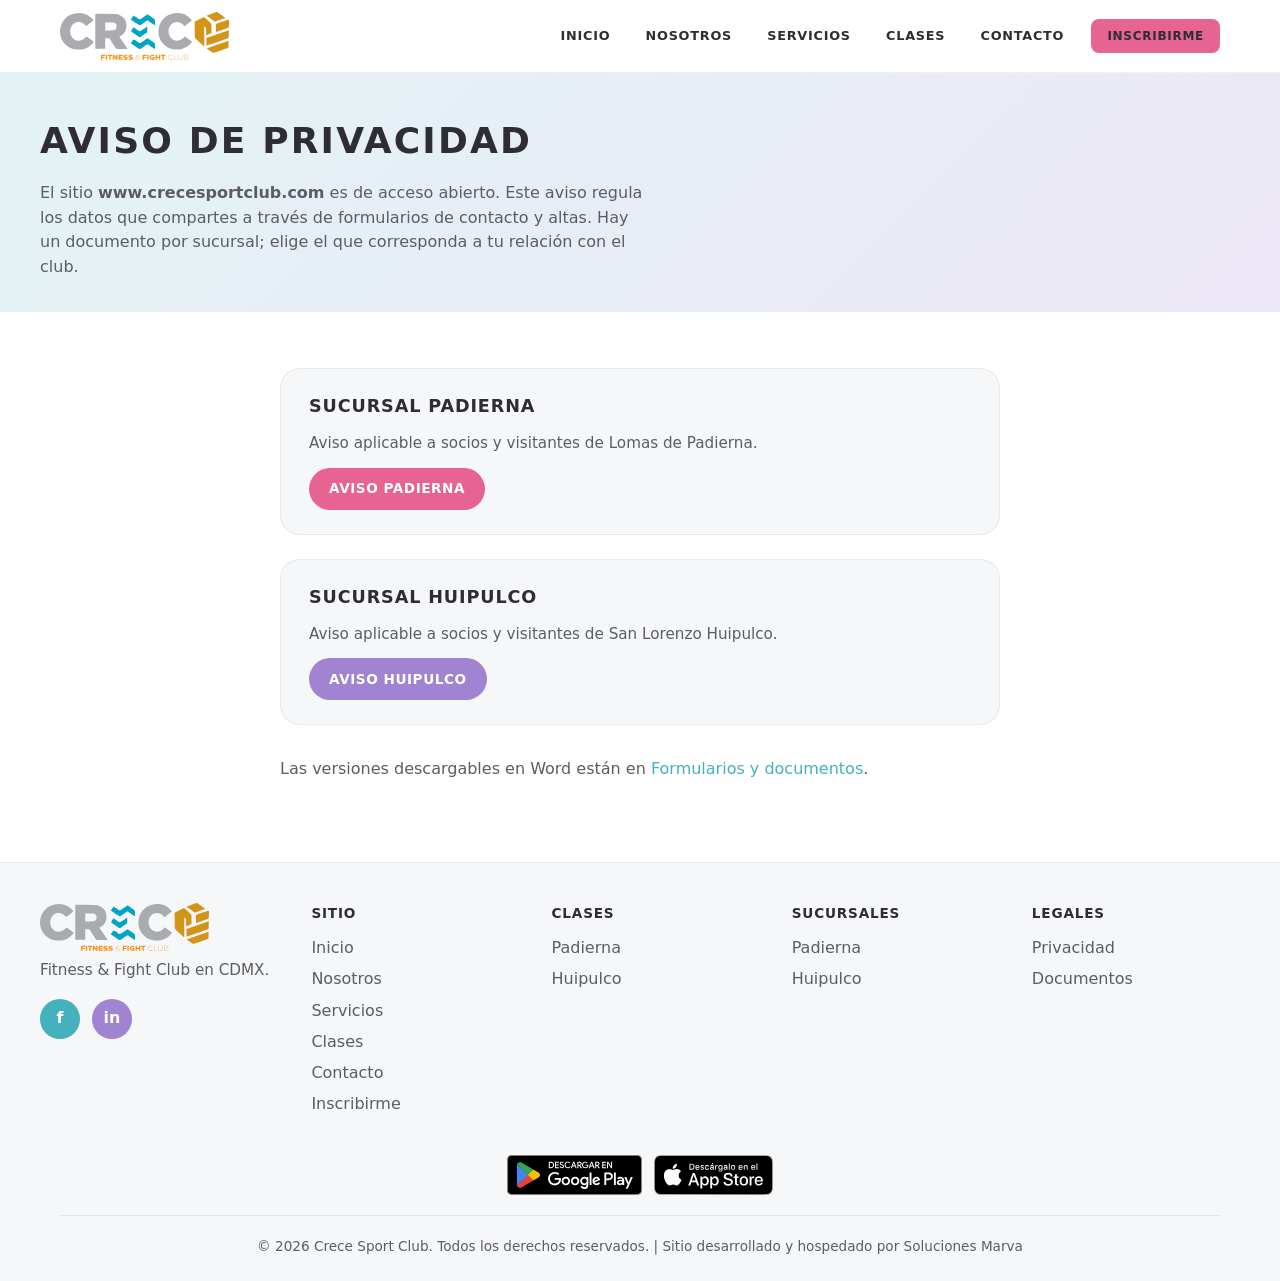
<file: privacidad/index.html>
<!DOCTYPE html>
<html lang="es-MX">
  <head>
    <meta charset="utf-8" />
    <meta name="viewport" content="width=device-width, initial-scale=1" />
    <title>Aviso de privacidad — Crece Sport Club</title>
    <meta name="description" content="Avisos de privacidad por sucursal. Club Deportivo Crece, S.A. de C.V." />
    <link rel="icon" href="https://cdn-clients.solucionesmarva.com/CU2402-00057/img/favicon.ico" type="image/x-icon" />
    <link rel="stylesheet" href="../assets/css/styles.css?v=inscribirme1" />
  <!-- Marva Analytics -->
  <script>
    var _paq = window._paq = window._paq || [];
    /* tracker methods like "setCustomDimension" should be called before "trackPageView" */
    _paq.push(['trackPageView']);
    _paq.push(['enableLinkTracking']);
    (function() {
      var u="//analytics.solucionesmarva.com/";
      _paq.push(['setTrackerUrl', u+'matomo.php']);
      _paq.push(['setSiteId', '5']);
      var d=document, g=d.createElement('script'), s=d.getElementsByTagName('script')[0];
      g.async=true; g.src=u+'matomo.js'; s.parentNode.insertBefore(g,s);
    })();
  </script>
  <!-- End Marva Analytics Code -->
  </head>
  <body>
    <a class="skip-link" href="#contenido">Saltar al contenido</a>
    <header class="site-header">
      <div class="header-inner">
        <a class="logo-link" href="../">
          <img src="../logo.svg" width="200" height="57" alt="Crece Sport Club" />
        </a>
        <button class="nav-toggle" type="button" aria-expanded="false" aria-controls="menu-principal" aria-label="Abrir menú">
          <span></span><span></span><span></span>
        </button>
        <nav class="site-nav" id="menu-principal" aria-label="Principal">
          <ul>
            <li><a href="../">Inicio</a></li>
            <li><a href="../nosotros/">Nosotros</a></li>
            <li><a href="../servicios/">Servicios</a></li>
            <li><a href="../clases/">Clases</a></li>
            <li><a href="../contacto/">Contacto</a></li>
            <li><a class="btn btn--pink nav-cta" href="../inscribirme/">Inscribirme</a></li>
          </ul>
        </nav>
      </div>
    </header>

    <main id="contenido">
      <header class="page-hero">
        <div class="wrap">
          <h1>Aviso de privacidad</h1>
          <p>
            El sitio <strong>www.crecesportclub.com</strong> es de acceso abierto. Este aviso regula los datos que compartes a través de formularios de contacto y
            altas. Hay un documento por sucursal; elige el que corresponda a tu relación con el club.
          </p>
        </div>
      </header>

      <section class="section">
        <div class="wrap" style="max-width: 720px">
          <div class="legal-box">
            <h2>Sucursal Padierna</h2>
            <p>Aviso aplicable a socios y visitantes de Lomas de Padierna.</p>
            <p><a class="btn btn--pink" href="padierna/">Aviso Padierna</a></p>
          </div>
          <div class="legal-box">
            <h2>Sucursal Huipulco</h2>
            <p>Aviso aplicable a socios y visitantes de San Lorenzo Huipulco.</p>
            <p><a class="btn btn--purple" href="huipulco/">Aviso Huipulco</a></p>
          </div>
          <p class="section-lead" style="margin-top: 2rem">
            Las versiones descargables en Word están en <a href="../documentos/">Formularios y documentos</a>.
          </p>
        </div>
      </section>
    </main>

    <footer class="site-footer">
      <div class="wrap footer-grid footer-grid--5">
        <div class="footer-about">
          <a class="logo-link" href="../"><img src="../logo.svg" width="180" height="51" alt="Crece" /></a>
          <p>Fitness &amp; Fight Club en CDMX.</p>
          <div class="social" aria-label="Redes sociales">
            <a href="https://www.facebook.com/" rel="noopener noreferrer" target="_blank" aria-label="Facebook">f</a>
            <a href="https://www.instagram.com/" rel="noopener noreferrer" target="_blank" aria-label="Instagram">in</a>
          </div>
        </div>
        <div>
          <h4>Sitio</h4>
          <ul>
            <li><a href="../">Inicio</a></li>
            <li><a href="../nosotros/">Nosotros</a></li>
            <li><a href="../servicios/">Servicios</a></li>
            <li><a href="../clases/">Clases</a></li>
            <li><a href="../contacto/">Contacto</a></li>
            <li><a href="../inscribirme/">Inscribirme</a></li>
          </ul>
        </div>
        <div>
          <h4>Clases</h4>
          <ul>
            <li><a href="../clases/#padierna">Padierna</a></li>
            <li><a href="../clases/#huipulco">Huipulco</a></li>
          </ul>
        </div>
        <div>
          <h4>Sucursales</h4>
          <ul>
            <li><a href="../contacto/#padierna">Padierna</a></li>
            <li><a href="../contacto/#huipulco">Huipulco</a></li>
          </ul>
        </div>
        <div>
          <h4>Legales</h4>
          <ul>
            <li><a href="./">Privacidad</a></li>
            <li><a href="../documentos/">Documentos</a></li>
          </ul>
        </div>
      </div>
      <div class="footer-bottom">
      <div class="app-store-badges" aria-label="Descargar la app">
        <a href="https://play.google.com/store/apps/details?id=com.crecesportclub.katana" rel="noopener noreferrer" target="_blank">
          <img src="../assets/img/app-badges/google-play.svg" alt="Disponible en Google Play" height="40" width="135" />
        </a>
        <a href="https://apps.apple.com/mx/app/crece-sport-club/id6775593005" rel="noopener noreferrer" target="_blank">
          <img src="../assets/img/app-badges/app-store.svg" alt="Descárgalo en el App Store" height="40" width="120" />
        </a>
      </div>
      <p class="footer-bar">© <span id="y"></span> Crece Sport Club. Todos los derechos reservados. | Sitio desarrollado y hospedado por <a href="https://www.solucionesmarva.com" target="_blank" rel="noopener noreferrer">Soluciones Marva</a></p>
      </div>
    </footer>
    <script>
      document.getElementById("y").textContent = new Date().getFullYear();
    </script>
    <script src="../assets/js/main.js" defer></script>
  </body>
</html>
</file>
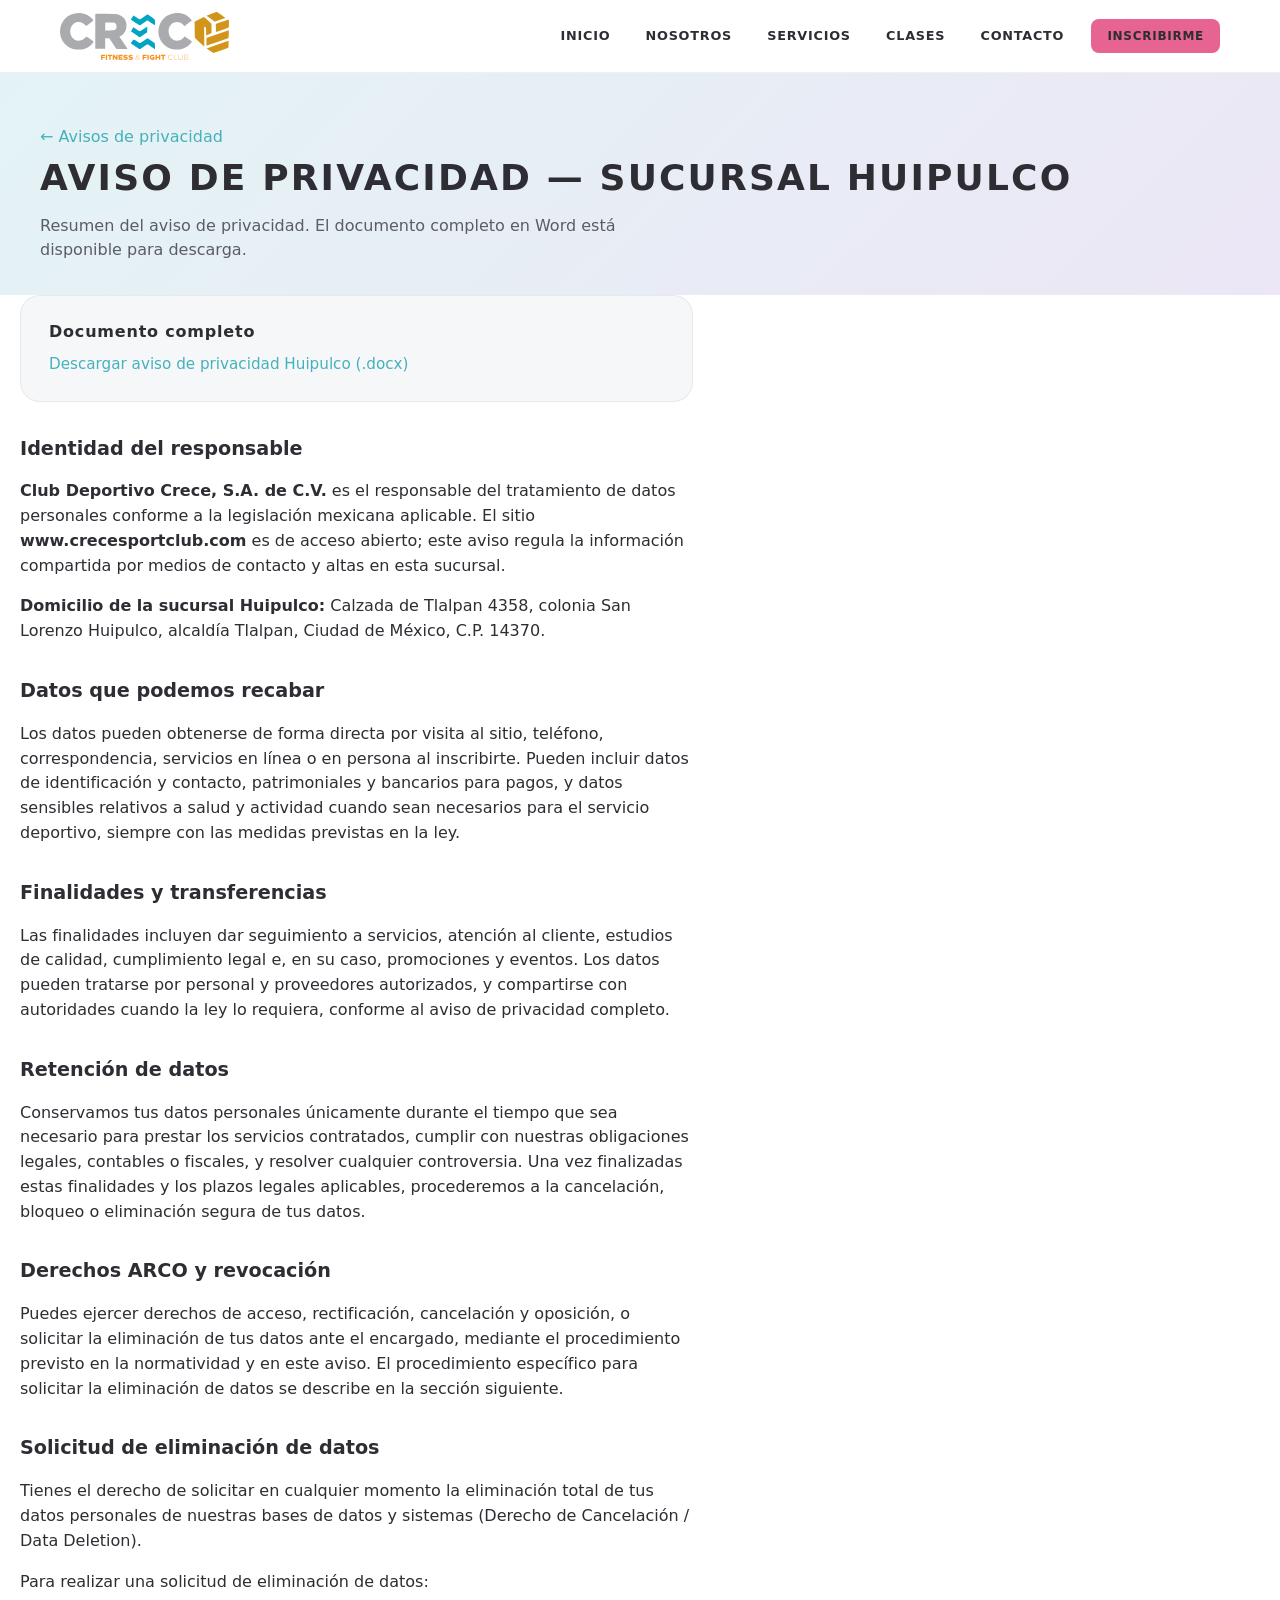
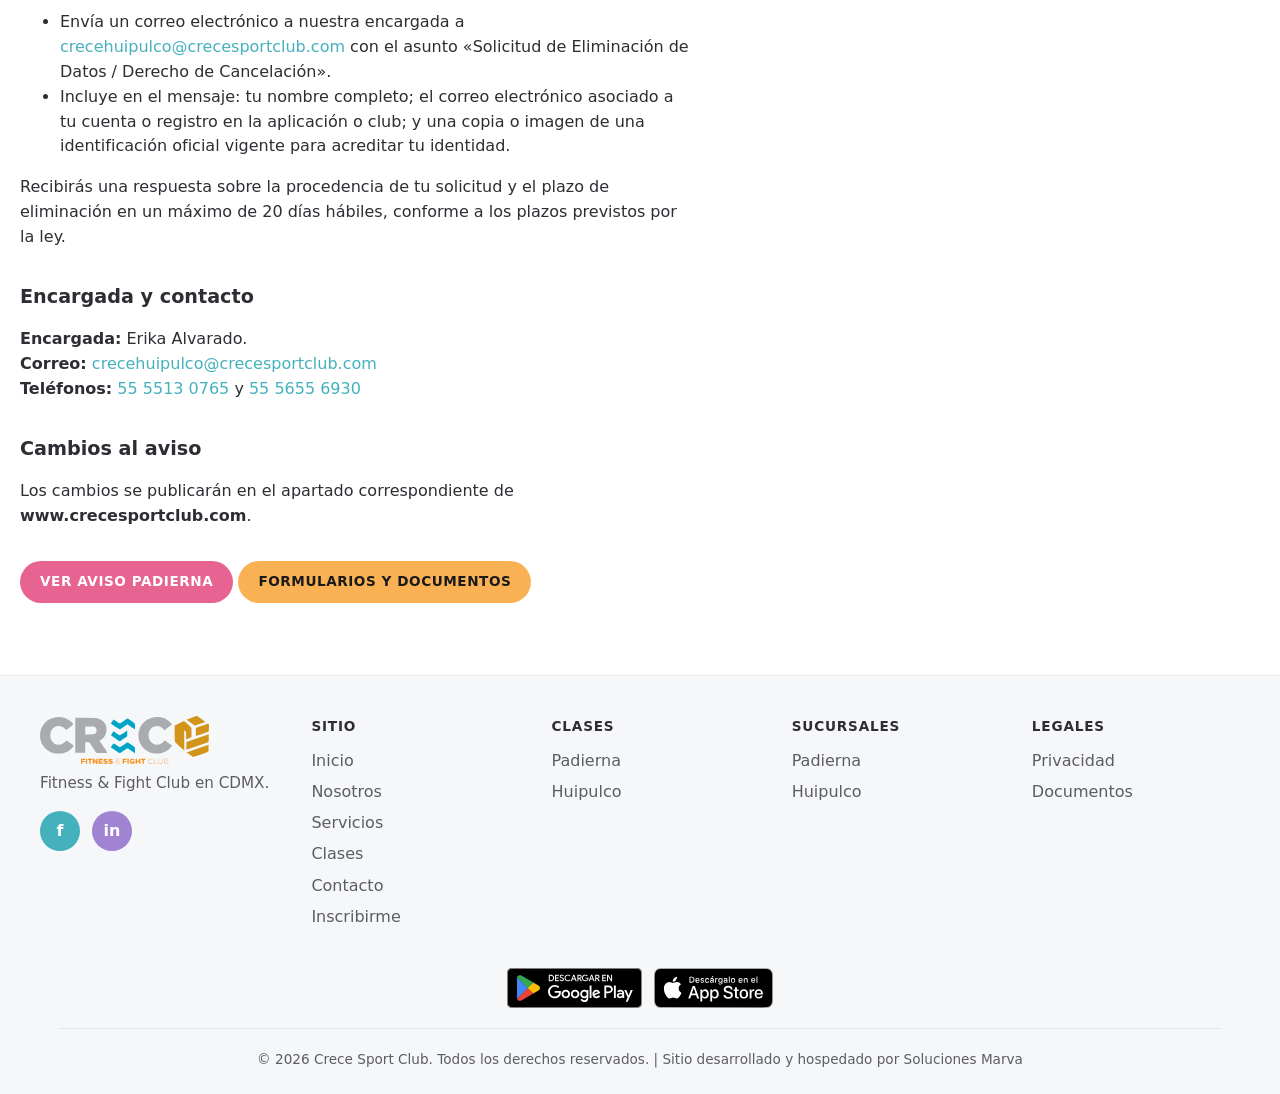
<file: privacidad/huipulco/index.html>
<!DOCTYPE html>
<html lang="es-MX">
  <head>
    <meta charset="utf-8" />
    <meta name="viewport" content="width=device-width, initial-scale=1" />
    <title>Aviso de privacidad — Sucursal Huipulco — Crece Sport Club</title>
    <meta name="description" content="Aviso de privacidad para usuarios de la sucursal Huipulco. Club Deportivo Crece, S.A. de C.V." />
    <link rel="icon" href="https://cdn-clients.solucionesmarva.com/CU2402-00057/img/favicon.ico" type="image/x-icon" />
    <link rel="stylesheet" href="../../assets/css/styles.css?v=inscribirme1" />
  <!-- Marva Analytics -->
  <script>
    var _paq = window._paq = window._paq || [];
    /* tracker methods like "setCustomDimension" should be called before "trackPageView" */
    _paq.push(['trackPageView']);
    _paq.push(['enableLinkTracking']);
    (function() {
      var u="//analytics.solucionesmarva.com/";
      _paq.push(['setTrackerUrl', u+'matomo.php']);
      _paq.push(['setSiteId', '5']);
      var d=document, g=d.createElement('script'), s=d.getElementsByTagName('script')[0];
      g.async=true; g.src=u+'matomo.js'; s.parentNode.insertBefore(g,s);
    })();
  </script>
  <!-- End Marva Analytics Code -->
  </head>
  <body>
    <a class="skip-link" href="#contenido">Saltar al contenido</a>
    <header class="site-header">
      <div class="header-inner">
        <a class="logo-link" href="../../">
          <img src="../../logo.svg" width="200" height="57" alt="Crece Sport Club" />
        </a>
        <button class="nav-toggle" type="button" aria-expanded="false" aria-controls="menu-principal" aria-label="Abrir menú">
          <span></span><span></span><span></span>
        </button>
        <nav class="site-nav" id="menu-principal" aria-label="Principal">
          <ul>
            <li><a href="../../">Inicio</a></li>
            <li><a href="../../nosotros/">Nosotros</a></li>
            <li><a href="../../servicios/">Servicios</a></li>
            <li><a href="../../clases/">Clases</a></li>
            <li><a href="../../contacto/">Contacto</a></li>
            <li><a class="btn btn--pink nav-cta" href="../../inscribirme/">Inscribirme</a></li>
          </ul>
        </nav>
      </div>
    </header>

    <main id="contenido">
      <header class="page-hero">
        <div class="wrap">
          <p><a href="../">← Avisos de privacidad</a></p>
          <h1>Aviso de privacidad — Sucursal Huipulco</h1>
          <p class="section-lead" style="margin: 0.5rem 0 0">
            Resumen del aviso de privacidad. El documento completo en Word está disponible para descarga.
          </p>
        </div>
      </header>

      <article class="section prose" style="padding-top: 0">
        <div class="wrap">
          <div class="legal-box">
            <h2 style="margin: 0 0 0.5rem; font-size: 1rem; text-transform: none">Documento completo</h2>
            <p style="margin: 0">
              <a
                href="https://cdn-clients.solucionesmarva.com/CU2402-00057/docs/Aviso%20de%20Privacidad%20HUIPULCO%20-%20Usuarios.docx"
                rel="noopener noreferrer"
                target="_blank"
                >Descargar aviso de privacidad Huipulco (.docx)</a
              >
            </p>
          </div>

          <h2>Identidad del responsable</h2>
          <p>
            <strong>Club Deportivo Crece, S.A. de C.V.</strong> es el responsable del tratamiento de datos personales conforme a la legislación mexicana aplicable. El sitio
            <strong>www.crecesportclub.com</strong> es de acceso abierto; este aviso regula la información compartida por medios de contacto y altas en esta sucursal.
          </p>
          <p>
            <strong>Domicilio de la sucursal Huipulco:</strong> Calzada de Tlalpan 4358, colonia San Lorenzo Huipulco, alcaldía Tlalpan, Ciudad de México, C.P. 14370.
          </p>

          <h2>Datos que podemos recabar</h2>
          <p>
            Los datos pueden obtenerse de forma directa por visita al sitio, teléfono, correspondencia, servicios en línea o en persona al inscribirte. Pueden incluir datos
            de identificación y contacto, patrimoniales y bancarios para pagos, y datos sensibles relativos a salud y actividad cuando sean necesarios para el servicio
            deportivo, siempre con las medidas previstas en la ley.
          </p>

          <h2>Finalidades y transferencias</h2>
          <p>
            Las finalidades incluyen dar seguimiento a servicios, atención al cliente, estudios de calidad, cumplimiento legal e, en su caso, promociones y eventos. Los datos
            pueden tratarse por personal y proveedores autorizados, y compartirse con autoridades cuando la ley lo requiera, conforme al aviso de privacidad completo.
          </p>

          <h2>Retención de datos</h2>
          <p>
            Conservamos tus datos personales únicamente durante el tiempo que sea necesario para prestar los servicios contratados, cumplir con nuestras obligaciones legales,
            contables o fiscales, y resolver cualquier controversia. Una vez finalizadas estas finalidades y los plazos legales aplicables, procederemos a la cancelación,
            bloqueo o eliminación segura de tus datos.
          </p>

          <h2>Derechos ARCO y revocación</h2>
          <p>
            Puedes ejercer derechos de acceso, rectificación, cancelación y oposición, o solicitar la eliminación de tus datos ante el encargado, mediante el procedimiento
            previsto en la normatividad y en este aviso. El procedimiento específico para solicitar la eliminación de datos se describe en la sección siguiente.
          </p>

          <h2>Solicitud de eliminación de datos</h2>
          <p>
            Tienes el derecho de solicitar en cualquier momento la eliminación total de tus datos personales de nuestras bases de datos y sistemas (Derecho de Cancelación /
            Data Deletion).
          </p>
          <p>Para realizar una solicitud de eliminación de datos:</p>
          <ul>
            <li>
              Envía un correo electrónico a nuestra encargada a
              <a href="mailto:crecehuipulco@crecesportclub.com?subject=Solicitud%20de%20Eliminaci%C3%B3n%20de%20Datos%20%2F%20Derecho%20de%20Cancelaci%C3%B3n"
                >crecehuipulco@crecesportclub.com</a
              >
              con el asunto «Solicitud de Eliminación de Datos / Derecho de Cancelación».
            </li>
            <li>
              Incluye en el mensaje: tu nombre completo; el correo electrónico asociado a tu cuenta o registro en la aplicación o club; y una copia o imagen de una
              identificación oficial vigente para acreditar tu identidad.
            </li>
          </ul>
          <p>
            Recibirás una respuesta sobre la procedencia de tu solicitud y el plazo de eliminación en un máximo de 20 días hábiles, conforme a los plazos previstos por la
            ley.
          </p>

          <h2>Encargada y contacto</h2>
          <p>
            <strong>Encargada:</strong> Erika Alvarado.<br />
            <strong>Correo:</strong> <a href="mailto:crecehuipulco@crecesportclub.com">crecehuipulco@crecesportclub.com</a><br />
            <strong>Teléfonos:</strong> <a href="tel:+525555130765">55 5513 0765</a> y <a href="tel:+525556556930">55 5655 6930</a>
          </p>

          <h2>Cambios al aviso</h2>
          <p>
            Los cambios se publicarán en el apartado correspondiente de <strong>www.crecesportclub.com</strong>.
          </p>

          <p style="margin-top: 2rem">
            <a class="btn btn--pink" href="../padierna/">Ver aviso Padierna</a>
            <a class="btn btn--yellow" href="../../documentos/">Formularios y documentos</a>
          </p>
        </div>
      </article>
    </main>

    <footer class="site-footer">
      <div class="wrap footer-grid footer-grid--5">
        <div class="footer-about">
          <a class="logo-link" href="../../"><img src="../../logo.svg" width="180" height="51" alt="Crece" /></a>
          <p>Fitness &amp; Fight Club en CDMX.</p>
          <div class="social" aria-label="Redes sociales">
            <a href="https://www.facebook.com/" rel="noopener noreferrer" target="_blank" aria-label="Facebook">f</a>
            <a href="https://www.instagram.com/" rel="noopener noreferrer" target="_blank" aria-label="Instagram">in</a>
          </div>
        </div>
        <div>
          <h4>Sitio</h4>
          <ul>
            <li><a href="../../">Inicio</a></li>
            <li><a href="../../nosotros/">Nosotros</a></li>
            <li><a href="../../servicios/">Servicios</a></li>
            <li><a href="../../clases/">Clases</a></li>
            <li><a href="../../contacto/">Contacto</a></li>
            <li><a href="../../inscribirme/">Inscribirme</a></li>
          </ul>
        </div>
        <div>
          <h4>Clases</h4>
          <ul>
            <li><a href="../../clases/#padierna">Padierna</a></li>
            <li><a href="../../clases/#huipulco">Huipulco</a></li>
          </ul>
        </div>
        <div>
          <h4>Sucursales</h4>
          <ul>
            <li><a href="../../contacto/#padierna">Padierna</a></li>
            <li><a href="../../contacto/#huipulco">Huipulco</a></li>
          </ul>
        </div>
        <div>
          <h4>Legales</h4>
          <ul>
            <li><a href="../">Privacidad</a></li>
            <li><a href="../../documentos/">Documentos</a></li>
          </ul>
        </div>
      </div>
      <div class="footer-bottom">
      <div class="app-store-badges" aria-label="Descargar la app">
        <a href="https://play.google.com/store/apps/details?id=com.crecesportclub.katana" rel="noopener noreferrer" target="_blank">
          <img src="../../assets/img/app-badges/google-play.svg" alt="Disponible en Google Play" height="40" width="135" />
        </a>
        <a href="https://apps.apple.com/mx/app/crece-sport-club/id6775593005" rel="noopener noreferrer" target="_blank">
          <img src="../../assets/img/app-badges/app-store.svg" alt="Descárgalo en el App Store" height="40" width="120" />
        </a>
      </div>
      <p class="footer-bar">© <span id="y"></span> Crece Sport Club. Todos los derechos reservados. | Sitio desarrollado y hospedado por <a href="https://www.solucionesmarva.com" target="_blank" rel="noopener noreferrer">Soluciones Marva</a></p>
      </div>
    </footer>
    <script>
      document.getElementById("y").textContent = new Date().getFullYear();
    </script>
    <script src="../../assets/js/main.js" defer></script>
  </body>
</html>
</file>
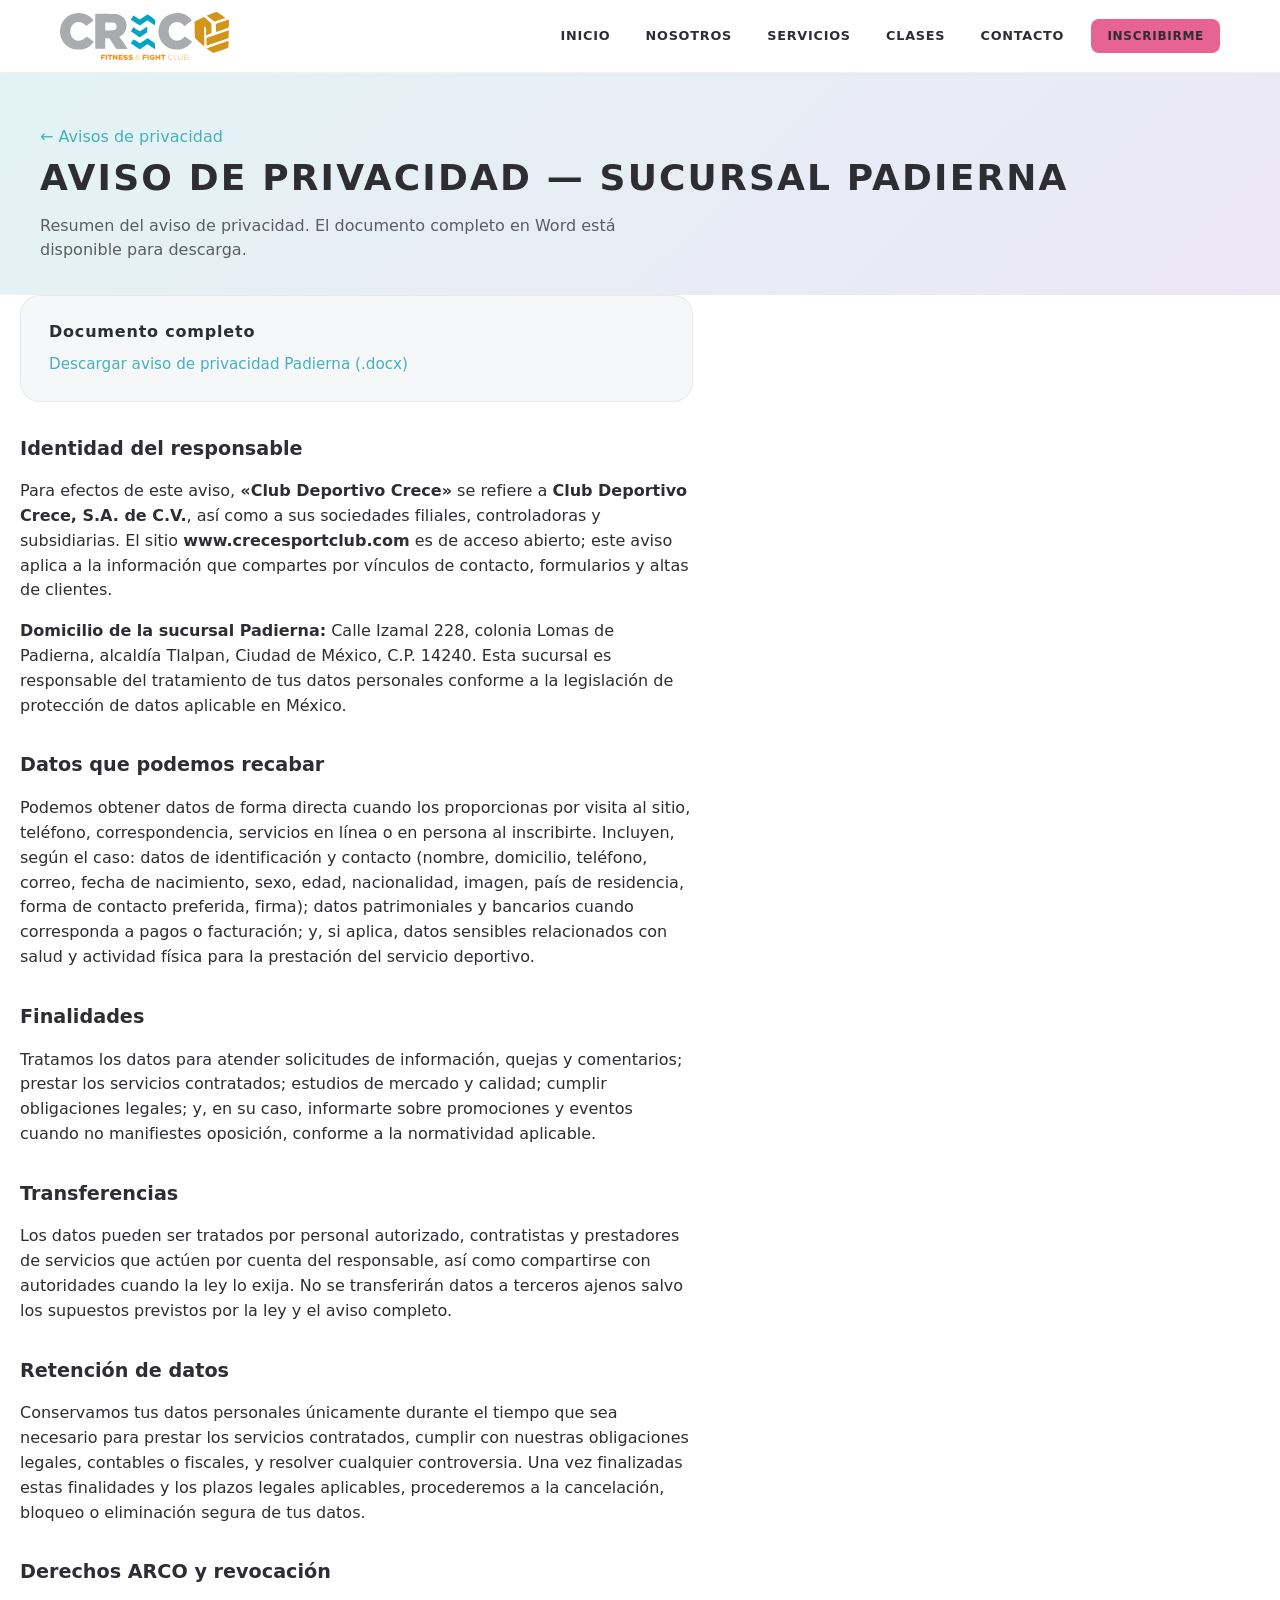
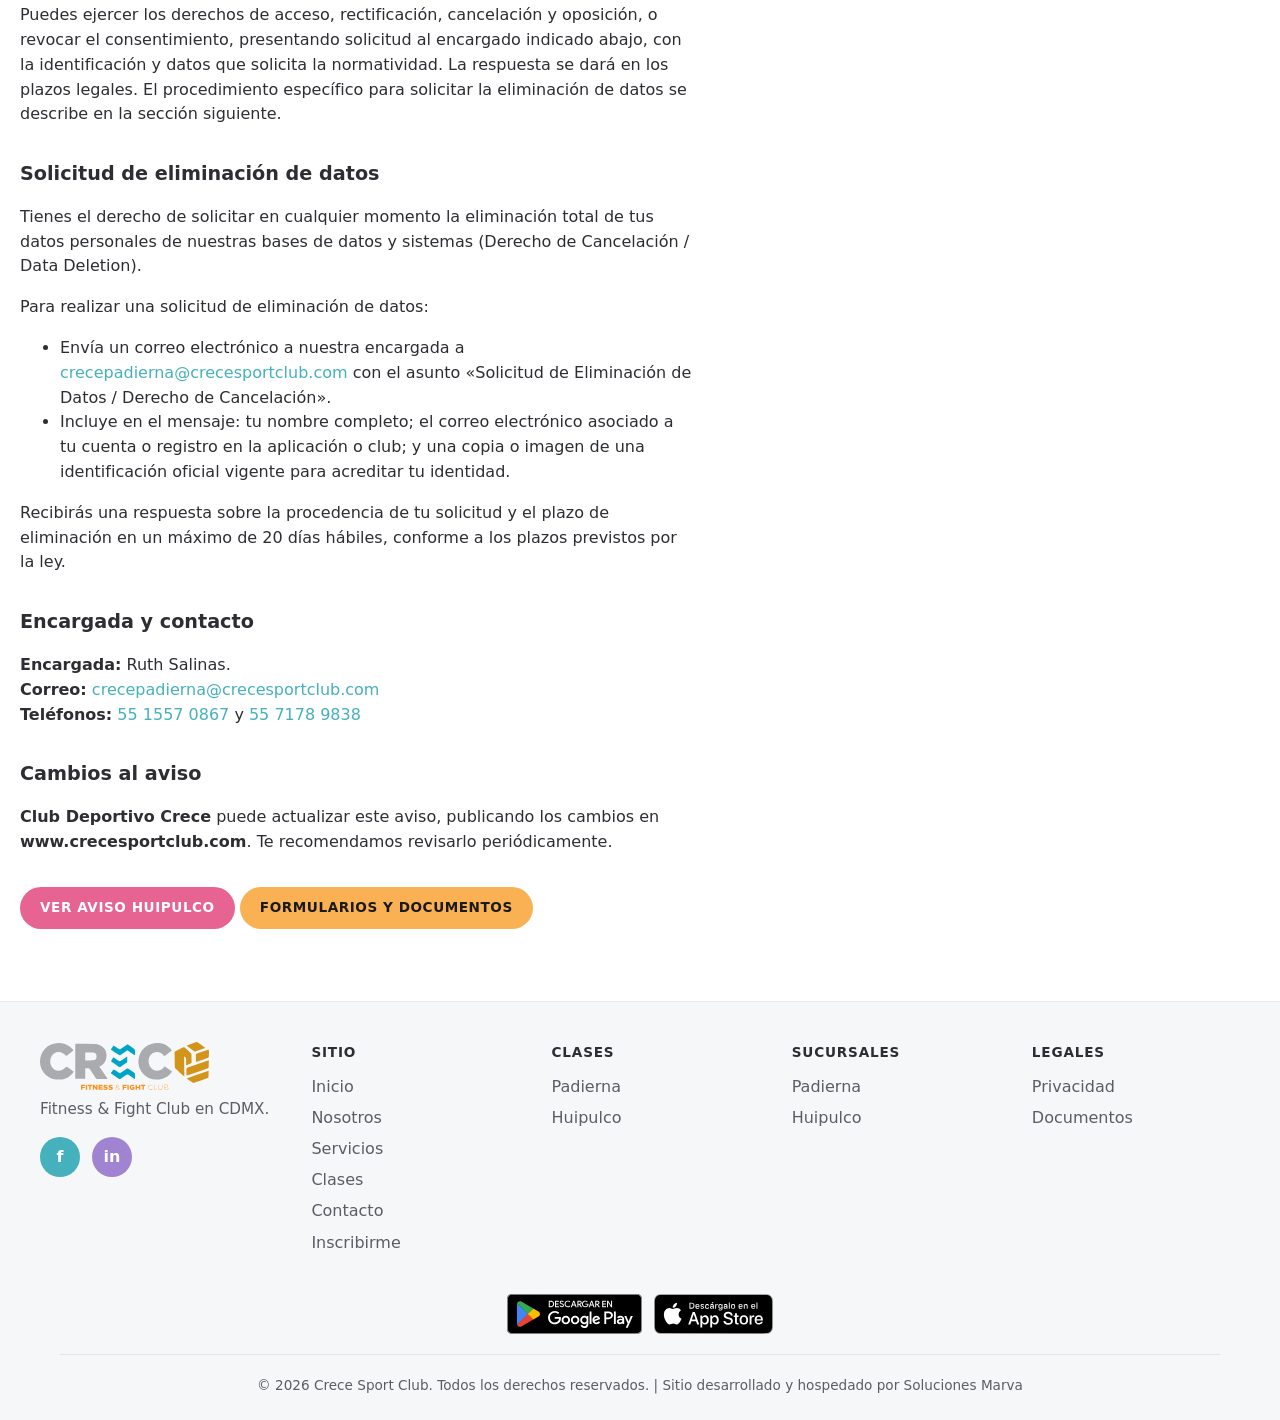
<file: privacidad/padierna/index.html>
<!DOCTYPE html>
<html lang="es-MX">
  <head>
    <meta charset="utf-8" />
    <meta name="viewport" content="width=device-width, initial-scale=1" />
    <title>Aviso de privacidad — Sucursal Padierna — Crece Sport Club</title>
    <meta name="description" content="Aviso de privacidad para usuarios de la sucursal Padierna. Club Deportivo Crece, S.A. de C.V." />
    <link rel="icon" href="https://cdn-clients.solucionesmarva.com/CU2402-00057/img/favicon.ico" type="image/x-icon" />
    <link rel="stylesheet" href="../../assets/css/styles.css?v=inscribirme1" />
  <!-- Marva Analytics -->
  <script>
    var _paq = window._paq = window._paq || [];
    /* tracker methods like "setCustomDimension" should be called before "trackPageView" */
    _paq.push(['trackPageView']);
    _paq.push(['enableLinkTracking']);
    (function() {
      var u="//analytics.solucionesmarva.com/";
      _paq.push(['setTrackerUrl', u+'matomo.php']);
      _paq.push(['setSiteId', '5']);
      var d=document, g=d.createElement('script'), s=d.getElementsByTagName('script')[0];
      g.async=true; g.src=u+'matomo.js'; s.parentNode.insertBefore(g,s);
    })();
  </script>
  <!-- End Marva Analytics Code -->
  </head>
  <body>
    <a class="skip-link" href="#contenido">Saltar al contenido</a>
    <header class="site-header">
      <div class="header-inner">
        <a class="logo-link" href="../../">
          <img src="../../logo.svg" width="200" height="57" alt="Crece Sport Club" />
        </a>
        <button class="nav-toggle" type="button" aria-expanded="false" aria-controls="menu-principal" aria-label="Abrir menú">
          <span></span><span></span><span></span>
        </button>
        <nav class="site-nav" id="menu-principal" aria-label="Principal">
          <ul>
            <li><a href="../../">Inicio</a></li>
            <li><a href="../../nosotros/">Nosotros</a></li>
            <li><a href="../../servicios/">Servicios</a></li>
            <li><a href="../../clases/">Clases</a></li>
            <li><a href="../../contacto/">Contacto</a></li>
            <li><a class="btn btn--pink nav-cta" href="../../inscribirme/">Inscribirme</a></li>
          </ul>
        </nav>
      </div>
    </header>

    <main id="contenido">
      <header class="page-hero">
        <div class="wrap">
          <p><a href="../">← Avisos de privacidad</a></p>
          <h1>Aviso de privacidad — Sucursal Padierna</h1>
          <p class="section-lead" style="margin: 0.5rem 0 0">
            Resumen del aviso de privacidad. El documento completo en Word está disponible para descarga.
          </p>
        </div>
      </header>

      <article class="section prose" style="padding-top: 0">
        <div class="wrap">
          <div class="legal-box">
            <h2 style="margin: 0 0 0.5rem; font-size: 1rem; text-transform: none">Documento completo</h2>
            <p style="margin: 0">
              <a
                href="https://cdn-clients.solucionesmarva.com/CU2402-00057/docs/Aviso%20de%20Privacidad%20Crece%20Sport%20Club%20PADIERNA%20-%20PaiGgina%20web.docx"
                rel="noopener noreferrer"
                target="_blank"
                >Descargar aviso de privacidad Padierna (.docx)</a
              >
            </p>
          </div>

          <h2>Identidad del responsable</h2>
          <p>
            Para efectos de este aviso, <strong>«Club Deportivo Crece»</strong> se refiere a <strong>Club Deportivo Crece, S.A. de C.V.</strong>, así como a sus sociedades filiales,
            controladoras y subsidiarias. El sitio <strong>www.crecesportclub.com</strong> es de acceso abierto; este aviso aplica a la información que compartes por
            vínculos de contacto, formularios y altas de clientes.
          </p>
          <p>
            <strong>Domicilio de la sucursal Padierna:</strong> Calle Izamal 228, colonia Lomas de Padierna, alcaldía Tlalpan, Ciudad de México, C.P. 14240. Esta sucursal es
            responsable del tratamiento de tus datos personales conforme a la legislación de protección de datos aplicable en México.
          </p>

          <h2>Datos que podemos recabar</h2>
          <p>
            Podemos obtener datos de forma directa cuando los proporcionas por visita al sitio, teléfono, correspondencia, servicios en línea o en persona al inscribirte.
            Incluyen, según el caso: datos de identificación y contacto (nombre, domicilio, teléfono, correo, fecha de nacimiento, sexo, edad, nacionalidad, imagen, país de
            residencia, forma de contacto preferida, firma); datos patrimoniales y bancarios cuando corresponda a pagos o facturación; y, si aplica, datos sensibles
            relacionados con salud y actividad física para la prestación del servicio deportivo.
          </p>

          <h2>Finalidades</h2>
          <p>
            Tratamos los datos para atender solicitudes de información, quejas y comentarios; prestar los servicios contratados; estudios de mercado y calidad; cumplir
            obligaciones legales; y, en su caso, informarte sobre promociones y eventos cuando no manifiestes oposición, conforme a la normatividad aplicable.
          </p>

          <h2>Transferencias</h2>
          <p>
            Los datos pueden ser tratados por personal autorizado, contratistas y prestadores de servicios que actúen por cuenta del responsable, así como compartirse con
            autoridades cuando la ley lo exija. No se transferirán datos a terceros ajenos salvo los supuestos previstos por la ley y el aviso completo.
          </p>

          <h2>Retención de datos</h2>
          <p>
            Conservamos tus datos personales únicamente durante el tiempo que sea necesario para prestar los servicios contratados, cumplir con nuestras obligaciones legales,
            contables o fiscales, y resolver cualquier controversia. Una vez finalizadas estas finalidades y los plazos legales aplicables, procederemos a la cancelación,
            bloqueo o eliminación segura de tus datos.
          </p>

          <h2>Derechos ARCO y revocación</h2>
          <p>
            Puedes ejercer los derechos de acceso, rectificación, cancelación y oposición, o revocar el consentimiento, presentando solicitud al encargado indicado abajo, con
            la identificación y datos que solicita la normatividad. La respuesta se dará en los plazos legales. El procedimiento específico para solicitar la eliminación de
            datos se describe en la sección siguiente.
          </p>

          <h2>Solicitud de eliminación de datos</h2>
          <p>
            Tienes el derecho de solicitar en cualquier momento la eliminación total de tus datos personales de nuestras bases de datos y sistemas (Derecho de Cancelación /
            Data Deletion).
          </p>
          <p>Para realizar una solicitud de eliminación de datos:</p>
          <ul>
            <li>
              Envía un correo electrónico a nuestra encargada a
              <a href="mailto:crecepadierna@crecesportclub.com?subject=Solicitud%20de%20Eliminaci%C3%B3n%20de%20Datos%20%2F%20Derecho%20de%20Cancelaci%C3%B3n"
                >crecepadierna@crecesportclub.com</a
              >
              con el asunto «Solicitud de Eliminación de Datos / Derecho de Cancelación».
            </li>
            <li>
              Incluye en el mensaje: tu nombre completo; el correo electrónico asociado a tu cuenta o registro en la aplicación o club; y una copia o imagen de una
              identificación oficial vigente para acreditar tu identidad.
            </li>
          </ul>
          <p>
            Recibirás una respuesta sobre la procedencia de tu solicitud y el plazo de eliminación en un máximo de 20 días hábiles, conforme a los plazos previstos por la
            ley.
          </p>

          <h2>Encargada y contacto</h2>
          <p>
            <strong>Encargada:</strong> Ruth Salinas.<br />
            <strong>Correo:</strong> <a href="mailto:crecepadierna@crecesportclub.com">crecepadierna@crecesportclub.com</a><br />
            <strong>Teléfonos:</strong> <a href="tel:+525515570867">55 1557 0867</a> y <a href="tel:+525571789838">55 7178 9838</a>
          </p>

          <h2>Cambios al aviso</h2>
          <p>
            <strong>Club Deportivo Crece</strong> puede actualizar este aviso, publicando los cambios en <strong>www.crecesportclub.com</strong>. Te recomendamos revisarlo
            periódicamente.
          </p>

          <p style="margin-top: 2rem">
            <a class="btn btn--pink" href="../huipulco/">Ver aviso Huipulco</a>
            <a class="btn btn--yellow" href="../../documentos/">Formularios y documentos</a>
          </p>
        </div>
      </article>
    </main>

    <footer class="site-footer">
      <div class="wrap footer-grid footer-grid--5">
        <div class="footer-about">
          <a class="logo-link" href="../../"><img src="../../logo.svg" width="180" height="51" alt="Crece" /></a>
          <p>Fitness &amp; Fight Club en CDMX.</p>
          <div class="social" aria-label="Redes sociales">
            <a href="https://www.facebook.com/" rel="noopener noreferrer" target="_blank" aria-label="Facebook">f</a>
            <a href="https://www.instagram.com/" rel="noopener noreferrer" target="_blank" aria-label="Instagram">in</a>
          </div>
        </div>
        <div>
          <h4>Sitio</h4>
          <ul>
            <li><a href="../../">Inicio</a></li>
            <li><a href="../../nosotros/">Nosotros</a></li>
            <li><a href="../../servicios/">Servicios</a></li>
            <li><a href="../../clases/">Clases</a></li>
            <li><a href="../../contacto/">Contacto</a></li>
            <li><a href="../../inscribirme/">Inscribirme</a></li>
          </ul>
        </div>
        <div>
          <h4>Clases</h4>
          <ul>
            <li><a href="../../clases/#padierna">Padierna</a></li>
            <li><a href="../../clases/#huipulco">Huipulco</a></li>
          </ul>
        </div>
        <div>
          <h4>Sucursales</h4>
          <ul>
            <li><a href="../../contacto/#padierna">Padierna</a></li>
            <li><a href="../../contacto/#huipulco">Huipulco</a></li>
          </ul>
        </div>
        <div>
          <h4>Legales</h4>
          <ul>
            <li><a href="../">Privacidad</a></li>
            <li><a href="../../documentos/">Documentos</a></li>
          </ul>
        </div>
      </div>
      <div class="footer-bottom">
      <div class="app-store-badges" aria-label="Descargar la app">
        <a href="https://play.google.com/store/apps/details?id=com.crecesportclub.katana" rel="noopener noreferrer" target="_blank">
          <img src="../../assets/img/app-badges/google-play.svg" alt="Disponible en Google Play" height="40" width="135" />
        </a>
        <a href="https://apps.apple.com/mx/app/crece-sport-club/id6775593005" rel="noopener noreferrer" target="_blank">
          <img src="../../assets/img/app-badges/app-store.svg" alt="Descárgalo en el App Store" height="40" width="120" />
        </a>
      </div>
      <p class="footer-bar">© <span id="y"></span> Crece Sport Club. Todos los derechos reservados. | Sitio desarrollado y hospedado por <a href="https://www.solucionesmarva.com" target="_blank" rel="noopener noreferrer">Soluciones Marva</a></p>
      </div>
    </footer>
    <script>
      document.getElementById("y").textContent = new Date().getFullYear();
    </script>
    <script src="../../assets/js/main.js" defer></script>
  </body>
</html>
</file>
<file: assets/css/styles.css>
/* Crece Sport Club — GitHub Pages */
:root {
  --teal: #45b1bd;
  --purple: #a084d1;
  --pink: #e76391;
  --orange: #f9b154;
  --promo-blue: #0072ce;
  --ink: #2d2d33;
  --muted: #5c5c66;
  --bg: #ffffff;
  --surface: #f6f7f9;
  --radius: 12px;
  --radius-lg: 20px;
  --shadow: 0 12px 40px rgba(45, 45, 51, 0.08);
  --font: "Segoe UI", system-ui, -apple-system, BlinkMacSystemFont, sans-serif;
}

*,
*::before,
*::after {
  box-sizing: border-box;
}

html {
  scroll-behavior: smooth;
}

body {
  margin: 0;
  font-family: var(--font);
  color: var(--ink);
  background: var(--bg);
  line-height: 1.55;
}

img {
  max-width: 100%;
  height: auto;
  display: block;
}

a {
  color: var(--teal);
  text-decoration: none;
}

a:hover {
  text-decoration: underline;
}

.skip-link {
  position: absolute;
  left: -9999px;
  top: 0;
  background: var(--ink);
  color: #fff;
  padding: 0.5rem 1rem;
  z-index: 1000;
}

.skip-link:focus {
  left: 0.5rem;
  top: 0.5rem;
}

.site-header {
  position: sticky;
  top: 0;
  z-index: 50;
  background: rgba(255, 255, 255, 0.95);
  backdrop-filter: blur(10px);
  border-bottom: 1px solid rgba(0, 0, 0, 0.06);
}

.header-inner {
  max-width: 1200px;
  margin: 0 auto;
  padding: 0.75rem 1.25rem;
  display: flex;
  align-items: center;
  justify-content: space-between;
  gap: 1rem;
}

.logo-link {
  display: flex;
  align-items: center;
  gap: 0.5rem;
  text-decoration: none;
}

.logo-link img {
  height: 40px;
  width: auto;
}

@media (min-width: 768px) {
  .logo-link img {
    height: 48px;
  }
}

.nav-toggle {
  display: flex;
  flex-direction: column;
  gap: 5px;
  padding: 0.5rem;
  background: none;
  border: 0;
  cursor: pointer;
}

.nav-toggle span {
  width: 24px;
  height: 2px;
  background: var(--ink);
}

@media (min-width: 900px) {
  .nav-toggle {
    display: none;
  }
}

.site-nav ul {
  list-style: none;
  margin: 0;
  padding: 0;
  display: none;
  flex-direction: column;
  gap: 0.25rem;
}

.site-nav.is-open ul {
  display: flex;
}

@media (min-width: 900px) {
  .site-nav ul {
    display: flex;
    flex-direction: row;
    align-items: center;
    gap: 0.5rem;
  }
}

.site-nav a {
  display: block;
  padding: 0.6rem 0.85rem;
  color: var(--ink);
  font-weight: 600;
  font-size: 0.8rem;
  letter-spacing: 0.06em;
  text-transform: uppercase;
  text-decoration: none;
  border-radius: 8px;
}

.site-nav a:hover,
.site-nav a[aria-current="page"] {
  background: rgba(69, 177, 189, 0.12);
  color: var(--teal);
  text-decoration: none;
}

.site-nav .nav-cta {
  padding: 0.5rem 1rem;
  font-size: 0.75rem;
  margin-top: 0.35rem;
}

@media (min-width: 900px) {
  .site-nav .nav-cta {
    margin-top: 0;
    margin-left: 0.35rem;
  }
}

.site-nav a.nav-cta:hover,
.site-nav a.nav-cta[aria-current="page"] {
  background: var(--pink);
  color: #fff;
  filter: brightness(1.05);
}

@media (max-width: 899px) {
  .site-nav {
    position: absolute;
    left: 0;
    right: 0;
    top: 100%;
    background: #fff;
    border-bottom: 1px solid rgba(0, 0, 0, 0.06);
    padding: 0.5rem 1.25rem 1rem;
    box-shadow: var(--shadow);
  }

  .site-nav ul {
    padding-top: 0.5rem;
  }
}

main {
  overflow-x: hidden;
}

.section {
  padding: 3.5rem 1.25rem;
}

.section--tight {
  padding-top: 2rem;
  padding-bottom: 2rem;
}

.wrap {
  max-width: 1200px;
  margin: 0 auto;
}

.hero {
  display: grid;
  gap: 2rem;
  align-items: center;
}

@media (min-width: 900px) {
  .hero {
    grid-template-columns: 1fr 1fr;
    gap: 3rem;
  }
}

.hero-promo {
  margin-bottom: 1.5rem;
  border-radius: var(--radius-lg);
  overflow: hidden;
  box-shadow: var(--shadow);
  background: #f2f2f2;
}

.hero-promo img {
  display: block;
  width: 100%;
  height: auto;
}

.hero-branches {
  display: grid;
  gap: 1.25rem;
  margin-bottom: 2rem;
}

@media (min-width: 720px) {
  .hero-branches {
    grid-template-columns: 1fr 1fr;
    gap: 1.5rem;
  }
}

.hero-branch-card .hero-visual {
  margin-bottom: 0.5rem;
}

.branch-tag {
  margin: 0;
  font-size: 0.72rem;
  font-weight: 700;
  letter-spacing: 0.07em;
  text-transform: uppercase;
  color: var(--muted);
}

.hero-copy-wide {
  max-width: 720px;
}

.gallery-section-title {
  font-size: 1.05rem;
  text-transform: uppercase;
  letter-spacing: 0.06em;
  margin: 0 0 0.5rem;
  color: var(--ink);
}

.gallery-section-title--pad {
  color: var(--teal);
}

.gallery-section-title--hui {
  color: var(--purple);
}

.hero-visual {
  border-radius: var(--radius-lg);
  overflow: hidden;
  box-shadow: var(--shadow);
  background: var(--surface);
  min-height: 220px;
}

.hero-visual img {
  width: 100%;
  object-fit: cover;
  aspect-ratio: 4 / 3;
}

.hero-copy h1 {
  font-size: clamp(1.75rem, 4vw, 2.35rem);
  line-height: 1.2;
  margin: 0 0 1rem;
  font-weight: 800;
  color: var(--ink);
}

.hero-features {
  display: flex;
  flex-wrap: wrap;
  gap: 1rem;
  margin-top: 1.5rem;
}

.hero-feature {
  display: flex;
  align-items: center;
  gap: 0.65rem;
  font-size: 0.95rem;
  color: var(--muted);
}

.dot {
  width: 14px;
  height: 14px;
  border-radius: 50%;
  flex-shrink: 0;
}

.dot--pink {
  background: var(--pink);
}

.dot--teal {
  background: var(--teal);
}

.dot--yellow {
  background: var(--orange);
}

.section-title {
  font-size: clamp(1.35rem, 3vw, 1.75rem);
  text-transform: uppercase;
  letter-spacing: 0.08em;
  margin: 0 0 0.75rem;
  font-weight: 800;
}

.section-lead {
  max-width: 65ch;
  color: var(--muted);
  margin: 0 0 1.5rem;
}

.grid-3 {
  display: grid;
  gap: 1.25rem;
}

@media (min-width: 768px) {
  .grid-3 {
    grid-template-columns: repeat(3, 1fr);
  }
}

.card-block {
  position: relative;
  border-radius: var(--radius-lg);
  overflow: hidden;
  min-height: 280px;
  display: flex;
  flex-direction: column;
  justify-content: flex-end;
  padding: 1.5rem;
  color: #fff;
  isolation: isolate;
}

.card-block::after {
  content: "";
  position: absolute;
  inset: 0;
  background: linear-gradient(180deg, transparent 0%, rgba(0, 0, 0, 0.65) 100%);
  z-index: 1;
}

.card-block > h3,
.card-block > .btn {
  position: relative;
  z-index: 2;
}

.card-block__bg {
  position: absolute;
  inset: 0;
  z-index: -1;
}

.card-block__bg img {
  width: 100%;
  height: 100%;
  object-fit: cover;
}

.card-block--teal .card-block__tint {
  position: absolute;
  inset: 0;
  background: rgba(69, 177, 189, 0.45);
  z-index: 0;
}

.card-block--purple .card-block__tint {
  position: absolute;
  inset: 0;
  background: rgba(160, 132, 209, 0.5);
  z-index: 0;
}

.card-block h3 {
  margin: 0 0 0.75rem;
  font-size: 1.15rem;
  letter-spacing: 0.06em;
  text-transform: uppercase;
}

.btn {
  display: inline-flex;
  align-items: center;
  justify-content: center;
  padding: 0.65rem 1.25rem;
  border-radius: 999px;
  font-weight: 700;
  font-size: 0.85rem;
  letter-spacing: 0.04em;
  text-transform: uppercase;
  text-decoration: none;
  border: 0;
  cursor: pointer;
  transition: transform 0.15s ease, box-shadow 0.15s ease;
}

.btn:hover {
  transform: translateY(-1px);
  box-shadow: 0 8px 24px rgba(0, 0, 0, 0.12);
  text-decoration: none;
}

.btn--pink {
  background: var(--pink);
  color: #fff;
}

.btn--yellow {
  background: var(--orange);
  color: #1a1a1a;
}

.btn--purple {
  background: var(--purple);
  color: #fff;
}

.promo-card {
  background: var(--surface);
  border-radius: var(--radius-lg);
  overflow: hidden;
  box-shadow: var(--shadow);
  display: grid;
}

@media (min-width: 768px) {
  .promo-card {
    grid-template-columns: 1fr 1.1fr;
  }
}

.promo-card__media {
  min-height: 200px;
  background: var(--promo-blue);
}

.promo-card__media img {
  width: 100%;
  height: 100%;
  object-fit: cover;
  min-height: 200px;
}

.promo-card__body {
  padding: 2rem;
  display: flex;
  flex-direction: column;
  justify-content: center;
}

.promo-card__body h2 {
  margin: 0 0 0.5rem;
  font-size: clamp(1.5rem, 3vw, 2rem);
  color: var(--promo-blue);
}

.promo-card__body p {
  margin: 0;
  color: var(--muted);
}

.section--pink {
  background: var(--pink);
  color: #fff;
}

.section--pink .section-title {
  color: #fff;
}

.section--pink .section-lead {
  color: rgba(255, 255, 255, 0.92);
}

.pill-grid {
  display: grid;
  gap: 1.5rem;
}

@media (min-width: 768px) {
  .pill-grid {
    grid-template-columns: repeat(3, 1fr);
  }
}

.pill {
  text-align: center;
  padding: 1.25rem;
}

.pill-icon {
  width: 88px;
  height: 88px;
  border-radius: 50%;
  margin: 0 auto 1rem;
  display: grid;
  place-items: center;
  font-size: 1.75rem;
}

.pill-icon--purple {
  background: var(--purple);
}

.pill-icon--yellow {
  background: var(--orange);
  color: #1a1a1a;
}

.pill-icon--teal {
  background: var(--teal);
}

.pill h3 {
  margin: 0 0 0.5rem;
  font-size: 1rem;
  text-transform: uppercase;
  letter-spacing: 0.05em;
}

.pill p {
  margin: 0;
  font-size: 0.95rem;
  opacity: 0.95;
}

.split-stats {
  display: grid;
  gap: 0;
}

@media (min-width: 900px) {
  .split-stats {
    grid-template-columns: 1fr 1fr;
  }
}

.split-stats__visual {
  display: grid;
  grid-template-rows: 1fr auto;
  min-height: 420px;
}

.split-stats__visual-top {
  min-height: 200px;
  background: var(--surface);
}

.split-stats__visual-top img {
  width: 100%;
  height: 100%;
  object-fit: cover;
  min-height: 200px;
}

.split-stats__story {
  background: var(--orange);
  padding: 2rem;
  color: #1a1a1a;
}

.split-stats__story h2 {
  margin: 0 0 0.75rem;
  font-size: 1.25rem;
  text-transform: uppercase;
  letter-spacing: 0.06em;
}

.split-stats__story p {
  margin: 0 0 1.25rem;
}

.split-stats__actions {
  display: flex;
  flex-wrap: wrap;
  gap: 0.75rem;
}

.split-stats__metrics {
  background: var(--teal);
  color: #fff;
  padding: 2rem;
  display: grid;
  grid-template-columns: 1fr 1fr;
  gap: 1.5rem;
  align-content: center;
}

.metric strong {
  display: block;
  font-size: clamp(1.35rem, 3vw, 1.85rem);
  font-weight: 800;
  margin-bottom: 0.25rem;
}

.metric span {
  font-size: 0.85rem;
  opacity: 0.95;
  text-transform: uppercase;
  letter-spacing: 0.04em;
}

.section--wood {
  background: linear-gradient(180deg, #e8ddd0 0%, #dfd2c2 100%);
}

.schedule-block {
  background: #fff;
  border-radius: var(--radius-lg);
  padding: 1.5rem;
  margin-bottom: 2rem;
  box-shadow: var(--shadow);
  overflow-x: auto;
}

.schedule-block h3 {
  margin: 0 0 1rem;
  font-size: 1.1rem;
  text-transform: uppercase;
  letter-spacing: 0.05em;
  color: var(--ink);
}

table.schedule {
  width: 100%;
  border-collapse: collapse;
  table-layout: fixed;
  font-size: 0.75rem;
  min-width: 820px;
}

table.schedule th,
table.schedule td {
  border: 1px solid rgba(0, 0, 0, 0.08);
  padding: 0.45rem 0.35rem;
  text-align: center;
  vertical-align: middle;
}

table.schedule th {
  background: var(--surface);
  font-weight: 700;
  text-transform: uppercase;
  letter-spacing: 0.04em;
}

table.schedule tbody th {
  white-space: nowrap;
  text-transform: none;
  letter-spacing: 0;
}

table.schedule th:first-child {
  position: sticky;
  left: 0;
  z-index: 1;
  width: 8.5rem;
}

table.schedule thead th:first-child {
  z-index: 2;
}

table.schedule tr.schedule-period > th,
table.schedule tr.schedule-period > td {
  background: #f9b154;
  color: #1a1a1a;
  text-align: left;
  font-weight: 700;
}

.schedule-who,
.schedule-verify {
  display: block;
  margin-top: 0.15rem;
  font-weight: 600;
  line-height: 1.25;
}

.schedule-verify {
  font-size: 0.92em;
}

.schedule-note {
  margin: 0.85rem 0 0;
  font-size: 0.78rem;
  font-weight: 700;
  letter-spacing: 0.02em;
  color: var(--ink);
}

.cell-yoga {
  background: rgba(160, 132, 209, 0.35);
}

.cell-pilates {
  background: rgba(69, 177, 189, 0.35);
}

.cell-box {
  background: rgba(231, 99, 145, 0.35);
}

.cell-spin {
  background: rgba(249, 177, 84, 0.45);
}

.cell-dance {
  background: rgba(0, 114, 206, 0.25);
}

.cell-pink {
  background: #f3a0be;
  color: #4a1230;
  font-weight: 700;
}

.img-alberca {
  object-fit: cover;
  object-position: center 30%;
}

.contact-grid {
  display: grid;
  gap: 1.5rem;
}

@media (min-width: 900px) {
  .contact-grid {
    grid-template-columns: 1.2fr 0.9fr;
    align-items: stretch;
  }
}

.maps-stack {
  background: #dfe2e6;
  border-radius: var(--radius-lg);
  padding: 1.5rem;
  display: grid;
  gap: 1.25rem;
}

.map-embed {
  border-radius: var(--radius);
  overflow: hidden;
  background: #c9ced4;
  box-shadow: var(--shadow);
}

.map-embed iframe {
  width: 100%;
  height: min(52vh, 440px);
  min-height: 260px;
  border: 0;
  display: block;
}

.wrap--form {
  max-width: 920px;
}

.form-embed {
  border-radius: var(--radius);
  overflow: hidden;
  background: var(--surface);
  box-shadow: var(--shadow);
  border: 1px solid rgba(0, 0, 0, 0.06);
}

.form-embed iframe {
  width: 100%;
  height: 2800px;
  min-height: 1200px;
  border: 0;
  display: block;
  background: #fff;
  overflow: hidden;
}

.form-embed-fallback {
  margin: 1rem 0 0;
  font-size: 0.9rem;
  color: var(--muted);
  text-align: center;
}

.map-slot {
  background: #c9ced4;
  border-radius: var(--radius);
  min-height: 200px;
  display: grid;
  place-items: center;
  color: var(--muted);
  font-weight: 600;
  text-align: center;
  padding: 1rem;
}

.contact-panel {
  background: var(--orange);
  border-radius: var(--radius-lg);
  padding: 2rem;
  color: #1a1a1a;
}

.contact-panel h2 {
  margin: 0 0 1rem;
  font-size: 1.35rem;
}

.contact-list {
  list-style: none;
  margin: 0;
  padding: 0;
}

.contact-list li {
  margin-bottom: 1.25rem;
  padding-left: 2rem;
  position: relative;
}

.contact-list li::before {
  position: absolute;
  left: 0;
  top: 0.1rem;
  font-size: 1.1rem;
}

.contact-list .icon-phone::before {
  content: "📞";
}

.contact-list .icon-mail::before {
  content: "✉️";
}

.contact-list .icon-pin::before {
  content: "📍";
}

.promo-list {
  background: #fff;
  border-radius: var(--radius-lg);
  padding: 1.5rem;
  box-shadow: var(--shadow);
  color: var(--ink);
}

.promo-list h3 {
  margin: 0 0 0.75rem;
  font-size: 1rem;
  text-transform: uppercase;
  letter-spacing: 0.05em;
  color: var(--teal);
}

.promo-list ul {
  margin: 0 0 1.25rem;
  padding-left: 1.1rem;
}

.promo-list li {
  margin-bottom: 0.35rem;
}

.site-footer {
  background: var(--surface);
  padding: 2.5rem 1.25rem 1.5rem;
  margin-top: 0;
  border-top: 1px solid rgba(0, 0, 0, 0.06);
}

.footer-grid {
  display: grid;
  gap: 2rem;
}

@media (min-width: 768px) {
  .footer-grid {
    grid-template-columns: 1.2fr repeat(3, 1fr);
  }

  .footer-grid--5 {
    grid-template-columns: 1.15fr repeat(4, minmax(0, 1fr));
  }
}

.site-footer h4 {
  margin: 0 0 0.75rem;
  font-size: 0.85rem;
  text-transform: uppercase;
  letter-spacing: 0.06em;
}

.site-footer ul {
  list-style: none;
  margin: 0;
  padding: 0;
}

.site-footer li {
  margin-bottom: 0.4rem;
}

.site-footer a {
  color: var(--muted);
  text-decoration: none;
}

.site-footer a:hover {
  color: var(--teal);
}

.footer-about p {
  margin: 0.5rem 0 0;
  color: var(--muted);
  font-size: 0.95rem;
}

.social {
  display: flex;
  gap: 0.75rem;
  margin-top: 1rem;
}

.social a {
  width: 40px;
  height: 40px;
  border-radius: 50%;
  display: grid;
  place-items: center;
  background: var(--teal);
  color: #fff;
  font-weight: 800;
  text-decoration: none;
}

.social a:nth-child(2) {
  background: var(--purple);
}

.footer-bottom {
  display: flex;
  flex-direction: column;
  align-items: center;
  justify-content: center;
  width: 100%;
  max-width: 1200px;
  margin: 2rem auto 0;
  padding: 0 1.25rem;
  box-sizing: border-box;
  text-align: center;
}

.app-store-badges {
  display: flex;
  flex-direction: row;
  justify-content: center;
  align-items: center;
  flex-wrap: nowrap;
  gap: 0.75rem;
  margin: 0;
  padding: 0;
  border: 0;
  width: auto;
}

.app-store-badges a {
  display: inline-block;
  line-height: 0;
  flex-shrink: 0;
}

.app-store-badges a:hover {
  opacity: 0.88;
  color: inherit;
}

.app-store-badges img {
  display: block;
  height: 40px;
  width: auto;
}

.footer-bar {
  width: 100%;
  margin: 1.25rem 0 0;
  padding: 1.25rem 0 0;
  border-top: 1px solid rgba(0, 0, 0, 0.08);
  font-size: 0.85rem;
  color: var(--muted);
  text-align: center;
  box-sizing: border-box;
}

.page-hero {
  background: linear-gradient(135deg, rgba(69, 177, 189, 0.15), rgba(160, 132, 209, 0.2));
  padding: 2.5rem 1.25rem 2rem;
}

.page-hero h1 {
  margin: 0;
  font-size: clamp(1.75rem, 4vw, 2.25rem);
  text-transform: uppercase;
  letter-spacing: 0.06em;
}

.page-hero p {
  margin: 0.75rem 0 0;
  max-width: 60ch;
  color: var(--muted);
}

.prose {
  max-width: 70ch;
}

.prose h2 {
  margin-top: 2rem;
  font-size: 1.2rem;
}

.service-list {
  display: grid;
  gap: 1rem;
}

@media (min-width: 640px) {
  .service-list {
    grid-template-columns: repeat(2, 1fr);
  }
}

.service-item {
  background: var(--surface);
  border-radius: var(--radius);
  padding: 1.25rem;
  border-left: 4px solid var(--teal);
}

.service-item h3 {
  margin: 0 0 0.35rem;
  font-size: 1.05rem;
}

.service-item p {
  margin: 0;
  color: var(--muted);
  font-size: 0.95rem;
}

.legal-box {
  background: var(--surface);
  border-radius: var(--radius-lg);
  padding: 1.5rem 1.75rem;
  margin-bottom: 1.5rem;
  border: 1px solid rgba(0, 0, 0, 0.06);
}

.legal-box h2 {
  margin: 0 0 0.75rem;
  font-size: 1.1rem;
  text-transform: uppercase;
  letter-spacing: 0.05em;
}

.legal-box p {
  margin: 0 0 0.75rem;
  color: var(--muted);
  font-size: 0.95rem;
}

.legal-box p:last-child {
  margin-bottom: 0;
}

.doc-list {
  list-style: none;
  margin: 0;
  padding: 0;
}

.doc-list li {
  padding: 1rem 0;
  border-bottom: 1px solid rgba(0, 0, 0, 0.08);
}

.doc-list a {
  font-weight: 700;
  color: var(--teal);
}

.doc-list span {
  display: block;
  font-size: 0.9rem;
  color: var(--muted);
  font-weight: 400;
  margin-top: 0.25rem;
}
</file>
<file: manual_app/css/manual.css>
:root {
  --bg: #eef1f5;
  --surface: #ffffff;
  --text: #1c2127;
  --muted: #5a6572;
  --accent: #e85d24;
  --accent-dark: #c44a18;
  --accent-soft: #fff0e8;
  --brand: #1a3a5c;
  --border: #d8dee6;
  --nav-width: 300px;
  --shadow: 0 4px 24px rgba(26, 58, 92, 0.08);
  --radius: 12px;
  --content-max: 780px;
}

* { box-sizing: border-box; }

html { scroll-behavior: smooth; }

body {
  margin: 0;
  font-family: "Segoe UI", "Helvetica Neue", Arial, sans-serif;
  font-size: 17px;
  line-height: 1.7;
  color: var(--text);
  background: var(--bg);
}

.layout {
  display: flex;
  min-height: 100vh;
}

/* —— Barra lateral —— */
nav.sidebar {
  position: fixed;
  top: 0;
  left: 0;
  z-index: 100;
  width: var(--nav-width);
  height: 100vh;
  overflow-y: auto;
  background: linear-gradient(180deg, var(--brand) 0%, #243f5e 100%);
  color: #e8eef4;
  padding: 0 0 2rem;
  box-shadow: 4px 0 20px rgba(0, 0, 0, 0.12);
}

.sidebar-brand {
  padding: 1.35rem 1.25rem 1rem;
  border-bottom: 1px solid rgba(255, 255, 255, 0.12);
}

.sidebar-brand h1 {
  font-size: 1.05rem;
  font-weight: 700;
  margin: 0 0 0.2rem;
  line-height: 1.35;
  color: #fff;
}

.sidebar-brand .subtitle {
  font-size: 0.78rem;
  color: rgba(255, 255, 255, 0.65);
  margin: 0;
}

.nav-search-wrap {
  padding: 0.85rem 1rem;
}

.nav-search {
  width: 100%;
  padding: 0.55rem 0.75rem;
  border: none;
  border-radius: 8px;
  font-size: 0.88rem;
  background: rgba(255, 255, 255, 0.12);
  color: #fff;
  outline: none;
}

.nav-search::placeholder { color: rgba(255, 255, 255, 0.5); }

.nav-search:focus {
  background: rgba(255, 255, 255, 0.2);
  box-shadow: 0 0 0 2px var(--accent);
}

nav.sidebar .nav-scroll {
  padding: 0.25rem 0.65rem 1rem;
}

nav.sidebar ul {
  list-style: none;
  padding: 0;
  margin: 0;
}

nav.sidebar li { margin: 0.1rem 0; }

nav.sidebar li.nav-hidden { display: none; }

nav.sidebar a {
  display: block;
  padding: 0.42rem 0.65rem;
  color: rgba(255, 255, 255, 0.88);
  text-decoration: none;
  font-size: 0.86rem;
  border-radius: 8px;
  transition: background 0.15s, color 0.15s;
}

nav.sidebar a:hover {
  background: rgba(255, 255, 255, 0.12);
  color: #fff;
}

nav.sidebar a.is-active {
  background: var(--accent);
  color: #fff;
  font-weight: 600;
}

nav.sidebar .nav-group {
  font-size: 0.68rem;
  font-weight: 700;
  text-transform: uppercase;
  letter-spacing: 0.06em;
  color: rgba(255, 255, 255, 0.45);
  margin: 1.1rem 0 0.4rem 0.65rem;
  padding-top: 0.5rem;
}

nav.sidebar .nav-group:first-child { margin-top: 0.25rem; }

/* —— Contenido —— */
main.content {
  flex: 1;
  margin-left: var(--nav-width);
  min-width: 0;
  padding: 0 2.5rem 4rem;
}

.content-header {
  position: sticky;
  top: 0;
  z-index: 50;
  background: rgba(238, 241, 245, 0.92);
  backdrop-filter: blur(8px);
  padding: 1rem 0 1.25rem;
  margin-bottom: 0.5rem;
  border-bottom: 1px solid var(--border);
}

.content-header .eyebrow {
  font-size: 0.75rem;
  font-weight: 700;
  text-transform: uppercase;
  letter-spacing: 0.05em;
  color: var(--accent);
  margin: 0 0 0.25rem;
}

.content-header h2.page-title {
  font-size: 1.75rem;
  margin: 0;
  color: var(--brand);
  border: none;
  padding: 0;
}

.content-inner {
  max-width: var(--content-max);
}

main.content h2 {
  font-size: 1.55rem;
  font-weight: 700;
  margin: 3rem 0 1rem;
  padding: 1.25rem 0 0.5rem;
  color: var(--brand);
  border-top: 3px solid var(--border);
  scroll-margin-top: 5rem;
}

main.content h2:first-of-type {
  margin-top: 0;
  padding-top: 0;
  border-top: none;
}

main.content h3 {
  font-size: 1.15rem;
  font-weight: 600;
  margin: 2rem 0 0.65rem;
  color: #2a3f52;
  scroll-margin-top: 5rem;
}

main.content h4 {
  font-size: 1rem;
  font-weight: 600;
  margin: 1.5rem 0 0.5rem;
  color: #3d4f5f;
}

p { margin: 0.85rem 0; }

.lead {
  font-size: 1.12rem;
  line-height: 1.75;
  color: var(--muted);
  padding: 1rem 1.25rem;
  background: var(--surface);
  border-radius: var(--radius);
  border-left: 4px solid var(--accent);
  box-shadow: var(--shadow);
}

.note, .warning, .tip {
  padding: 1rem 1.2rem 1rem 1.35rem;
  border-radius: var(--radius);
  margin: 1.25rem 0;
  border-left: 5px solid;
  box-shadow: var(--shadow);
}

.note {
  background: #f0f6ff;
  border-color: #3b82f6;
}

.note strong:first-child,
.warning strong:first-child,
.tip strong:first-child {
  display: block;
  margin-bottom: 0.35rem;
  font-size: 0.95rem;
}

.warning {
  background: #fffbeb;
  border-color: #d97706;
}

.tip {
  background: var(--accent-soft);
  border-color: var(--accent);
}

table {
  width: 100%;
  border-collapse: separate;
  border-spacing: 0;
  margin: 1.25rem 0 1.75rem;
  font-size: 0.9rem;
  background: var(--surface);
  border-radius: var(--radius);
  overflow: hidden;
  box-shadow: var(--shadow);
}

th, td {
  border-bottom: 1px solid var(--border);
  padding: 0.7rem 0.9rem;
  text-align: left;
  vertical-align: top;
}

tr:last-child td { border-bottom: none; }

th {
  background: var(--brand);
  color: #fff;
  font-weight: 600;
  font-size: 0.82rem;
  text-transform: uppercase;
  letter-spacing: 0.03em;
}

tbody tr:nth-child(even) { background: #f8fafc; }

tbody tr:hover { background: #f0f4f8; }

ul, ol {
  margin: 0.65rem 0 1.1rem;
  padding-left: 1.5rem;
}

li { margin: 0.45rem 0; }

li::marker { color: var(--accent); }

.steps {
  counter-reset: step;
  list-style: none;
  padding-left: 0;
  margin: 1.25rem 0;
}

.steps li {
  counter-increment: step;
  position: relative;
  padding: 1rem 1rem 1rem 3.25rem;
  margin: 0.75rem 0;
  background: var(--surface);
  border-radius: var(--radius);
  box-shadow: var(--shadow);
}

.steps li::before {
  content: counter(step);
  position: absolute;
  left: 1rem;
  top: 1rem;
  width: 1.85rem;
  height: 1.85rem;
  background: var(--accent);
  color: #fff;
  border-radius: 50%;
  text-align: center;
  line-height: 1.85rem;
  font-size: 0.9rem;
  font-weight: 700;
}

.badge {
  display: inline-block;
  font-size: 0.72rem;
  font-weight: 700;
  padding: 0.2rem 0.55rem;
  border-radius: 6px;
  vertical-align: middle;
  letter-spacing: 0.02em;
}

.badge-app { background: #dbeafe; color: #1e40af; }
.badge-web { background: #fce7f3; color: #9d174d; }
.badge-kiosk { background: #d1fae5; color: #065f46; }

a:not(nav.sidebar a) {
  color: var(--accent-dark);
  font-weight: 500;
}

.content-footer {
  margin-top: 3rem;
  padding-top: 1.5rem;
  border-top: 1px solid var(--border);
  font-size: 0.85rem;
  color: var(--muted);
}

.btn-top {
  position: fixed;
  bottom: 1.5rem;
  right: 1.5rem;
  z-index: 80;
  width: 48px;
  height: 48px;
  border: none;
  border-radius: 50%;
  background: var(--accent);
  color: #fff;
  font-size: 1.25rem;
  cursor: pointer;
  box-shadow: 0 4px 16px rgba(232, 93, 36, 0.45);
  opacity: 0;
  pointer-events: none;
  transition: opacity 0.2s, transform 0.2s;
}

.btn-top.visible {
  opacity: 1;
  pointer-events: auto;
}

.btn-top:hover { transform: translateY(-2px); }

.menu-toggle {
  display: none;
  position: fixed;
  top: 0.75rem;
  left: 0.75rem;
  z-index: 200;
  padding: 0.5rem 0.85rem;
  border: none;
  border-radius: 8px;
  background: var(--brand);
  color: #fff;
  font-size: 0.9rem;
  font-weight: 600;
  cursor: pointer;
  box-shadow: var(--shadow);
}

@media (max-width: 960px) {
  .menu-toggle { display: block; }

  nav.sidebar {
    transform: translateX(-100%);
    transition: transform 0.25s ease;
  }

  nav.sidebar.open { transform: translateX(0); }

  main.content {
    margin-left: 0;
    padding: 4rem 1.15rem 3rem;
  }

  .content-header h2.page-title { font-size: 1.35rem; }
}

@media print {
  nav.sidebar, .btn-top, .menu-toggle, .nav-search-wrap { display: none !important; }
  main.content { margin-left: 0; padding: 0; }
  main.content h2 { page-break-before: always; }
  main.content h2:first-of-type { page-break-before: avoid; }
}
</file>
